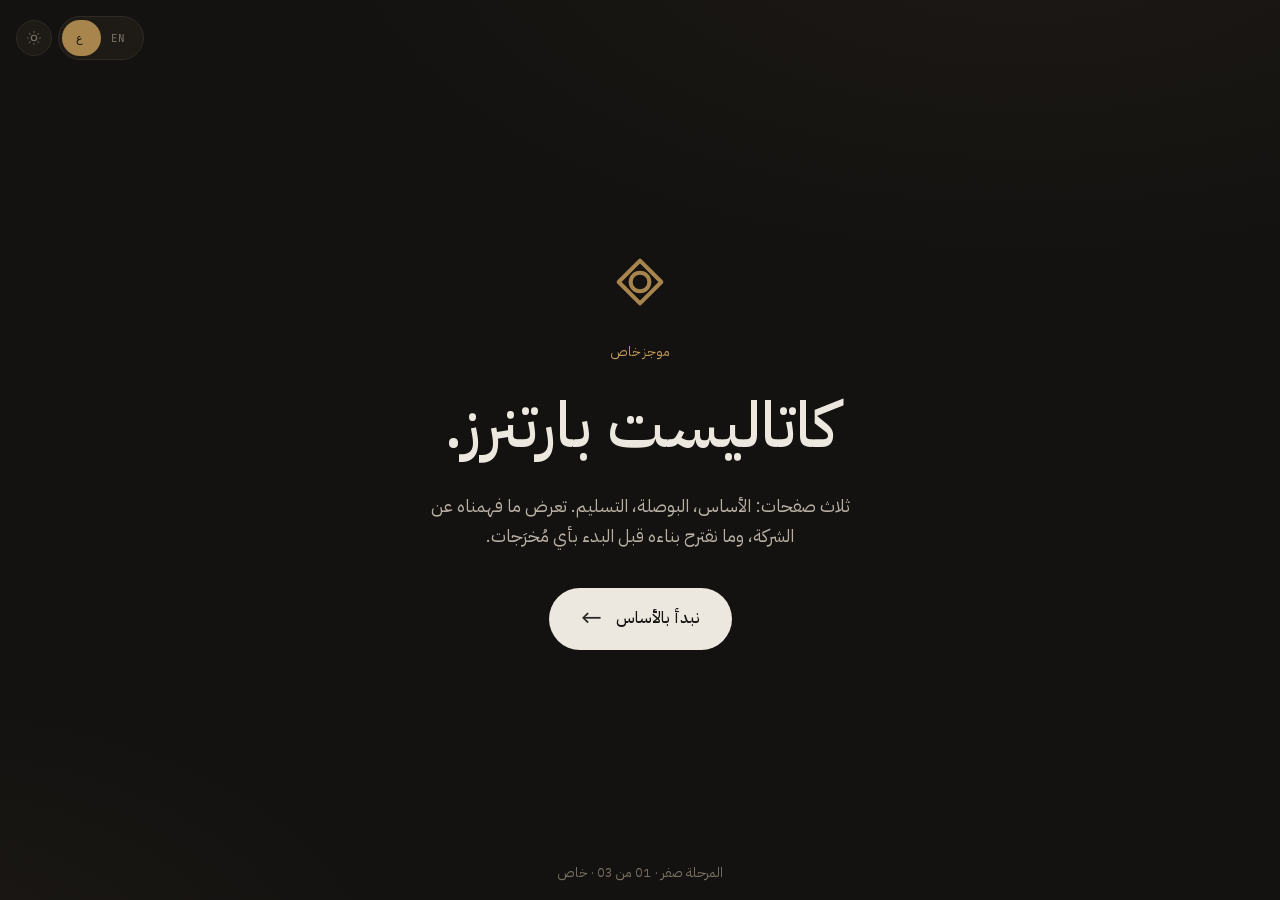
<file: index.html>
<!doctype html>
<html lang="ar" dir="rtl">
  <head>
    <meta charset="utf-8" />
    <meta
      name="viewport"
      content="width=device-width, initial-scale=1, viewport-fit=cover"
    />
    <meta name="robots" content="noindex, nofollow" />
    <title>كاتاليست بارتنرز — موجز خاص</title>

    <script>
      // Pre-paint: apply stored lang + theme so first frame is never wrong.
      (function () {
        try {
          var l = localStorage.getItem("cp_lang") || "ar";
          var t = localStorage.getItem("cp_theme") || "dark"; // default-dark, private night-read
          var h = document.documentElement;
          h.lang = l === "en" ? "en" : "ar";
          h.dir = l === "en" ? "ltr" : "rtl";
          h.setAttribute("data-theme", t === "light" ? "light" : "dark");
          h.setAttribute("data-lang", l);
        } catch (e) {}
      })();
    </script>

    <!-- AR — preload critical weights so first-paint text is real, not fallback. -->
    <link
      rel="preload"
      href="fonts/400.woff2"
      as="font"
      type="font/woff2"
      crossorigin
    />
    <link
      rel="preload"
      href="fonts/700.woff2"
      as="font"
      type="font/woff2"
      crossorigin
    />

    <!-- Design system: tokens, type scale, AR @font-face. -->
    <link rel="stylesheet" href="site/system.css" />

    <!-- EN fonts — async load, never blocks first paint. -->
    <link rel="preconnect" href="https://fonts.googleapis.com" />
    <link rel="preconnect" href="https://fonts.gstatic.com" crossorigin />
    <link
      rel="stylesheet"
      href="https://fonts.googleapis.com/css2?family=Instrument+Serif:ital@0;1&family=Inter+Tight:wght@400;500&family=JetBrains+Mono:wght@400&display=swap"
      media="print"
      onload="this.media = 'all'"
    />
    <noscript
      ><link
        rel="stylesheet"
        href="https://fonts.googleapis.com/css2?family=Instrument+Serif:ital@0;1&family=Inter+Tight:wght@400;500&family=JetBrains+Mono:wght@400&display=swap"
    /></noscript>

    <style>
      /* Page-only — system.css carries every shared token. */

      html[data-lang="en"] [data-show="ar"] {
        display: none;
      }
      html[data-lang="ar"] [data-show="en"] {
        display: none;
      }

      body {
        min-height: 100vh;
        background:
          radial-gradient(
            1200px 600px at 80% -10%,
            var(--paper-2) 0%,
            transparent 60%
          ),
          radial-gradient(
            900px 500px at -10% 110%,
            var(--paper-2) 0%,
            transparent 60%
          ),
          var(--paper);
        display: grid;
        place-items: center;
        padding: 48px var(--sx);
      }

      .wrap {
        max-width: 560px;
        width: 100%;
        text-align: center;
        display: flex;
        flex-direction: column;
        gap: 28px;
        align-items: center;
        opacity: 0;
        transform: translateY(12px);
        animation: rise 0.8s var(--ease) forwards;
      }
      @keyframes rise {
        to {
          opacity: 1;
          transform: none;
        }
      }

      .glyph {
        width: 64px;
        height: 64px;
        color: var(--bronze);
        animation: rotin 1.2s var(--ease);
      }
      @media (max-width: 480px) {
        .glyph { width: 52px; height: 52px; }
      }
      @keyframes rotin {
        from {
          opacity: 0;
          transform: rotate(-45deg) scale(0.7);
        }
        to {
          opacity: 1;
          transform: none;
        }
      }

      /* Eyebrow — EN is mono-uppercase tracked; AR is sentence-cased AR sans. */
      .eyebrow {
        font-family: var(--mono);
        font-size: var(--t-7);
        color: var(--mute);
        letter-spacing: var(--track-micro);
        text-transform: uppercase;
      }
      html[data-lang="ar"] .eyebrow {
        font-family: var(--ar);
        letter-spacing: 0;
        text-transform: none;
        font-size: var(--t-6);
        color: var(--bronze-2);
      }

      /* Display — EN serif italic, AR sans light. */
      h1 {
        font-family: var(--serif);
        font-style: italic;
        font-weight: 400;
        font-size: var(--t-display);
        line-height: var(--lh-tight);
        letter-spacing: var(--track-display);
        color: var(--ink);
      }
      html[data-lang="ar"] h1 {
        font-family: var(--ar);
        font-style: normal;
        font-weight: 500;
        font-size: var(--t-display);
        line-height: var(--lh-tight);
        letter-spacing: 0;
      }

      .for {
        font-family: var(--mono);
        font-size: var(--t-7);
        color: var(--mute);
        letter-spacing: var(--track-micro);
        text-transform: uppercase;
      }
      html[data-lang="ar"] .for {
        font-family: var(--ar);
        letter-spacing: 0;
        text-transform: none;
        font-size: var(--t-6);
      }

      .lede {
        font-size: var(--t-4);
        color: var(--ink-2);
        max-width: 42ch;
        line-height: var(--lh-prose);
      }
      html[data-lang="ar"] .lede {
        line-height: var(--lh-loose);
      }

      .enter {
        margin-top: 8px;
        appearance: none;
        border: 0;
        cursor: pointer;
        text-decoration: none;
        background: var(--ink);
        color: var(--paper);
        padding: 18px 32px;
        border-radius: 999px;
        font: inherit;
        font-size: var(--t-5);
        font-weight: 500;
        display: inline-flex;
        align-items: center;
        gap: 14px;
        transition:
          background 0.25s,
          transform 0.15s var(--ease);
      }
      .enter:hover {
        background: var(--bronze-2);
        transform: translateY(-1px);
      }
      .enter-arr {
        font-family: var(--serif);
        font-size: var(--t-3);
        line-height: 1;
        opacity: 0.9;
      }
      html[data-lang="ar"] .enter-arr {
        transform: scaleX(-1);
        font-family: var(--ar);
        font-weight: 400;
      }

      .controls {
        position: fixed;
        top: 16px;
        inset-inline-end: 16px;
        display: flex;
        align-items: center;
        gap: 6px;
        z-index: 10;
      }
      .lang-tog {
        position: relative;
        display: flex;
        align-items: stretch;
        direction: ltr;
        border: 1px solid var(--hair);
        border-radius: 999px;
        background: var(--card);
        padding: 3px;
        font-family: var(--mono);
        font-size: 11px;
      }
      .lang-tog::before {
        content: '';
        position: absolute;
        top: 3px;
        bottom: 3px;
        left: 3px;
        width: calc(50% - 3px);
        border-radius: 999px;
        background: var(--bronze);
        transition: transform 0.24s cubic-bezier(0.34,1.4,0.64,1);
        pointer-events: none;
        will-change: transform;
      }
      html[data-lang="ar"] .lang-tog::before { transform: translateX(0); }
      html[data-lang="en"] .lang-tog::before { transform: translateX(100%); }
      .lang-tog button {
        position: relative;
        z-index: 1;
        flex: 1;
        appearance: none;
        border: 0;
        background: transparent;
        color: var(--mute);
        padding: 8px 14px;
        min-height: 36px;
        cursor: pointer;
        font-family: inherit;
        font-size: inherit;
        letter-spacing: 0.06em;
        border-radius: 999px;
        transition: color 0.22s ease;
        -webkit-tap-highlight-color: transparent;
      }
      #lng-ar { letter-spacing: 0; }
      .lang-tog button.on,
      .lang-tog button[aria-pressed="true"] { color: var(--paper); }
      .lang-tog button:not(.on):hover { color: var(--ink); }
      .lang-tog button:active { opacity: 0.8; }
      .lang-tog button:focus-visible {
        outline: 2px solid var(--bronze);
        outline-offset: 2px;
      }
      .theme-btn {
        appearance: none;
        border: 1px solid var(--hair);
        background: var(--card);
        color: var(--mute);
        cursor: pointer;
        border-radius: 50%;
        width: 36px;
        height: 36px;
        display: grid;
        place-items: center;
        transition:
          color 0.2s,
          border-color 0.2s;
      }
      .theme-btn:hover {
        color: var(--bronze);
        border-color: var(--bronze);
      }
      .theme-btn svg {
        width: 16px;
        height: 16px;
      }

      .seal {
        position: fixed;
        bottom: 16px;
        inset-inline-start: 0;
        inset-inline-end: 0;
        text-align: center;
        font-family: var(--mono);
        font-size: var(--t-7);
        color: var(--mute);
        letter-spacing: var(--track-micro);
        text-transform: uppercase;
      }
      html[data-lang="ar"] .seal {
        font-family: var(--ar);
        letter-spacing: 0;
        text-transform: none;
        font-size: var(--t-6);
      }
    </style>
  </head>
  <body>
    <div class="controls">
      <div class="lang-tog" role="group" aria-label="Language">
        <button id="lng-ar" type="button" aria-label="Arabic">ع</button>
        <button id="lng-en" type="button" aria-label="English">EN</button>
      </div>
      <button
        class="theme-btn"
        id="theme-btn"
        type="button"
        aria-label="Toggle theme"
      >
        <svg
          id="theme-icon-moon"
          viewBox="0 0 24 24"
          fill="none"
          stroke="currentColor"
          stroke-width="1.6"
        >
          <path d="M21 12.8A9 9 0 1 1 11.2 3a7 7 0 0 0 9.8 9.8Z" />
        </svg>
        <svg
          id="theme-icon-sun"
          viewBox="0 0 24 24"
          fill="none"
          stroke="currentColor"
          stroke-width="1.6"
          style="display: none"
        >
          <circle cx="12" cy="12" r="4" />
          <path
            d="M12 2v2M12 20v2M2 12h2M20 12h2M5 5l1.5 1.5M17.5 17.5 19 19M5 19l1.5-1.5M17.5 6.5 19 5"
          />
        </svg>
      </button>
    </div>

    <div class="wrap">
      <svg
        class="glyph"
        viewBox="0 0 24 24"
        fill="none"
        stroke="currentColor"
        stroke-width="1.5"
        stroke-linecap="round"
        stroke-linejoin="round"
        shape-rendering="geometricPrecision"
        aria-hidden="true"
      >
        <path d="M4 12 L12 4 L20 12 L12 20 Z" />
        <circle cx="12" cy="12" r="3.5" />
      </svg>

      <div class="eyebrow">
        <span data-show="en">A private brief</span>
        <span data-show="ar">موجز خاص</span>
      </div>

      <h1 data-show="en">Catalyst Partners.</h1>
      <h1 data-show="ar">كاتاليست بارتنرز.</h1>

      <p class="lede" data-show="en">
        Three pages. Foundation, Compass, Handoff. They set out what we
        understand about the firm, and what we propose to build before any
        deliverable is touched.
      </p>
      <p class="lede" data-show="ar">
        ثلاث صفحات: الأساس، البوصلة، التسليم. تعرض ما فهمناه عن الشركة، وما
        نقترح بناءه قبل البدء بأي مُخرَجات.
      </p>

      <a class="enter" href="client/foundation.html">
        <span data-show="en">Begin with Foundation</span>
        <span data-show="ar">نبدأ بالأساس</span>
        <span class="enter-arr">→</span>
      </a>
    </div>

    <div class="seal">
      <span data-show="en">Phase 0 · 01 of 03 · Private</span>
      <span data-show="ar">المرحلة صفر · 01 من 03 · خاص</span>
    </div>

    <script>
      (function () {
        var root = document.documentElement;
        var btnAr = document.getElementById("lng-ar");
        var btnEn = document.getElementById("lng-en");
        var themeBtn = document.getElementById("theme-btn");
        var moon = document.getElementById("theme-icon-moon");
        var sun = document.getElementById("theme-icon-sun");

        function applyLang(l) {
          l = l === "en" ? "en" : "ar";
          root.lang = l === "en" ? "en" : "ar";
          root.dir = l === "en" ? "ltr" : "rtl";
          root.setAttribute("data-lang", l);
          btnAr.classList.toggle("on", l === "ar");
      btnAr.setAttribute("aria-pressed", l === "ar" ? "true" : "false");
          btnEn.classList.toggle("on", l === "en");
      btnEn.setAttribute("aria-pressed", l === "en" ? "true" : "false");
          try {
            localStorage.setItem("cp_lang", l);
          } catch (e) {}
        }
        btnAr.addEventListener("click", function () {
          applyLang("ar");
        });
        btnEn.addEventListener("click", function () {
          applyLang("en");
        });
        applyLang(root.getAttribute("data-lang") || "ar");

        function applyTheme(t) {
          t = t === "light" ? "light" : "dark";
          root.setAttribute("data-theme", t);
          moon.style.display = t === "dark" ? "none" : "block";
          sun.style.display = t === "dark" ? "block" : "none";
          try {
            localStorage.setItem("cp_theme", t);
          } catch (e) {}
        }
        themeBtn.addEventListener("click", function () {
          applyTheme(
            root.getAttribute("data-theme") === "dark" ? "light" : "dark",
          );
        });
        applyTheme(root.getAttribute("data-theme") || "dark");
      })();
    </script>
  </body>
</html>
</file>
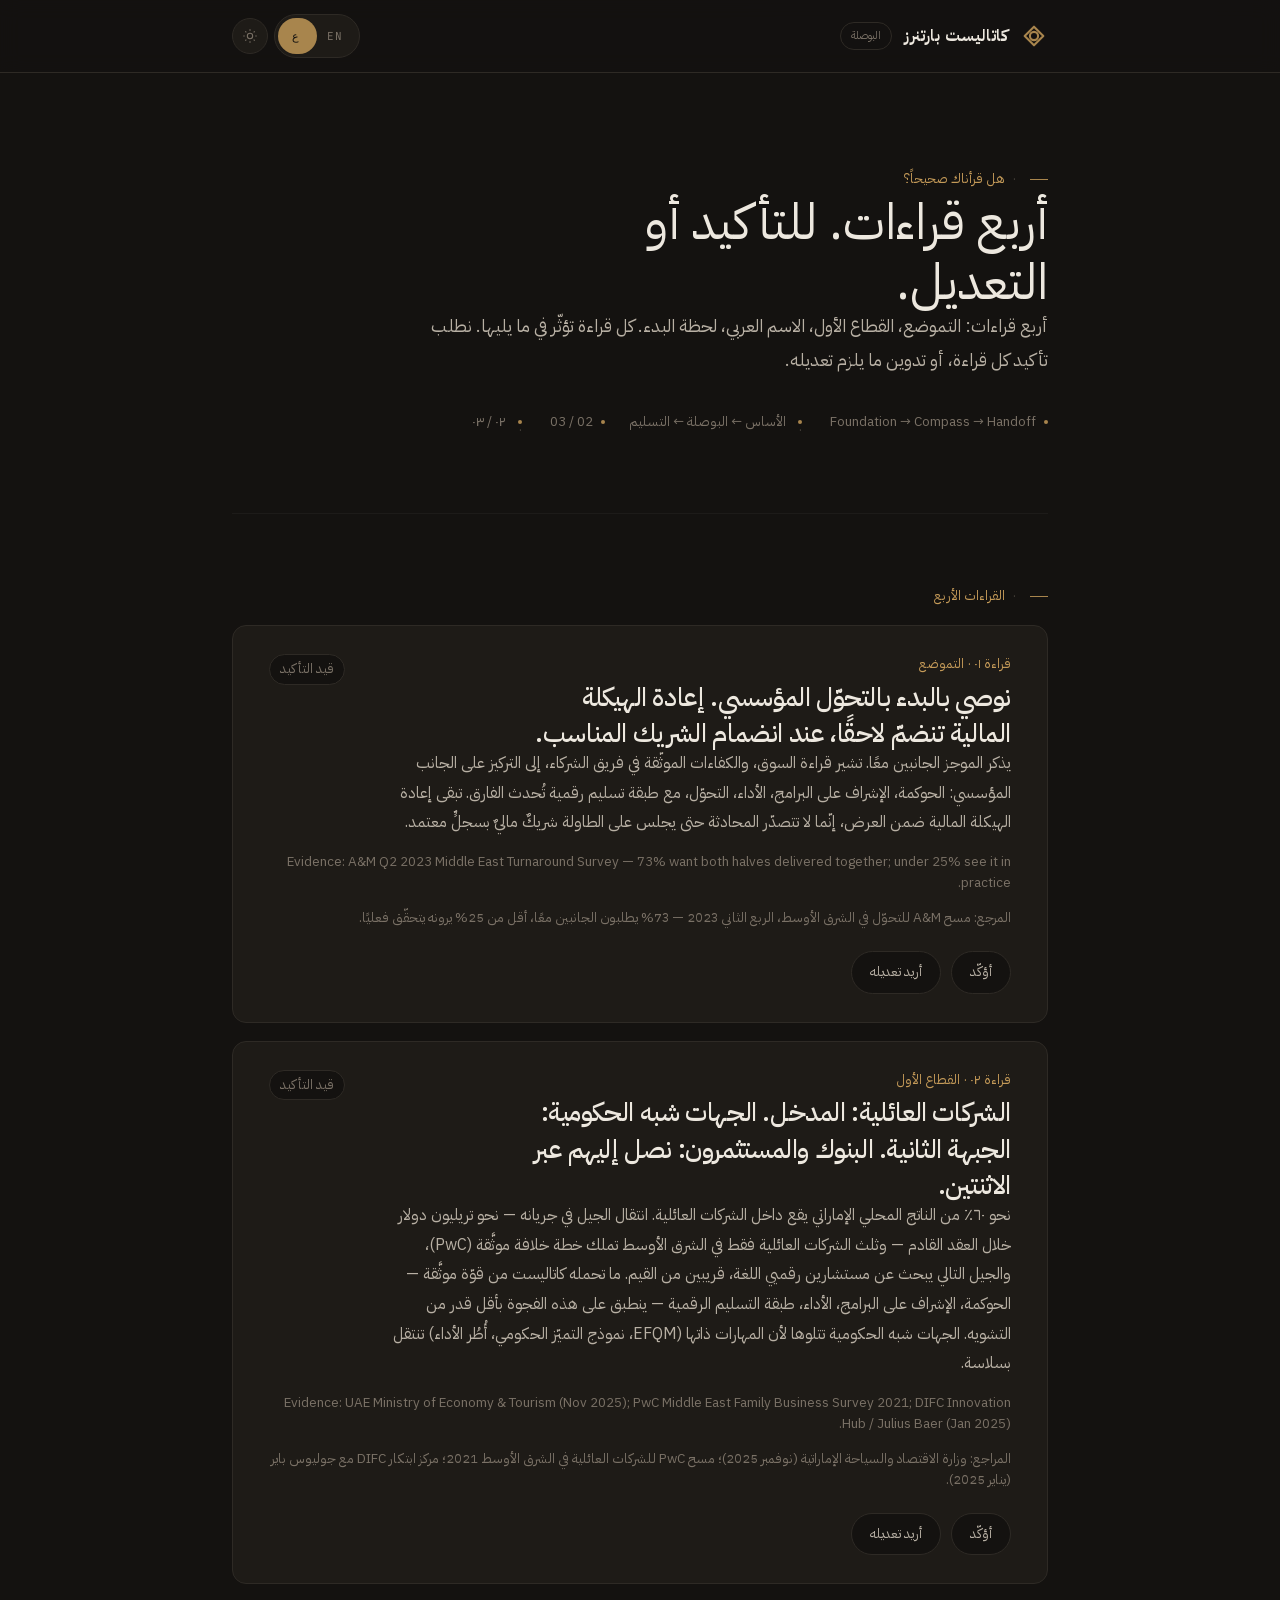
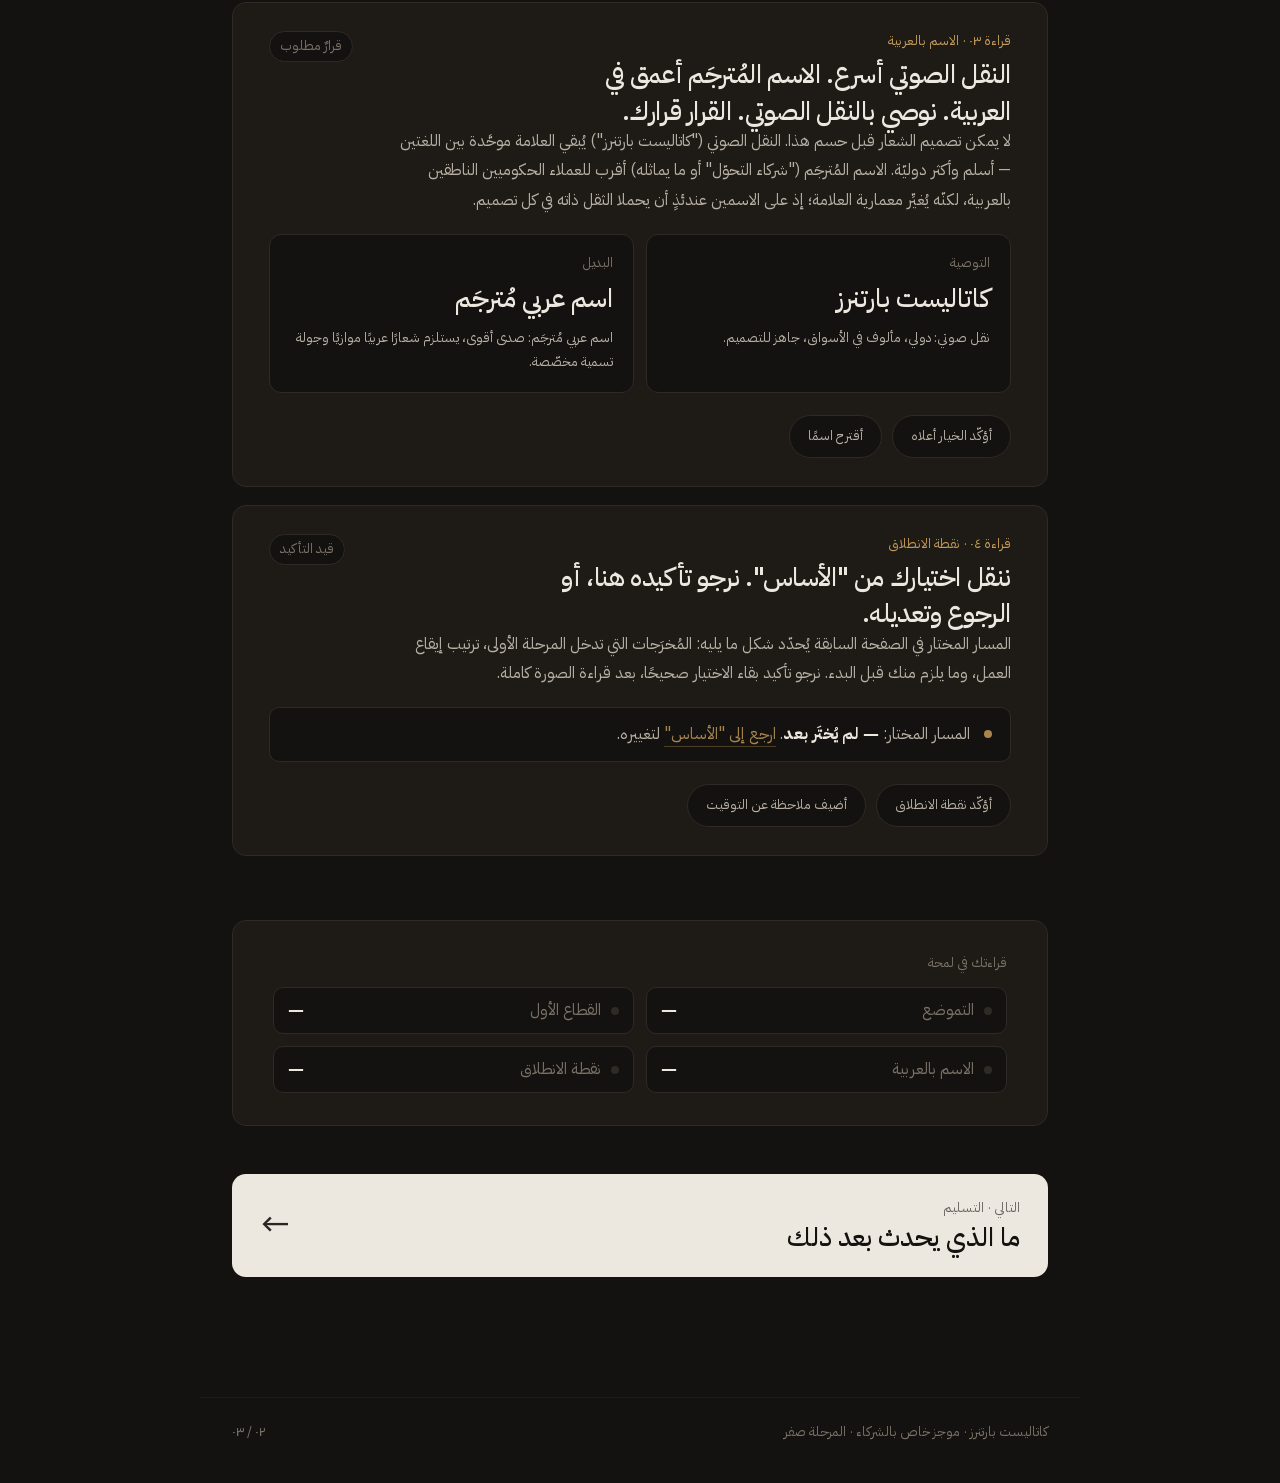
<file: client/compass.html>
<!doctype html>
<html lang="ar" dir="rtl">
  <head>
    <meta charset="utf-8" />
    <meta
      name="viewport"
      content="width=device-width, initial-scale=1, viewport-fit=cover"
    />
    <meta name="robots" content="noindex, nofollow" />
    <title>كاتاليست بارتنرز — البوصلة</title>

    <script>
      // Pre-paint: apply stored lang + theme so first frame is never wrong.
      (function () {
        try {
          var l = localStorage.getItem("cp_lang") || "ar";
          var t = localStorage.getItem("cp_theme") || "dark"; // default-dark, private night-read
          var h = document.documentElement;
          h.lang = l === "en" ? "en" : "ar";
          h.dir = "rtl"; // bilingual: always RTL
          h.setAttribute("data-theme", t === "light" ? "light" : "dark");
          h.setAttribute("data-lang", l);
        } catch (e) {}
      })();
    </script>

    <link
      rel="preload"
      href="../fonts/400.woff2"
      as="font"
      type="font/woff2"
      crossorigin
    />
    <link
      rel="preload"
      href="../fonts/700.woff2"
      as="font"
      type="font/woff2"
      crossorigin
    />

    <link rel="stylesheet" href="../site/system.css" />

    <link rel="preconnect" href="https://fonts.googleapis.com" />
    <link rel="preconnect" href="https://fonts.gstatic.com" crossorigin />
    <link
      rel="stylesheet"
      href="https://fonts.googleapis.com/css2?family=Instrument+Serif:ital@0;1&family=Inter+Tight:wght@400;500&family=JetBrains+Mono:wght@400&display=swap"
      media="print"
      onload="this.media = 'all'"
    />
    <noscript
      ><link
        rel="stylesheet"
        href="https://fonts.googleapis.com/css2?family=Instrument+Serif:ital@0;1&family=Inter+Tight:wght@400;500&family=JetBrains+Mono:wght@400&display=swap"
    /></noscript>

    <style>
      /* Page-only CSS — design tokens, type scale, AR @font-face all live in site/system.css. */
      html {
        scroll-behavior: smooth;
      }

      body {
        background:
          radial-gradient(
            1200px 600px at 80% -10%,
            var(--paper-2) 0%,
            transparent 60%
          ),
          radial-gradient(
            900px 500px at -10% 110%,
            var(--paper-2) 0%,
            transparent 60%
          ),
          var(--paper);
        min-height: 100vh;
      }

      .en,
      .ar,
      [data-show] {
        display: revert;
      }
      [data-show="en"],
      [data-show="ar"] {
        display: revert;
      }
      html[data-lang="ar"] [data-show="en"] {
        display: none;
      }
      html[data-lang="en"] [data-show="ar"] {
        display: none;
      }
      .en {
        direction: ltr;
        unicode-bidi: isolate;
      }
      .ar {
        direction: rtl;
        unicode-bidi: isolate;
      }

      /* ── Bilingual pair layout ── */
      /* Inline pairs: centered dot between EN and AR */
      .eyebrow [data-show="en"] + [data-show="ar"]::before,
      .meta [data-show="en"] + [data-show="ar"]::before {
        content: " · ";
        color: var(--mute-3);
        margin-inline: 0.3em;
      }

      /* Block pairs: tighten margin so they read as a unit */
      h1[data-show="en"] + h1[data-show="ar"] {
        margin-top: -0.3em;
      }
      p[data-show="en"] + p[data-show="ar"],
      h2[data-show="en"] + h2[data-show="ar"] {
        margin-top: -0.2em;
      }

      /* h1 bilingual pair: EN secondary, AR primary — only in AR mode */
      html[data-lang="ar"] h1[data-show="en"] {
        font-size: var(--t-1);
        opacity: 0.85;
        margin-bottom: 0;
      }
      html[data-lang="ar"] h1[data-show="ar"] {
        font-size: var(--t-display);
      }

      /* ── Bilingual: both languages always visible, each in its correct font ── */
      /* When AR mode active, EN spans inherit AR font from parent — override */
      html[data-lang="ar"] .en {
        font-family: var(--sans);
      }
      html[data-lang="ar"] h1 .en,
      html[data-lang="ar"] h2 .en,
      html[data-lang="ar"] h3 .en {
        font-family: var(--serif);
      }
      html[data-lang="ar"] h3 .en {
        font-style: italic;
      }
      /* When EN mode active, AR spans inherit sans/serif — override to AR */
      html[data-lang="en"] .ar {
        font-family: var(--ar);
      }

      /* EN spans inside RTL parent — keep correct EN fonts */
      [dir="rtl"] .en {
        font-family: var(--sans);
      }
      [dir="rtl"] h1 .en,
      [dir="rtl"] h2 .en {
        font-family: var(--serif);
      }
      [dir="rtl"] .pillar h3 .en {
        font-family: var(--serif);
        font-style: italic;
      }

      .masthead {
        position: sticky;
        top: 0;
        z-index: 60;
        background: color-mix(in oklab, var(--paper) 88%, transparent);
        backdrop-filter: saturate(1.2) blur(10px);
        border-bottom: 1px solid var(--hair);
      }
      .masthead-row {
        max-width: var(--col-wide);
        margin: 0 auto;
        padding: 14px var(--sx);
        display: flex;
        align-items: center;
        justify-content: space-between;
        gap: 16px;
        min-height: var(--nav-h);
      }
      .markline {
        display: flex;
        align-items: center;
        gap: 12px;
        min-width: 0;
      }
      .glyph {
        width: 28px;
        height: 28px;
        color: var(--bronze);
        flex-shrink: 0;
        transition: transform 0.6s var(--ease);
      }
      @media (max-width: 480px) {
        .glyph { width: 24px; height: 24px; }
      }
      .markline:hover .glyph {
        transform: rotate(45deg);
      }
      .wordmark {
        font-weight: 500;
        font-size: var(--t-5);
        letter-spacing: 0.01em;
        white-space: nowrap;
      }
      html[data-lang="ar"] .wordmark {
        font-weight: 600;
        font-size: var(--t-5);
      }
      .pagetag {
        font-family: var(--mono);
        font-size: var(--t-7);
        text-transform: uppercase;
        letter-spacing: 0.18em;
        color: var(--mute);
        padding: 4px 10px;
        border: 1px solid var(--hair);
        border-radius: 999px;
      }
      html[data-lang="ar"] .pagetag {
        font-family: var(--ar);
        letter-spacing: 0;
        font-size: var(--t-7);
        text-transform: none;
      }

      .controls {
        display: flex;
        align-items: center;
        gap: 6px;
      }
      .lang-tog {
        position: relative;
        display: flex;
        align-items: stretch;
        direction: ltr;
        border: 1px solid var(--hair);
        border-radius: 999px;
        background: var(--card);
        padding: 3px;
        font-family: var(--mono);
        font-size: 11px;
      }
      .lang-tog::before {
        content: '';
        position: absolute;
        top: 3px;
        bottom: 3px;
        left: 3px;
        width: calc(50% - 3px);
        border-radius: 999px;
        background: var(--bronze);
        transition: transform 0.24s cubic-bezier(0.34,1.4,0.64,1);
        pointer-events: none;
        will-change: transform;
      }
      html[data-lang="ar"] .lang-tog::before { transform: translateX(0); }
      html[data-lang="en"] .lang-tog::before { transform: translateX(100%); }
      .lang-tog button {
        position: relative;
        z-index: 1;
        flex: 1;
        appearance: none;
        border: 0;
        background: transparent;
        color: var(--mute);
        padding: 8px 14px;
        min-height: 36px;
        cursor: pointer;
        font-family: inherit;
        font-size: inherit;
        letter-spacing: 0.06em;
        border-radius: 999px;
        transition: color 0.22s ease;
        -webkit-tap-highlight-color: transparent;
      }
      #lng-ar { letter-spacing: 0; }
      .lang-tog button.on,
      .lang-tog button[aria-pressed="true"] { color: var(--paper); }
      .lang-tog button:not(.on):hover { color: var(--ink); }
      .lang-tog button:active { opacity: 0.8; }
      .lang-tog button:focus-visible {
        outline: 2px solid var(--bronze);
        outline-offset: 2px;
      }
      .theme-btn {
        appearance: none;
        border: 1px solid var(--hair);
        background: var(--card);
        color: var(--mute);
        cursor: pointer;
        border-radius: 50%;
        width: 36px;
        height: 36px;
        display: grid;
        place-items: center;
        transition:
          color 0.2s,
          border-color 0.2s;
      }
      .theme-btn:hover {
        color: var(--bronze);
        border-color: var(--bronze);
      }
      .theme-btn svg {
        width: 16px;
        height: 16px;
      }

      main {
        max-width: var(--col-wide);
        margin: 0 auto;
        padding: 0 var(--sx);
      }
      section {
        padding: 72px 0;
        border-bottom: 1px solid var(--rule);
      }
      section:last-of-type {
        border-bottom: 0;
      }
      @media (max-width: 680px) {
        section {
          padding: 56px 0;
        }
      }

      .eyebrow {
        font-family: var(--mono);
        font-size: var(--t-7);
        text-transform: uppercase;
        letter-spacing: 0.22em;
        color: var(--mute);
        display: flex;
        align-items: center;
        gap: 10px;
        margin-bottom: 18px;
      }
      html[data-lang="ar"] .eyebrow {
        font-family: var(--ar);
        letter-spacing: 0;
        font-size: var(--t-6);
        text-transform: none;
        color: var(--bronze-2);
      }
      .eyebrow::before {
        content: "";
        width: 18px;
        height: 1px;
        background: var(--bronze);
      }

      .hero {
        padding: 96px 0 80px;
        border-bottom: 1px solid var(--rule);
      }
      .hero h1 {
        font-family: var(--serif);
        font-weight: 400;
        font-style: italic;
        font-size: var(--t-display);
        line-height: 1.05;
        letter-spacing: -0.01em;
        color: var(--ink);
        max-width: 14ch;
      }
      html[data-lang="ar"] .hero h1 {
        font-family: var(--ar);
        font-style: normal;
        font-weight: 300;
        line-height: 1.2;
        letter-spacing: 0;
        font-size: var(--t-1);
        max-width: 16ch;
      }
      .hero .lede {
        margin-top: 28px;
        max-width: var(--col);
        font-size: var(--t-4);
        color: var(--ink-2);
        line-height: 1.55;
      }
      html[data-lang="ar"] .hero .lede {
        line-height: 1.85;
      }
      .hero .meta {
        margin-top: 36px;
        display: flex;
        flex-wrap: wrap;
        gap: 24px;
        font-family: var(--mono);
        font-size: var(--t-7);
        color: var(--mute);
        letter-spacing: 0.1em;
        text-transform: uppercase;
      }
      html[data-lang="ar"] .hero .meta {
        font-family: var(--ar);
        font-size: var(--t-6);
        letter-spacing: 0;
        text-transform: none;
      }
      .hero .meta span {
        display: inline-flex;
        align-items: center;
        gap: 8px;
      }
      .hero .meta span::before {
        content: "";
        width: 4px;
        height: 4px;
        border-radius: 50%;
        background: var(--bronze);
      }

      /* Claim cards */
      .claims {
        display: flex;
        flex-direction: column;
        gap: 18px;
        margin-top: 4px;
      }
      .claim {
        background: var(--card);
        border: 1px solid var(--hair);
        border-radius: 14px;
        padding: 28px clamp(22px, 3.5vw, 36px);
        transition: border-color 0.25s var(--ease);
        position: relative;
      }
      .claim[data-state="agreed"] {
        border-color: var(--sage);
        background: linear-gradient(180deg, var(--sage-bg), var(--card) 60%);
      }
      .claim[data-state="refined"] {
        border-color: var(--bronze);
        background: linear-gradient(
          180deg,
          color-mix(in oklab, var(--bronze) 5%, var(--card)),
          var(--card) 60%
        );
      }

      .claim-head {
        display: flex;
        align-items: flex-start;
        justify-content: space-between;
        gap: 18px;
        flex-wrap: wrap;
      }
      .claim-id {
        font-family: var(--mono);
        font-size: var(--t-7);
        letter-spacing: 0.18em;
        text-transform: uppercase;
        color: var(--bronze-2);
      }
      html[data-lang="ar"] .claim-id {
        font-family: var(--ar);
        letter-spacing: 0;
        text-transform: none;
        font-size: var(--t-6);
      }
      .claim-state {
        font-family: var(--mono);
        font-size: var(--t-7);
        letter-spacing: 0.18em;
        text-transform: uppercase;
        color: var(--mute);
        padding: 4px 10px;
        border: 1px solid var(--hair);
        border-radius: 999px;
        background: var(--paper);
      }
      html[data-lang="ar"] .claim-state {
        font-family: var(--ar);
        letter-spacing: 0;
        text-transform: none;
        font-size: var(--t-6);
      }
      .claim[data-state="agreed"] .claim-state {
        color: var(--sage);
        border-color: var(--sage);
      }
      .claim[data-state="refined"] .claim-state {
        color: var(--bronze);
        border-color: var(--bronze);
      }

      .claim h2 {
        margin-top: 14px;
        font-family: var(--serif);
        font-style: italic;
        font-weight: 400;
        font-size: var(--t-2);
        line-height: 1.2;
        color: var(--ink);
        max-width: 30ch;
      }
      html[data-lang="ar"] .claim h2 {
        font-family: var(--ar);
        font-style: normal;
        font-weight: 500;
        font-size: var(--t-3);
        line-height: 1.4;
      }
      .claim p.body {
        margin-top: 14px;
        color: var(--ink-2);
        max-width: 62ch;
        font-size: var(--t-5);
        line-height: 1.65;
      }
      html[data-lang="ar"] .claim p.body {
        font-size: var(--t-5);
        line-height: 1.85;
      }
      .claim small.cite {
        display: block;
        margin-top: 14px;
        font-family: var(--mono);
        font-size: var(--t-7);
        letter-spacing: 0.12em;
        text-transform: uppercase;
        color: var(--mute);
      }
      html[data-lang="ar"] .claim small.cite {
        font-family: var(--ar);
        letter-spacing: 0;
        text-transform: none;
        font-size: var(--t-6);
      }

      .claim-actions {
        margin-top: 22px;
        display: flex;
        align-items: center;
        gap: 10px;
        flex-wrap: wrap;
      }
      .act {
        appearance: none;
        border: 1px solid var(--hair);
        background: var(--paper);
        color: var(--ink-2);
        font: inherit;
        letter-spacing: 0.12em;
        text-transform: uppercase;
        padding: 10px 18px;
        border-radius: 999px;
        cursor: pointer;
        transition:
          background 0.2s,
          border-color 0.2s,
          color 0.2s;
      }
      html[data-lang="ar"] .act {
        font-family: var(--ar);
        letter-spacing: 0;
        text-transform: none;
        font-size: var(--t-6);
      }
      .act:hover {
        border-color: var(--ink);
        color: var(--ink);
      }
      .act[data-on="true"][data-type="agree"] {
        background: var(--sage);
        color: #fff;
        border-color: var(--sage);
      }
      .act[data-on="true"][data-type="refine"] {
        background: var(--bronze);
        color: #fff;
        border-color: var(--bronze);
      }

      .refine-panel {
        margin-top: 14px;
        display: none;
      }
      .refine-panel[data-open="true"] {
        display: block;
      }
      .refine-panel textarea {
        width: 100%;
        min-height: 88px;
        resize: vertical;
        background: var(--paper);
        border: 1px solid var(--hair);
        border-radius: 10px;
        padding: 14px 16px;
        color: var(--ink);
        font: inherit;
        line-height: 1.7;
      }
      html[data-lang="ar"] .refine-panel textarea {
        font-family: var(--ar);
        font-size: var(--t-5);
        line-height: 1.85;
      }
      .refine-panel textarea:focus {
        outline: 0;
        border-color: var(--bronze);
      }
      .refine-help {
        margin-top: 8px;
        font-family: var(--mono);
        font-size: var(--t-7);
        letter-spacing: 0.12em;
        text-transform: uppercase;
        color: var(--mute);
      }
      html[data-lang="ar"] .refine-help {
        font-family: var(--ar);
        letter-spacing: 0;
        text-transform: none;
        font-size: var(--t-6);
      }

      /* Inline Arabic-name choice (claim 03) */
      .name-options {
        margin-top: 18px;
        display: grid;
        grid-template-columns: 1fr 1fr;
        gap: 12px;
      }
      @media (max-width: 600px) {
        .name-options {
          grid-template-columns: 1fr;
        }
      }
      .name-opt {
        appearance: none;
        text-align: start;
        cursor: pointer;
        font: inherit;
        color: inherit;
        border: 1px solid var(--hair);
        background: var(--paper);
        border-radius: 12px;
        padding: 18px 20px;
        transition:
          border-color 0.2s,
          transform 0.2s var(--ease);
        display: flex;
        flex-direction: column;
        gap: 6px;
      }
      .name-opt:hover {
        border-color: var(--bronze);
        transform: translateY(-1px);
      }
      .name-opt[data-on="true"] {
        border-color: var(--bronze);
        background: linear-gradient(
          180deg,
          color-mix(in oklab, var(--bronze) 6%, var(--paper)),
          var(--paper) 60%
        );
      }
      .name-opt-label {
        font-family: var(--mono);
        font-size: var(--t-7);
        letter-spacing: 0.18em;
        text-transform: uppercase;
        color: var(--mute);
      }
      html[data-lang="ar"] .name-opt-label {
        font-family: var(--ar);
        letter-spacing: 0;
        text-transform: none;
        font-size: var(--t-6);
      }
      .name-opt-ar {
        font-family: var(--ar);
        font-size: var(--t-3);
        font-weight: 500;
        color: var(--ink);
        direction: rtl;
        text-align: start;
      }
      .name-opt-note {
        font-size: var(--t-6);
        color: var(--ink-2);
        line-height: 1.6;
      }
      html[data-lang="ar"] .name-opt-note {
        font-size: var(--t-6);
        line-height: 1.8;
      }

      /* Scope mirror — read-only display of foundation choice */
      .scope-mirror {
        display: flex;
        align-items: center;
        gap: 14px;
        padding: 14px 18px;
        background: var(--paper);
        border: 1px solid var(--hair);
        border-radius: 10px;
        margin-top: 18px;
      }
      .scope-mirror-dot {
        width: 8px;
        height: 8px;
        border-radius: 50%;
        background: var(--bronze);
        flex-shrink: 0;
      }
      .scope-mirror-text {
        font-size: var(--t-6);
        color: var(--ink-2);
      }
      html[data-lang="ar"] .scope-mirror-text {
        font-size: var(--t-5);
      }
      .scope-mirror-text strong {
        color: var(--ink);
        font-weight: 500;
      }
      html[data-lang="ar"] .scope-mirror-text strong {
        font-weight: 600;
      }
      .scope-mirror a {
        color: var(--bronze);
        text-decoration: none;
        border-bottom: 1px solid
          color-mix(in oklab, var(--bronze) 40%, transparent);
      }
      .scope-mirror a:hover {
        color: var(--bronze-2);
        border-bottom-color: var(--bronze-2);
      }

      /* Summary */
      .summary {
        margin-top: 64px;
        padding: 32px clamp(24px, 4vw, 40px);
        background: var(--card);
        border: 1px solid var(--hair);
        border-radius: 14px;
      }
      .summary-title {
        font-family: var(--mono);
        font-size: var(--t-7);
        letter-spacing: 0.2em;
        text-transform: uppercase;
        color: var(--mute);
        margin-bottom: 14px;
      }
      html[data-lang="ar"] .summary-title {
        font-family: var(--ar);
        letter-spacing: 0;
        text-transform: none;
        font-size: var(--t-6);
      }
      .summary-grid {
        display: grid;
        grid-template-columns: repeat(2, 1fr);
        gap: 12px;
      }
      @media (max-width: 680px) {
        .summary-grid {
          grid-template-columns: 1fr;
        }
      }
      .summary-row {
        display: flex;
        align-items: center;
        gap: 10px;
        padding: 10px 14px;
        background: var(--paper);
        border: 1px solid var(--hair);
        border-radius: 10px;
        font-size: var(--t-6);
      }
      html[data-lang="ar"] .summary-row {
        font-size: var(--t-5);
      }
      .summary-dot {
        width: 8px;
        height: 8px;
        border-radius: 50%;
        background: var(--hair);
        flex-shrink: 0;
      }
      .summary-row[data-state="agreed"] .summary-dot {
        background: var(--sage);
      }
      .summary-row[data-state="refined"] .summary-dot {
        background: var(--bronze);
      }
      .summary-row span.k {
        color: var(--mute);
        min-width: 0;
        flex: 1;
      }
      .summary-row span.v {
        color: var(--ink);
        font-weight: 500;
      }
      html[data-lang="ar"] .summary-row span.v {
        font-weight: 600;
      }

      /* Next */
      .nextcta {
        margin-top: 48px;
        display: flex;
        align-items: center;
        justify-content: space-between;
        gap: 18px;
        padding: 24px 28px;
        background: var(--ink);
        color: var(--paper);
        border-radius: 14px;
        text-decoration: none;
        transition: background 0.2s;
      }
      .nextcta:hover {
        background: var(--bronze-2);
      }
      .nextcta-l {
        display: flex;
        flex-direction: column;
        gap: 4px;
        min-width: 0;
      }
      .nextcta-eyebrow {
        font-family: var(--mono);
        font-size: var(--t-7);
        letter-spacing: 0.2em;
        text-transform: uppercase;
        opacity: 0.6;
      }
      html[data-lang="ar"] .nextcta-eyebrow {
        font-family: var(--ar);
        letter-spacing: 0;
        text-transform: none;
        font-size: var(--t-6);
      }
      .nextcta-h {
        font-family: var(--serif);
        font-style: italic;
        font-size: var(--t-3);
        line-height: 1.15;
      }
      html[data-lang="ar"] .nextcta-h {
        font-family: var(--ar);
        font-style: normal;
        font-weight: 500;
        font-size: var(--t-3);
      }
      .nextcta-arr {
        font-family: var(--serif);
        font-size: var(--t-2);
        line-height: 1;
        opacity: 0.9;
      }
      html[data-lang="ar"] .nextcta-arr {
        transform: scaleX(-1);
        font-family: var(--ar);
        font-weight: 300;
      }

      footer {
        max-width: var(--col-wide);
        margin: 48px auto 0;
        padding: 24px var(--sx) 40px;
        display: flex;
        align-items: center;
        justify-content: space-between;
        gap: 14px;
        border-top: 1px solid var(--rule);
        font-family: var(--mono);
        font-size: var(--t-7);
        color: var(--mute);
        letter-spacing: 0.12em;
        text-transform: uppercase;
      }
      html[data-lang="ar"] footer {
        font-family: var(--ar);
        letter-spacing: 0;
        text-transform: none;
        font-size: var(--t-6);
      }

      .reveal {
        opacity: 0;
        transform: translateY(14px);
        transition:
          opacity 0.7s var(--ease),
          transform 0.7s var(--ease);
      }
      .reveal.in {
        opacity: 1;
        transform: none;
      }
    </style>
  </head>
  <body>
    <header class="masthead">
      <div class="masthead-row">
        <div class="markline">
          <svg
            class="glyph"
            viewBox="0 0 24 24"
            fill="none"
            stroke="currentColor"
            stroke-width="1.8"
            stroke-linecap="round"
            stroke-linejoin="round"
            shape-rendering="geometricPrecision"
            aria-hidden="true"
          >
            <path d="M4 12 L12 4 L20 12 L12 20 Z" />
            <circle cx="12" cy="12" r="3.5" />
          </svg>
          <span class="wordmark" data-show="en">Catalyst Partners</span>
          <span class="wordmark" data-show="ar">كاتاليست بارتنرز</span>
          <span class="pagetag" data-show="en">Compass</span>
          <span class="pagetag" data-show="ar">البوصلة</span>
        </div>
        <div class="controls">
          <div class="lang-tog" role="group" aria-label="Language">
            <button id="lng-ar" type="button" aria-label="Arabic">ع</button>
            <button id="lng-en" type="button" aria-label="English">EN</button>
          </div>
          <button
            class="theme-btn"
            id="theme-btn"
            type="button"
            aria-label="Toggle theme"
          >
            <svg
              id="theme-icon-moon"
              viewBox="0 0 24 24"
              fill="none"
              stroke="currentColor"
              stroke-width="1.6"
            >
              <path d="M21 12.8A9 9 0 1 1 11.2 3a7 7 0 0 0 9.8 9.8Z" />
            </svg>
            <svg
              id="theme-icon-sun"
              viewBox="0 0 24 24"
              fill="none"
              stroke="currentColor"
              stroke-width="1.6"
              style="display: none"
            >
              <circle cx="12" cy="12" r="4" />
              <path
                d="M12 2v2M12 20v2M2 12h2M20 12h2M5 5l1.5 1.5M17.5 17.5 19 19M5 19l1.5-1.5M17.5 6.5 19 5"
              />
            </svg>
          </button>
        </div>
      </div>
    </header>

    <main>
      <section class="hero">
        <div class="eyebrow">
          <span data-show="en">Did we read you right?</span>
          <span data-show="ar">هل قرأناك صحيحاً؟</span>
        </div>
        <h1 data-show="en">Four readings. Confirm or refine.</h1>
        <h1 data-show="ar">أربع قراءات. للتأكيد أو التعديل.</h1>
        <p class="lede" data-show="en">
          We made four readings about Catalyst — about the position, the entry
          segment, the name in Arabic, and the moment to begin. Each one carries
          a real consequence for the work that follows. We ask you to agree with
          each, or write back where we should sharpen it.
        </p>
        <p class="lede" data-show="ar">
          أربع قراءات: التموضع، القطاع الأول، الاسم العربي، لحظة البدء. كل قراءة
          تؤثّر في ما يليها. نطلب تأكيد كل قراءة، أو تدوين ما يلزم تعديله.
        </p>
        <div class="meta">
          <span data-show="en">Foundation → Compass → Handoff</span>
          <span data-show="ar">الأساس ← البوصلة ← التسليم</span>
          <span data-show="en">02 / 03</span>
          <span data-show="ar">٠٢ / ٠٣</span>
        </div>
      </section>

      <section class="reveal">
        <div class="eyebrow">
          <span data-show="en">The four readings</span>
          <span data-show="ar">القراءات الأربع</span>
        </div>

        <div class="claims">
          <!-- Claim 01 — Positioning -->
          <article class="claim" data-claim="positioning">
            <div class="claim-head">
              <div class="claim-id">
                <span data-show="en">Reading 01 · Positioning</span>
                <span data-show="ar">قراءة ٠١ · التموضع</span>
              </div>
              <div class="claim-state">
                <span data-show="en">Open</span>
                <span data-show="ar">قيد التأكيد</span>
              </div>
            </div>
            <h2 data-show="en">
              Lead with institutional transformation. Let financial
              restructuring grow around the right partner.
            </h2>
            <h2 data-show="ar">
              نوصي بالبدء بالتحوّل المؤسسي. إعادة الهيكلة المالية تنضمّ لاحقًا،
              عند انضمام الشريك المناسب.
            </h2>
            <p class="body" data-show="en">
              Your brief lists both halves of the work. The market evidence —
              and the verifiable strength on the roster today — points to
              leading with the institutional half: governance, PMO, performance,
              transformation, with a digital delivery layer that differentiates.
              Financial restructuring stays in the offering, but it does not
              lead the conversation until a credentialed finance partner with a
              referenceable track record sits at the table.
            </p>
            <p class="body" data-show="ar">
              يذكر الموجز الجانبين معًا. تشير قراءة السوق، والكفاءات الموثّقة في
              فريق الشركاء، إلى التركيز على الجانب المؤسسي: الحوكمة، الإشراف على
              البرامج، الأداء، التحوّل، مع طبقة تسليم رقمية تُحدث الفارق. تبقى
              إعادة الهيكلة المالية ضمن العرض، إنّما لا تتصدّر المحادثة حتى يجلس
              على الطاولة شريكٌ ماليٌ بسجلٍّ معتمد.
            </p>
            <small class="cite" data-show="en"
              >Evidence: A&amp;M Q2 2023 Middle East Turnaround Survey — 73%
              want both halves delivered together; under 25% see it in
              practice.</small
            >
            <small class="cite" data-show="ar"
              >المرجع: مسح A&amp;M للتحوّل في الشرق الأوسط، الربع الثاني 2023 —
              73% يطلبون الجانبين معًا، أقل من 25% يرونه يتحقّق فعليًا.</small
            >
            <div class="claim-actions">
              <button class="act" data-type="agree" type="button">
                <span data-show="en">I agree</span
                ><span data-show="ar">أؤكّد</span>
              </button>
              <button class="act" data-type="refine" type="button">
                <span data-show="en">I would refine this</span
                ><span data-show="ar">أريد تعديله</span>
              </button>
            </div>
            <div class="refine-panel">
              <textarea data-bind="positioning_note" placeholder=""></textarea>
              <div class="refine-help">
                <span data-show="en"
                  >What should we sharpen — or what are we missing?</span
                >
                <span data-show="ar">ما الذي تودّ تعديله؟</span>
              </div>
            </div>
          </article>

          <!-- Claim 02 — Wedge -->
          <article class="claim" data-claim="wedge">
            <div class="claim-head">
              <div class="claim-id">
                <span data-show="en">Reading 02 · The entry segment</span>
                <span data-show="ar">قراءة ٠٢ · القطاع الأول</span>
              </div>
              <div class="claim-state">
                <span data-show="en">Open</span>
                <span data-show="ar">قيد التأكيد</span>
              </div>
            </div>
            <h2 data-show="en">
              Family enterprises are the wedge. Semi-government is the second
              front. Banks and investors are reached through both.
            </h2>
            <h2 data-show="ar">
              الشركات العائلية: المدخل. الجهات شبه الحكومية: الجبهة الثانية.
              البنوك والمستثمرون: نصل إليهم عبر الاثنتين.
            </h2>
            <p class="body" data-show="en">
              Roughly 60% of UAE GDP sits inside family enterprises.
              Generational handover is in motion (~US$1 trillion across the next
              decade), only 33% of Middle East family businesses hold a
              documented succession plan (PwC), and the next generation wants
              advisors who are digitally fluent and values-aligned. Catalyst's
              verifiable strength — governance, PMO, performance, the digital
              delivery layer — maps onto this gap with very little distortion.
              Semi-government follows because the same capabilities (EFQM, GEM,
              performance frameworks) carry over.
            </p>
            <p class="body" data-show="ar">
              نحو ٦٠٪ من الناتج المحلي الإماراتي يقع داخل الشركات العائلية.
              انتقال الجيل في جريانه — نحو تريليون دولار خلال العقد القادم —
              وثلث الشركات العائلية فقط في الشرق الأوسط تملك خطة خلافة موثَّقة
              (PwC)، والجيل التالي يبحث عن مستشارين رقميي اللغة، قريبين من
              القيم. ما تحمله كاتاليست من قوّة موثَّقة — الحوكمة، الإشراف على
              البرامج، الأداء، طبقة التسليم الرقمية — ينطبق على هذه الفجوة بأقل
              قدر من التشويه. الجهات شبه الحكومية تتلوها لأن المهارات ذاتها
              (EFQM، نموذج التميّز الحكومي، أُطُر الأداء) تنتقل بسلاسة.
            </p>
            <small class="cite" data-show="en"
              >Evidence: UAE Ministry of Economy &amp; Tourism (Nov 2025); PwC
              Middle East Family Business Survey 2021; DIFC Innovation Hub /
              Julius Baer (Jan 2025).</small
            >
            <small class="cite" data-show="ar"
              >المراجع: وزارة الاقتصاد والسياحة الإماراتية (نوفمبر 2025)؛ مسح
              PwC للشركات العائلية في الشرق الأوسط 2021؛ مركز ابتكار DIFC مع
              جوليوس باير (يناير 2025).</small
            >
            <div class="claim-actions">
              <button class="act" data-type="agree" type="button">
                <span data-show="en">I agree</span
                ><span data-show="ar">أؤكّد</span>
              </button>
              <button class="act" data-type="refine" type="button">
                <span data-show="en">I would refine this</span
                ><span data-show="ar">أريد تعديله</span>
              </button>
            </div>
            <div class="refine-panel">
              <textarea data-bind="wedge_note" placeholder=""></textarea>
              <div class="refine-help">
                <span data-show="en"
                  >Tell us which segment you want first, or which to sequence
                  differently.</span
                >
                <span data-show="ar"
                  >نرجو تحديد القطاع الأول، أو إعادة ترتيب القطاعات إن
                  لزم.</span
                >
              </div>
            </div>
          </article>

          <!-- Claim 03 — The Arabic name -->
          <article class="claim" data-claim="name">
            <div class="claim-head">
              <div class="claim-id">
                <span data-show="en">Reading 03 · The name in Arabic</span>
                <span data-show="ar">قراءة ٠٣ · الاسم بالعربية</span>
              </div>
              <div class="claim-state">
                <span data-show="en">Decision needed</span>
                <span data-show="ar">قرارٌ مطلوب</span>
              </div>
            </div>
            <h2 data-show="en">
              A transliteration is faster. A translated name carries more in
              Arabic. We recommend the transliteration; the choice is yours.
            </h2>
            <h2 data-show="ar">
              النقل الصوتي أسرع. الاسم المُترجَم أعمق في العربية. نوصي بالنقل
              الصوتي. القرار قرارك.
            </h2>
            <p class="body" data-show="en">
              The logo cannot be designed in earnest until this is decided. A
              transliteration ("كاتاليست بارتنرز") keeps the English brand
              recognisable across both locales — a safer, more international
              choice. A translated Arabic name ("شركاء التحوّل" or similar)
              carries deeper resonance with Arabic-first government clients but
              changes the brand architecture; the two names must then carry
              equal weight in every layout.
            </p>
            <p class="body" data-show="ar">
              لا يمكن تصميم الشعار قبل حسم هذا. النقل الصوتي ("كاتاليست
              بارتنرز") يُبقي العلامة موحَّدة بين اللغتين — أسلم وأكثر دوليّة.
              الاسم المُترجَم ("شركاء التحوّل" أو ما يماثله) أقرب للعملاء
              الحكوميين الناطقين بالعربية، لكنّه يُغيِّر معمارية العلامة؛ إذ على
              الاسمين عندئذٍ أن يحملا الثقل ذاته في كل تصميم.
            </p>

            <div class="name-options" id="name-options">
              <button class="name-opt" data-name="translit" type="button">
                <span class="name-opt-label" data-show="en"
                  >Recommendation</span
                >
                <span class="name-opt-label" data-show="ar">التوصية</span>
                <span class="name-opt-ar">كاتاليست بارتنرز</span>
                <span class="name-opt-note" data-show="en"
                  >Transliteration. International, recognisable across markets,
                  ready to design.</span
                >
                <span class="name-opt-note" data-show="ar"
                  >نقل صوتي: دولي، مألوف في الأسواق، جاهز للتصميم.</span
                >
              </button>
              <button class="name-opt" data-name="translated" type="button">
                <span class="name-opt-label" data-show="en">Alternative</span>
                <span class="name-opt-label" data-show="ar">البديل</span>
                <span class="name-opt-ar">اسم عربي مُترجَم</span>
                <span class="name-opt-note" data-show="en"
                  >Translated Arabic name. Stronger resonance; requires a
                  parallel wordmark and a dedicated naming round.</span
                >
                <span class="name-opt-note" data-show="ar"
                  >اسم عربي مُترجَم: صدى أقوى، يستلزم شعارًا عربيًا موازيًا
                  وجولة تسمية مخصّصة.</span
                >
              </button>
            </div>

            <div class="claim-actions">
              <button class="act" data-type="agree" type="button">
                <span data-show="en">Confirm choice above</span
                ><span data-show="ar">أؤكّد الخيار أعلاه</span>
              </button>
              <button class="act" data-type="refine" type="button">
                <span data-show="en">Propose a name</span
                ><span data-show="ar">أقترح اسمًا</span>
              </button>
            </div>
            <div class="refine-panel">
              <textarea data-bind="name_note" placeholder=""></textarea>
              <div class="refine-help">
                <span data-show="en"
                  >Write the Arabic name you want — or candidates to
                  consider.</span
                >
                <span data-show="ar"
                  >الاسم العربي المُقترَح — أو أسماء للنظر فيها.</span
                >
              </div>
            </div>
          </article>

          <!-- Claim 04 — Starting line -->
          <article class="claim" data-claim="scope">
            <div class="claim-head">
              <div class="claim-id">
                <span data-show="en">Reading 04 · The starting line</span>
                <span data-show="ar">قراءة ٠٤ · نقطة الانطلاق</span>
              </div>
              <div class="claim-state">
                <span data-show="en">Open</span>
                <span data-show="ar">قيد التأكيد</span>
              </div>
            </div>
            <h2 data-show="en">
              We carry your choice from Foundation forward — confirm it here, or
              step back and change it.
            </h2>
            <h2 data-show="ar">
              ننقل اختيارك من "الأساس". نرجو تأكيده هنا، أو الرجوع وتعديله.
            </h2>
            <p class="body" data-show="en">
              The track you marked on the previous page sets the shape of
              everything that follows: which deliverables enter Phase A, how the
              rhythm of the work is sequenced, and what we need from you before
              we begin. Confirm that the choice still feels right, now that you
              have seen the full reading.
            </p>
            <p class="body" data-show="ar">
              المسار المختار في الصفحة السابقة يُحدّد شكل ما يليه: المُخرَجات
              التي تدخل المرحلة الأولى، ترتيب إيقاع العمل، وما يلزم منك قبل
              البدء. نرجو تأكيد بقاء الاختيار صحيحًا، بعد قراءة الصورة كاملة.
            </p>
            <div class="scope-mirror">
              <span class="scope-mirror-dot"></span>
              <div class="scope-mirror-text">
                <span data-show="en"
                  >Your selected track:
                  <strong id="scope-name-en">— not yet chosen</strong>.
                  <a href="foundation.html">Step back to Foundation</a> to
                  change.</span
                >
                <span data-show="ar"
                  >المسار المختار:
                  <strong id="scope-name-ar">— لم يُختَر بعد</strong>.
                  <a href="foundation.html">ارجع إلى "الأساس"</a>
                  لتغييره.</span
                >
              </div>
            </div>
            <div class="claim-actions">
              <button class="act" data-type="agree" type="button">
                <span data-show="en">Confirm starting line</span
                ><span data-show="ar">أؤكّد نقطة الانطلاق</span>
              </button>
              <button class="act" data-type="refine" type="button">
                <span data-show="en">Add a note about timing</span
                ><span data-show="ar">أضيف ملاحظة عن التوقيت</span>
              </button>
            </div>
            <div class="refine-panel">
              <textarea data-bind="scope_note" placeholder=""></textarea>
              <div class="refine-help">
                <span data-show="en"
                  >Any constraint on timing, sequencing, or order of
                  phases.</span
                >
                <span data-show="ar"
                  >أي قيد على التوقيت، أو تتابع المراحل، أو ترتيبها.</span
                >
              </div>
            </div>
          </article>
        </div>

        <div class="summary">
          <div class="summary-title">
            <span data-show="en">Your reading at a glance</span>
            <span data-show="ar">قراءتك في لمحة</span>
          </div>
          <div class="summary-grid" id="summary-grid">
            <div class="summary-row" data-key="positioning">
              <span class="summary-dot"></span>
              <span class="k" data-show="en">Positioning</span>
              <span class="k" data-show="ar">التموضع</span>
              <span class="v">—</span>
            </div>
            <div class="summary-row" data-key="wedge">
              <span class="summary-dot"></span>
              <span class="k" data-show="en">Entry segment</span>
              <span class="k" data-show="ar">القطاع الأول</span>
              <span class="v">—</span>
            </div>
            <div class="summary-row" data-key="name">
              <span class="summary-dot"></span>
              <span class="k" data-show="en">Arabic name</span>
              <span class="k" data-show="ar">الاسم بالعربية</span>
              <span class="v">—</span>
            </div>
            <div class="summary-row" data-key="scope">
              <span class="summary-dot"></span>
              <span class="k" data-show="en">Starting line</span>
              <span class="k" data-show="ar">نقطة الانطلاق</span>
              <span class="v">—</span>
            </div>
          </div>
        </div>

        <a class="nextcta" href="handoff.html">
          <div class="nextcta-l">
            <span class="nextcta-eyebrow" data-show="en">Next · Handoff</span>
            <span class="nextcta-eyebrow" data-show="ar">التالي · التسليم</span>
            <span class="nextcta-h" data-show="en">What happens next</span>
            <span class="nextcta-h" data-show="ar">ما الذي يحدث بعد ذلك</span>
          </div>
          <span class="nextcta-arr">→</span>
        </a>
      </section>
    </main>

    <footer>
      <span data-show="en"
        >Catalyst Partners · Private partner brief · Phase 0</span
      >
      <span data-show="ar"
        >كاتاليست بارتنرز · موجز خاص بالشركاء · المرحلة صفر</span
      >
      <span data-show="en">02 / 03</span>
      <span data-show="ar">٠٢ / ٠٣</span>
    </footer>

    <script>
      (function () {
        var root = document.documentElement;
        var btnAr = document.getElementById("lng-ar");
        var btnEn = document.getElementById("lng-en");
        var themeBtn = document.getElementById("theme-btn");
        var moon = document.getElementById("theme-icon-moon");
        var sun = document.getElementById("theme-icon-sun");

        function applyLang(l) {
          l = l === "en" ? "en" : "ar";
          root.lang = l === "en" ? "en" : "ar";
          root.dir = "rtl"; // bilingual: always RTL
          root.setAttribute("data-lang", l);
          btnAr.classList.toggle("on", l === "ar");
          btnAr.setAttribute("aria-pressed", l === "ar" ? "true" : "false");
          btnEn.classList.toggle("on", l === "en");
          btnEn.setAttribute("aria-pressed", l === "en" ? "true" : "false");
          try {
            localStorage.setItem("cp_lang", l);
          } catch (e) {}
        }
        btnAr.addEventListener("click", function () {
          applyLang("ar");
        });
        btnEn.addEventListener("click", function () {
          applyLang("en");
        });
        applyLang(root.getAttribute("data-lang") || "ar");

        function applyTheme(t) {
          t = t === "light" ? "light" : "dark";
          root.setAttribute("data-theme", t);
          moon.style.display = t === "dark" ? "none" : "block";
          sun.style.display = t === "dark" ? "block" : "none";
          try {
            localStorage.setItem("cp_theme", t);
          } catch (e) {}
        }
        themeBtn.addEventListener("click", function () {
          applyTheme(
            root.getAttribute("data-theme") === "dark" ? "light" : "dark",
          );
        });
        applyTheme(root.getAttribute("data-theme") || "light");

        // Scope mirror
        var scopeLabels = {
          identity: { en: "The Identity", ar: "الهوية" },
          "identity-voice": { en: "Identity & Voice", ar: "الهوية والصوت" },
          full: { en: "The Institution", ar: "المؤسسة" },
        };
        var savedScope = (function () {
          try {
            return localStorage.getItem("cp_scope");
          } catch (e) {
            return null;
          }
        })();
        if (savedScope && scopeLabels[savedScope]) {
          document.getElementById("scope-name-en").textContent =
            scopeLabels[savedScope].en;
          document.getElementById("scope-name-ar").textContent =
            scopeLabels[savedScope].ar;
        }

        // Persisted state for the four claims
        var state = {};
        try {
          state = JSON.parse(localStorage.getItem("cp_compass") || "{}");
        } catch (e) {
          state = {};
        }

        var nameLabels = {
          translit: {
            en: "كاتاليست بارتنرز (transliteration)",
            ar: "كاتاليست بارتنرز (نقل صوتي)",
          },
          translated: {
            en: "Translated Arabic name (TBD)",
            ar: "اسم عربي مُترجَم (لاحقًا)",
          },
        };

        function summaryLabel(key) {
          var s = state[key] || {};
          if (key === "name") {
            if (s.choice && nameLabels[s.choice])
              return {
                en: nameLabels[s.choice].en,
                ar: nameLabels[s.choice].ar,
                state: s.state || "agreed",
              };
            if (s.state === "refined" && s.note)
              return { en: "(proposed)", ar: "(مقترَح)", state: "refined" };
          }
          if (key === "scope") {
            if (savedScope && scopeLabels[savedScope] && s.state === "agreed")
              return {
                en: scopeLabels[savedScope].en,
                ar: scopeLabels[savedScope].ar,
                state: "agreed",
              };
            if (s.state === "refined")
              return { en: "Refined", ar: "تهذيب", state: "refined" };
          }
          if (s.state === "agreed")
            return { en: "Agreed", ar: "مؤكَّد", state: "agreed" };
          if (s.state === "refined")
            return { en: "Refined", ar: "مُهذَّب", state: "refined" };
          return { en: "—", ar: "—", state: "" };
        }

        function renderSummary() {
          document.querySelectorAll(".summary-row").forEach(function (row) {
            var key = row.getAttribute("data-key");
            var lbl = summaryLabel(key);
            row.setAttribute("data-state", lbl.state);
            var v = row.querySelector(".v");
            v.innerHTML =
              '<span data-show="en">' +
              lbl.en +
              '</span><span data-show="ar">' +
              lbl.ar +
              "</span>";
          });
        }

        function persist() {
          try {
            localStorage.setItem("cp_compass", JSON.stringify(state));
          } catch (e) {}
          renderSummary();
        }

        document.querySelectorAll(".claim").forEach(function (card) {
          var key = card.getAttribute("data-claim");
          var actions = card.querySelectorAll(".act");
          var panel = card.querySelector(".refine-panel");
          var textarea = panel ? panel.querySelector("textarea") : null;

          // Restore
          var s = state[key] || {};
          if (s.state) {
            card.setAttribute("data-state", s.state);
            actions.forEach(function (b) {
              b.setAttribute(
                "data-on",
                b.getAttribute("data-type") ===
                  s.state
                    .replace("agreed", "agree")
                    .replace("refined", "refine")
                  ? "true"
                  : "false",
              );
            });
            if (s.state === "refined" && panel)
              panel.setAttribute("data-open", "true");
          }
          if (textarea && s.note) textarea.value = s.note;
          if (key === "name" && s.choice) {
            card.querySelectorAll(".name-opt").forEach(function (o) {
              o.setAttribute(
                "data-on",
                o.getAttribute("data-name") === s.choice ? "true" : "false",
              );
            });
          }

          actions.forEach(function (btn) {
            btn.addEventListener("click", function () {
              var type = btn.getAttribute("data-type");
              var newState = type === "agree" ? "agreed" : "refined";
              state[key] = state[key] || {};
              state[key].state = newState;
              card.setAttribute("data-state", newState);
              actions.forEach(function (b) {
                b.setAttribute(
                  "data-on",
                  b.getAttribute("data-type") === type ? "true" : "false",
                );
              });
              if (panel)
                panel.setAttribute(
                  "data-open",
                  type === "refine" ? "true" : "false",
                );
              persist();
            });
          });

          if (textarea) {
            textarea.addEventListener("input", function () {
              state[key] = state[key] || {};
              state[key].note = textarea.value;
              persist();
            });
          }

          // Name options
          var nameOpts = card.querySelectorAll(".name-opt");
          nameOpts.forEach(function (opt) {
            opt.addEventListener("click", function () {
              nameOpts.forEach(function (o) {
                o.setAttribute("data-on", o === opt ? "true" : "false");
              });
              state[key] = state[key] || {};
              state[key].choice = opt.getAttribute("data-name");
              persist();
            });
          });
        });

        renderSummary();

        // Reveal
        var io = new IntersectionObserver(
          function (entries) {
            entries.forEach(function (en) {
              if (en.isIntersecting) en.target.classList.add("in");
            });
          },
          { threshold: 0.12, rootMargin: "0px 0px -8% 0px" },
        );
        document.querySelectorAll(".reveal").forEach(function (el) {
          io.observe(el);
        });
      })();
    </script>
  </body>
</html>
</file>
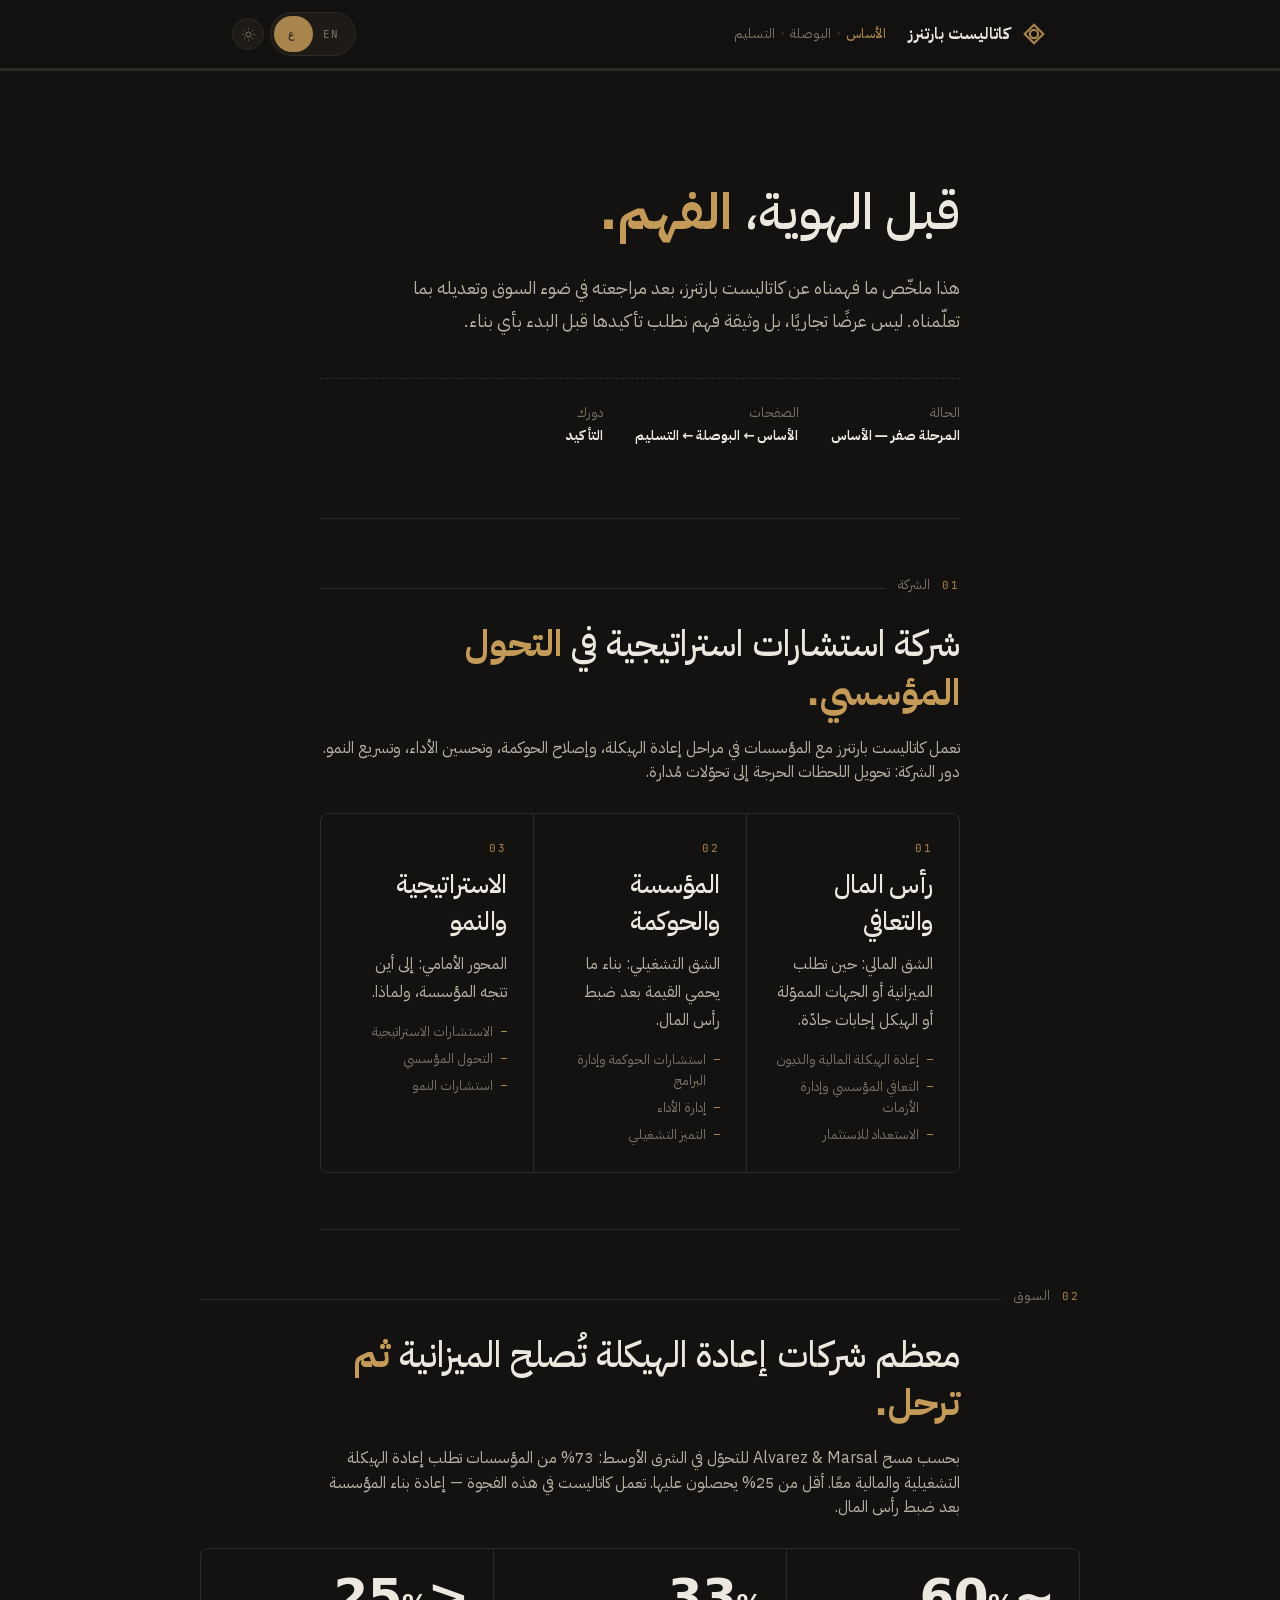
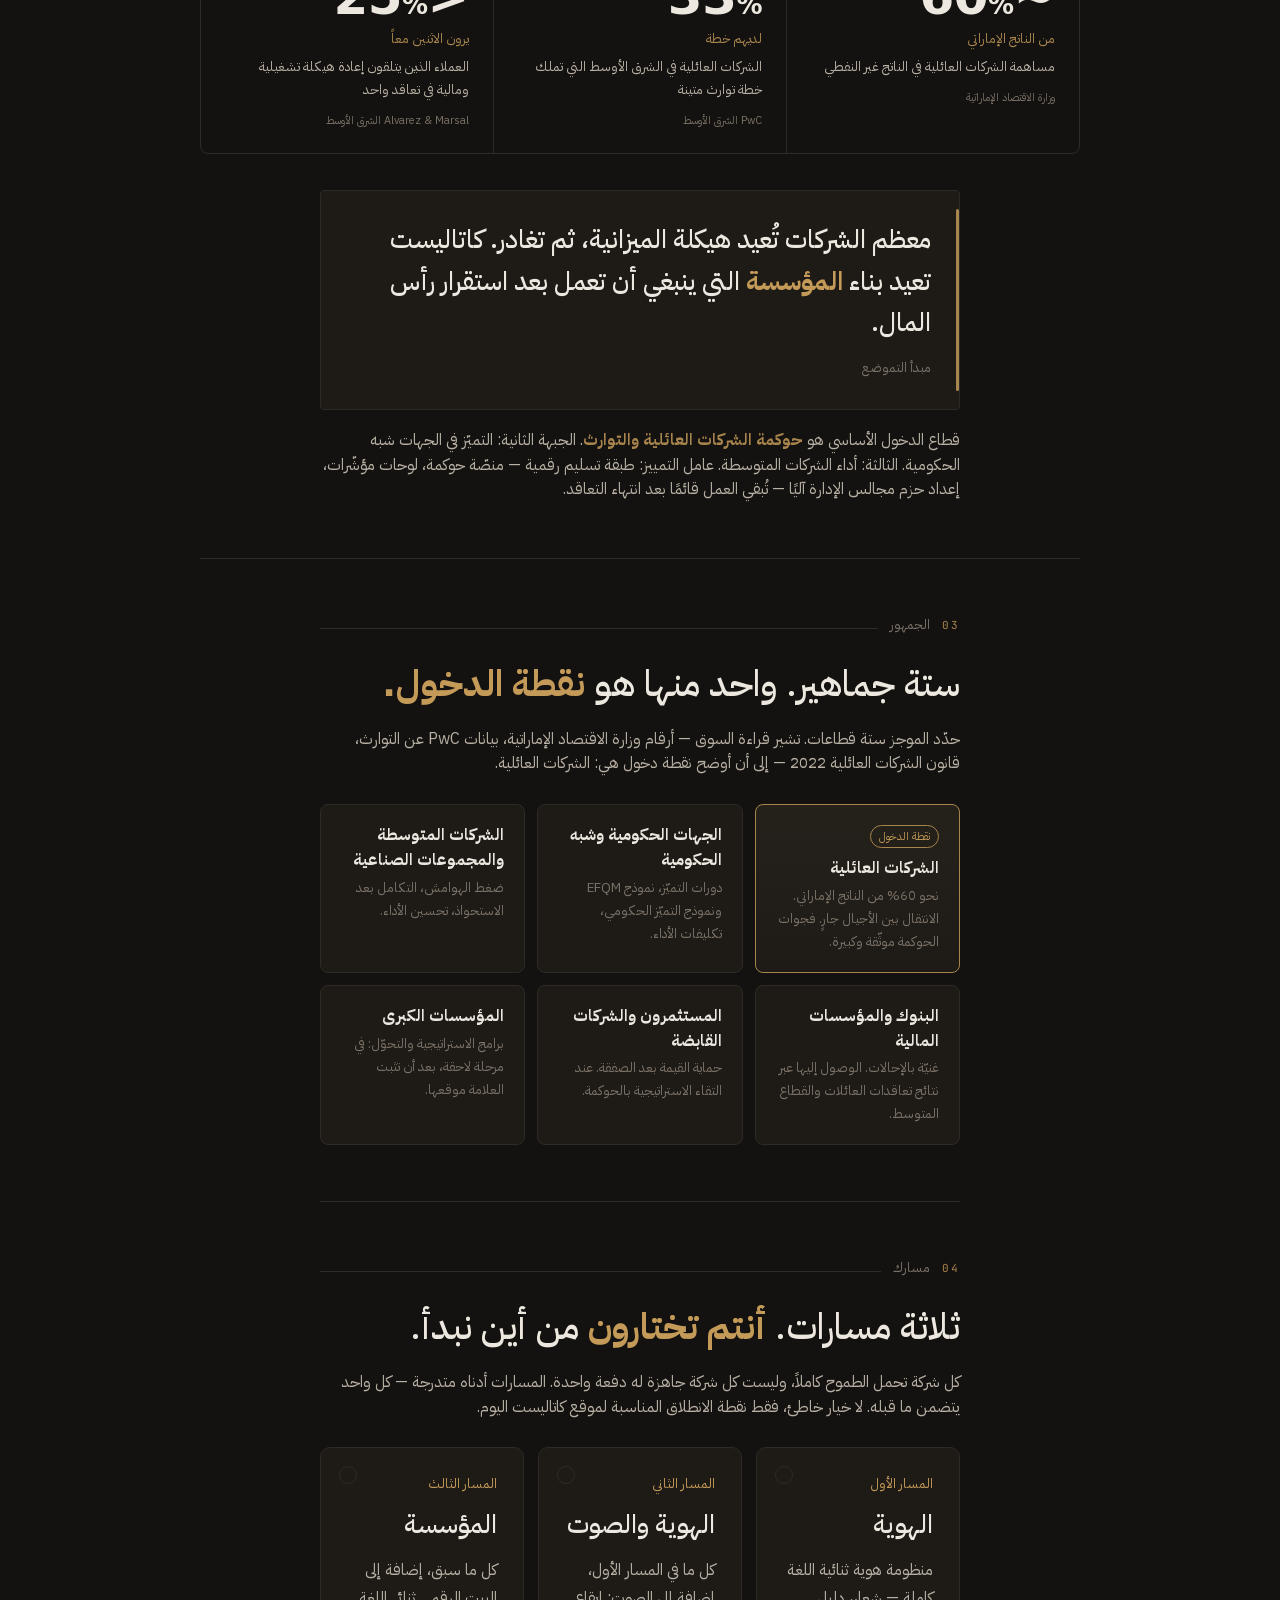
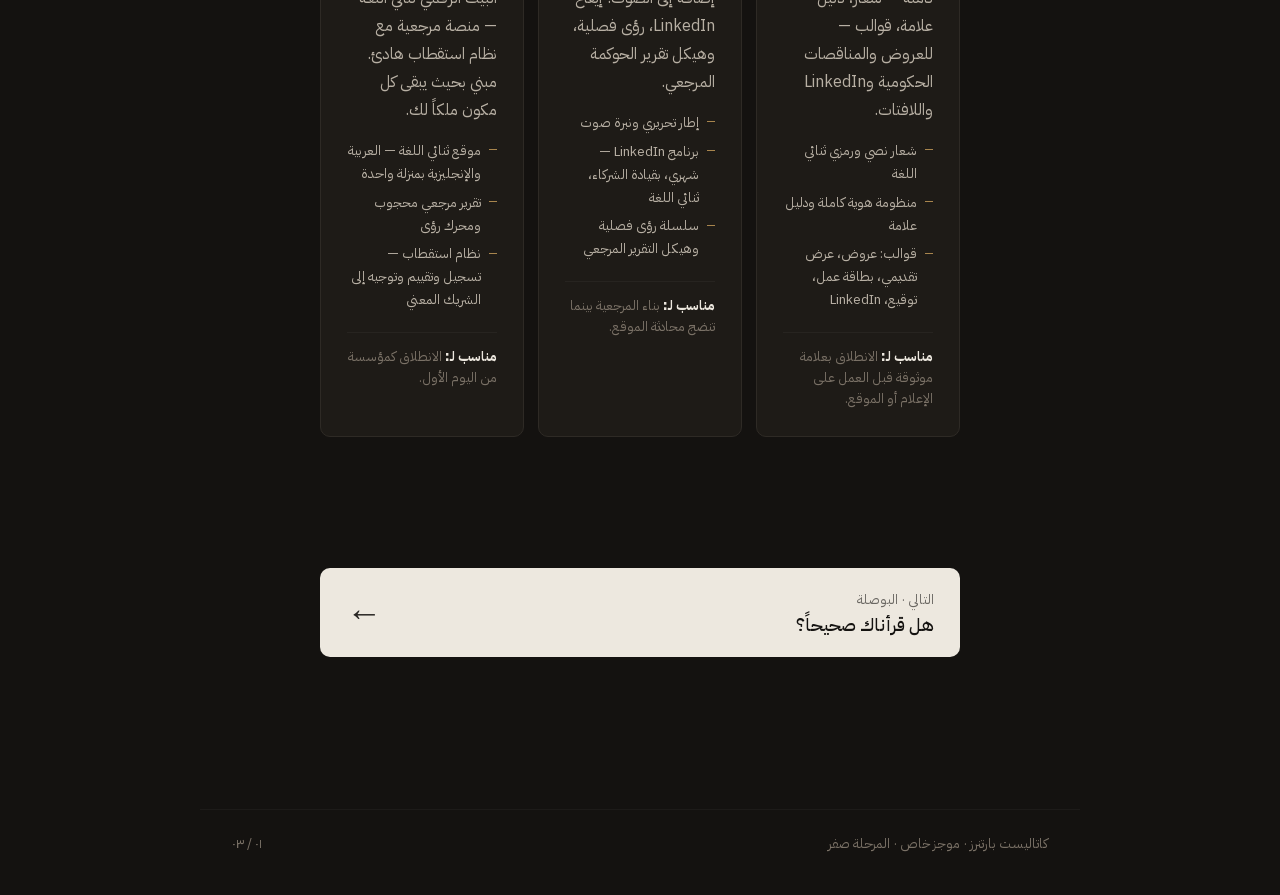
<file: client/foundation.html>
<!doctype html>
<html lang="ar" dir="rtl">
  <head>
    <meta charset="utf-8" />
    <meta
      name="viewport"
      content="width=device-width, initial-scale=1, viewport-fit=cover"
    />
    <meta name="robots" content="noindex, nofollow" />
    <title>كاتاليست بارتنرز — الأساس</title>

    <script>
      // Pre-paint: apply stored lang + theme so first frame is never wrong.
      (function () {
        try {
          var l = localStorage.getItem("cp_lang") || "ar";
          var t = localStorage.getItem("cp_theme") || "dark"; // default-dark, private night-read
          document.documentElement.lang = l === "en" ? "en" : "ar";
          document.documentElement.dir = l === "en" ? "ltr" : "rtl";
          document.documentElement.setAttribute("data-lang", l === "en" ? "en" : "ar");
          document.documentElement.setAttribute(
            "data-theme",
            t === "light" ? "light" : "dark",
          );
        } catch (e) {}
      })();
    </script>

    <link
      rel="preload"
      href="../fonts/400.woff2"
      as="font"
      type="font/woff2"
      crossorigin
    />
    <link
      rel="preload"
      href="../fonts/700.woff2"
      as="font"
      type="font/woff2"
      crossorigin
    />

    <link rel="stylesheet" href="../site/system.css" />

    <link rel="preconnect" href="https://fonts.googleapis.com" />
    <link rel="preconnect" href="https://fonts.gstatic.com" crossorigin />
    <link
      rel="stylesheet"
      href="https://fonts.googleapis.com/css2?family=Instrument+Serif:ital@0;1&family=Inter+Tight:wght@400;500&family=JetBrains+Mono:wght@400&display=swap"
      media="print"
      onload="this.media = 'all'"
    />
    <noscript
      ><link
        rel="stylesheet"
        href="https://fonts.googleapis.com/css2?family=Instrument+Serif:ital@0;1&family=Inter+Tight:wght@400;500&family=JetBrains+Mono:wght@400&display=swap"
    /></noscript>

    <style>
      /* Page-only CSS — design tokens, type scale, AR @font-face all live in site/system.css. */
      html {
        scroll-behavior: smooth;
      }

      body {
        background:
          radial-gradient(
            1200px 600px at 80% -10%,
            var(--paper-2) 0%,
            transparent 60%
          ),
          radial-gradient(
            900px 500px at -10% 110%,
            var(--paper-2) 0%,
            transparent 60%
          ),
          var(--paper);
        min-height: 100vh;
      }

      .en {
        display: inline;
      }
      .ar {
        display: none;
      }
      [dir="rtl"] .en {
        display: none;
      }
      [dir="rtl"] .ar {
        display: inline;
      }

      /* ─────────────────────────────────────────────────────────────
   MASTHEAD
───────────────────────────────────────────────────────────── */
      .masthead {
        position: sticky;
        top: 0;
        z-index: 60;
        background: color-mix(in oklab, var(--paper) 88%, transparent);
        backdrop-filter: saturate(1.2) blur(10px);
        border-bottom: 1px solid var(--hair);
      }

      .masthead-inner {
        max-width: var(--col-wide);
        margin: 0 auto;
        padding: 12px var(--sx);
        display: flex;
        align-items: center;
        justify-content: space-between;
        gap: 14px;
        min-height: 52px;
      }

      .brand {
        display: flex;
        align-items: center;
        gap: 10px;
      }

      .glyph {
        width: 28px;
        height: 28px;
        color: var(--bronze);
        flex-shrink: 0;
        transition: transform 0.6s var(--ease);
      }
      @media (max-width: 480px) {
        .glyph { width: 24px; height: 24px; }
      }

      .brand:hover .glyph {
        transform: rotate(45deg);
      }

      .wordmark {
        font-weight: 500;
        font-size: var(--t-5);
        letter-spacing: 0.01em;
        white-space: nowrap;
      }

      [dir="rtl"] .wordmark {
        font-weight: 600;
        font-size: var(--t-5);
        letter-spacing: 0;
      }

      .steps {
        display: flex;
        align-items: center;
        gap: 6px;
        margin-inline-start: 12px;
      }

      .step {
        text-decoration: none;
        color: var(--mute);
        font-family: var(--mono);
        font-size: var(--t-7);
        letter-spacing: 0.08em;
        transition: color 0.18s;
      }

      [dir="rtl"] .step {
        font-family: var(--ar);
        font-size: var(--t-6);
        letter-spacing: 0;
      }

      .step.on {
        color: var(--bronze);
        font-weight: 500;
      }
      .step:hover:not(.on) {
        color: var(--ink);
      }

      .step-dot {
        width: 3px;
        height: 3px;
        border-radius: 50%;
        background: var(--hair);
      }

      @media (max-width: 560px) {
        .steps {
          display: none;
        }
      }

      .controls {
        display: flex;
        align-items: center;
        gap: 6px;
      }
      .lang-tog {
        position: relative;
        display: flex;
        align-items: stretch;
        direction: ltr;
        border: 1px solid var(--hair);
        border-radius: 999px;
        background: var(--card);
        padding: 3px;
        font-family: var(--mono);
        font-size: 11px;
      }
      .lang-tog::before {
        content: '';
        position: absolute;
        top: 3px;
        bottom: 3px;
        left: 3px;
        width: calc(50% - 3px);
        border-radius: 999px;
        background: var(--bronze);
        transition: transform 0.24s cubic-bezier(0.34,1.4,0.64,1);
        pointer-events: none;
        will-change: transform;
      }
      html[data-lang="ar"] .lang-tog::before { transform: translateX(0); }
      html[data-lang="en"] .lang-tog::before { transform: translateX(100%); }
      .lang-tog button {
        position: relative;
        z-index: 1;
        flex: 1;
        appearance: none;
        border: 0;
        background: transparent;
        color: var(--mute);
        padding: 8px 14px;
        min-height: 36px;
        cursor: pointer;
        font-family: inherit;
        font-size: inherit;
        letter-spacing: 0.06em;
        border-radius: 999px;
        transition: color 0.22s ease;
        -webkit-tap-highlight-color: transparent;
      }
      #lng-ar { letter-spacing: 0; }
      .lang-tog button.on,
      .lang-tog button[aria-pressed="true"] { color: var(--paper); }
      .lang-tog button:not(.on):hover { color: var(--ink); }
      .lang-tog button:active { opacity: 0.8; }
      .lang-tog button:focus-visible {
        outline: 2px solid var(--bronze);
        outline-offset: 2px;
      }

      .theme-btn {
        appearance: none;
        border: 1px solid var(--hair);
        background: var(--card);
        color: var(--mute);
        cursor: pointer;
        border-radius: 50%;
        width: 32px;
        height: 32px;
        display: grid;
        place-items: center;
        transition:
          color 0.18s,
          border-color 0.18s;
      }

      .theme-btn:hover {
        color: var(--bronze);
        border-color: var(--bronze);
      }

      .theme-btn svg {
        width: 15px;
        height: 15px;
      }

      /* Progress strand */
      .strand {
        height: 2px;
        background: var(--hair);
        position: relative;
        overflow: hidden;
      }

      .strand i {
        position: absolute;
        left: 0;
        top: 0;
        bottom: 0;
        width: 0%;
        background: linear-gradient(
          90deg,
          var(--bronze) 0%,
          var(--bronze-2) 100%
        );
        transition: width 0.6s var(--ease);
      }

      /* ─────────────────────────────────────────────────────────────
   LAYOUT
───────────────────────────────────────────────────────────── */
      main {
        padding: 48px var(--sx) 96px;
      }
      .col {
        max-width: var(--col);
        margin-inline: auto;
      }
      .col-wide {
        max-width: var(--col-wide);
        margin-inline: auto;
      }

      .chapter {
        padding: 56px 0;
        border-bottom: 1px solid var(--hair);
      }

      .chapter:last-of-type {
        border-bottom: 0;
      }

      /* Section marker */
      .marker {
        display: flex;
        align-items: baseline;
        gap: 12px;
        margin-bottom: 24px;
      }

      .marker .num {
        font-family: var(--mono);
        font-size: var(--t-7);
        letter-spacing: 0.16em;
        color: var(--bronze);
      }

      [dir="rtl"] .marker .num {
        font-family: var(--mono);
      }

      .marker .label {
        font-family: var(--mono);
        font-size: var(--t-7);
        letter-spacing: 0.12em;
        text-transform: uppercase;
        color: var(--mute);
      }

      [dir="rtl"] .marker .label {
        font-family: var(--ar);
        letter-spacing: 0;
        text-transform: none;
        font-size: var(--t-6);
      }

      .marker .rule {
        flex: 1;
        height: 1px;
        background: var(--hair);
      }

      /* ─────────────────────────────────────────────────────────────
   HERO
───────────────────────────────────────────────────────────── */
      .hero {
        padding: 64px 0 72px;
        border-bottom: 1px solid var(--hair);
      }


      .hero h1 {
        font-family: var(--serif);
        font-weight: 400;
        font-size: var(--t-display);
        line-height: 1.04;
        letter-spacing: -0.02em;
        color: var(--ink);
        margin-bottom: 28px;
      }

      [dir="rtl"] .hero h1 {
        font-family: var(--ar);
        font-weight: 500;
        line-height: 1.2;
        letter-spacing: 0;
        font-size: var(--t-1);
      }

      .hero h1 em {
        font-style: italic;
        color: var(--bronze-2);
      }

      [dir="rtl"] .hero h1 em {
        font-style: normal;
        font-weight: 600;
      }

      .hero .deck {
        font-size: var(--t-4);
        color: var(--ink-2);
        max-width: 560px;
        line-height: 1.6;
      }

      [dir="rtl"] .hero .deck {
        font-size: var(--t-4);
        line-height: 1.85;
      }

      .hero-meta {
        display: flex;
        flex-wrap: wrap;
        gap: 20px 32px;
        margin-top: 40px;
        padding-top: 24px;
        border-top: 1px dashed var(--hair);
      }

      .meta {
        display: flex;
        flex-direction: column;
        gap: 2px;
      }

      .meta dt {
        font-family: var(--mono);
        font-size: var(--t-7);
        letter-spacing: 0.14em;
        text-transform: uppercase;
        color: var(--mute);
      }

      [dir="rtl"] .meta dt {
        font-family: var(--ar);
        letter-spacing: 0;
        text-transform: none;
        font-size: var(--t-6);
      }

      .meta dd {
        font-size: var(--t-6);
        color: var(--ink);
        font-weight: 500;
      }

      [dir="rtl"] .meta dd {
        font-weight: 600;
      }

      /* ─────────────────────────────────────────────────────────────
   TYPOGRAPHY
───────────────────────────────────────────────────────────── */
      h2 {
        font-family: var(--serif);
        font-weight: 400;
        font-size: var(--t-2);
        line-height: 1.15;
        letter-spacing: -0.01em;
        color: var(--ink);
        margin-bottom: 18px;
      }

      [dir="rtl"] h2 {
        font-family: var(--ar);
        font-weight: 500;
        line-height: 1.35;
        letter-spacing: 0;
        font-size: var(--t-2);
      }

      h2 em {
        font-style: italic;
        color: var(--bronze-2);
      }

      [dir="rtl"] h2 em {
        font-style: normal;
        font-weight: 600;
      }

      .prose {
        max-width: var(--col);
      }

      .prose p {
        margin-bottom: 16px;
        color: var(--ink-2);
      }

      .prose p:last-child {
        margin-bottom: 0;
      }

      .bronze {
        color: var(--bronze);
        font-weight: 500;
      }
      [dir="rtl"] .bronze {
        font-weight: 600;
      }

      /* ─────────────────────────────────────────────────────────────
   PULL QUOTE
───────────────────────────────────────────────────────────── */
      .pull {
        margin: 36px 0 8px;
        padding: 28px 28px 30px;
        background: var(--card);
        border: 1px solid var(--hair);
        border-radius: 4px;
        position: relative;
      }

      .pull::before {
        content: "";
        position: absolute;
        inset-inline-start: 0;
        top: 18px;
        bottom: 18px;
        width: 3px;
        background: var(--bronze);
        border-radius: 2px;
      }

      .pull p {
        font-family: var(--serif);
        font-size: var(--t-3);
        line-height: 1.35;
        color: var(--ink);
        font-weight: 400;
        letter-spacing: -0.005em;
      }

      [dir="rtl"] .pull p {
        font-family: var(--ar);
        font-size: var(--t-3);
        line-height: 1.6;
        font-weight: 500;
        letter-spacing: 0;
      }

      .pull p em {
        font-style: italic;
        color: var(--bronze-2);
      }

      [dir="rtl"] .pull p em {
        font-style: normal;
        font-weight: 600;
      }

      .pull cite {
        display: block;
        margin-top: 14px;
        font-family: var(--mono);
        font-size: var(--t-7);
        font-style: normal;
        letter-spacing: 0.12em;
        text-transform: uppercase;
        color: var(--mute);
      }

      [dir="rtl"] .pull cite {
        font-family: var(--ar);
        letter-spacing: 0;
        text-transform: none;
        font-size: var(--t-6);
      }

      /* ─────────────────────────────────────────────────────────────
   FIGURES / STATS
───────────────────────────────────────────────────────────── */
      .figs {
        display: grid;
        grid-template-columns: repeat(3, 1fr);
        gap: 1px;
        background: var(--hair);
        border: 1px solid var(--hair);
        border-radius: 8px;
        overflow: hidden;
        margin-top: 28px;
      }

      @media (max-width: 680px) {
        .figs {
          grid-template-columns: 1fr;
        }
      }

      .fig {
        background: var(--paper);
        padding: 24px;
        display: flex;
        flex-direction: column;
        gap: 6px;
      }

      .fig .n {
        font-family: var(--serif);
        font-size: var(--t-1);
        line-height: 1;
        color: var(--ink);
        letter-spacing: -0.01em;
      }

      [dir="rtl"] .fig .n {
        font-family: var(--ar);
        font-weight: 600;
      }

      .fig .n small {
        font-size: var(--t-3);
      }

      .fig .u {
        font-family: var(--mono);
        font-size: var(--t-7);
        letter-spacing: 0.12em;
        text-transform: uppercase;
        color: var(--bronze);
      }

      [dir="rtl"] .fig .u {
        font-family: var(--ar);
        letter-spacing: 0;
        text-transform: none;
        font-size: var(--t-6);
      }

      .fig .t {
        font-size: var(--t-6);
        color: var(--ink-2);
        line-height: 1.5;
      }

      [dir="rtl"] .fig .t {
        font-size: var(--t-6);
        line-height: 1.7;
      }

      .fig .s {
        font-family: var(--mono);
        font-size: var(--t-7);
        letter-spacing: 0.1em;
        color: var(--mute);
        text-transform: uppercase;
        margin-top: 4px;
      }

      [dir="rtl"] .fig .s {
        font-family: var(--ar);
        letter-spacing: 0;
        text-transform: none;
        font-size: var(--t-7);
      }

      /* ─────────────────────────────────────────────────────────────
   PILLARS (Services)
───────────────────────────────────────────────────────────── */
      .pillars {
        display: grid;
        grid-template-columns: repeat(3, 1fr);
        gap: 1px;
        background: var(--hair);
        border: 1px solid var(--hair);
        border-radius: 8px;
        overflow: hidden;
        margin-top: 28px;
      }

      @media (max-width: 780px) {
        .pillars {
          grid-template-columns: 1fr;
        }
      }

      .pillar {
        background: var(--paper);
        padding: 26px;
        display: flex;
        flex-direction: column;
        gap: 10px;
      }

      .pillar-num {
        font-family: var(--mono);
        font-size: var(--t-7);
        color: var(--bronze);
        letter-spacing: 0.16em;
      }

      .pillar h3 {
        font-family: var(--serif);
        font-weight: 400;
        font-style: italic;
        font-size: var(--t-3);
        line-height: 1.2;
        color: var(--ink);
      }

      [dir="rtl"] .pillar h3 {
        font-family: var(--ar);
        font-style: normal;
        font-weight: 500;
        font-size: var(--t-3);
        line-height: 1.4;
      }

      .pillar p {
        font-size: var(--t-6);
        color: var(--ink-2);
        line-height: 1.55;
      }

      [dir="rtl"] .pillar p {
        font-size: var(--t-5);
        line-height: 1.75;
      }

      .pillar ul {
        list-style: none;
        margin-top: 6px;
        display: flex;
        flex-direction: column;
        gap: 6px;
      }

      .pillar li {
        font-size: var(--t-6);
        color: var(--mute);
        padding-inline-start: 14px;
        position: relative;
      }

      [dir="rtl"] .pillar li {
        font-size: var(--t-6);
      }

      .pillar li::before {
        content: "";
        position: absolute;
        inset-inline-start: 0;
        top: 0.65em;
        width: 6px;
        height: 1px;
        background: var(--bronze);
      }

      /* ─────────────────────────────────────────────────────────────
   AUDIENCE
───────────────────────────────────────────────────────────── */
      .audiences {
        display: grid;
        grid-template-columns: repeat(3, 1fr);
        gap: 12px;
        margin-top: 28px;
      }

      @media (max-width: 780px) {
        .audiences {
          grid-template-columns: repeat(2, 1fr);
        }
      }

      @media (max-width: 480px) {
        .audiences {
          grid-template-columns: 1fr;
        }
      }

      .aud {
        border: 1px solid var(--hair);
        border-radius: 8px;
        padding: 18px 20px;
        background: var(--card);
      }

      .aud[data-primary] {
        border-color: var(--bronze);
        background: linear-gradient(
          180deg,
          color-mix(in oklab, var(--bronze) 6%, var(--card)) 0%,
          var(--card) 100%
        );
      }

      .aud-tag {
        display: inline-block;
        font-family: var(--mono);
        font-size: var(--t-7);
        text-transform: uppercase;
        letter-spacing: 0.18em;
        color: var(--bronze-2);
        padding: 2px 8px;
        border: 1px solid var(--bronze);
        border-radius: 999px;
        margin-bottom: 8px;
      }

      [dir="rtl"] .aud-tag {
        font-family: var(--ar);
        letter-spacing: 0;
        text-transform: none;
        font-size: var(--t-7);
      }

      .aud-name {
        font-weight: 500;
        font-size: var(--t-5);
        color: var(--ink);
        margin-bottom: 4px;
      }

      [dir="rtl"] .aud-name {
        font-weight: 600;
        font-size: var(--t-5);
      }

      .aud-note {
        font-size: var(--t-6);
        color: var(--mute);
        line-height: 1.5;
      }

      [dir="rtl"] .aud-note {
        font-size: var(--t-6);
        line-height: 1.7;
      }

      /* ─────────────────────────────────────────────────────────────
   TRACKS (Scope chooser)
───────────────────────────────────────────────────────────── */
      .tracks {
        display: grid;
        grid-template-columns: repeat(3, 1fr);
        gap: 14px;
        margin-top: 28px;
      }

      @media (max-width: 880px) {
        .tracks {
          grid-template-columns: 1fr;
        }
      }

      .track {
        position: relative;
        background: var(--card);
        border: 1px solid var(--hair);
        border-radius: 10px;
        padding: 26px;
        display: flex;
        flex-direction: column;
        gap: 12px;
        cursor: pointer;
        text-align: start;
        transition:
          border-color 0.25s var(--ease),
          transform 0.25s var(--ease),
          box-shadow 0.25s var(--ease);
        color: inherit;
        font: inherit;
      }

      .track:hover {
        border-color: var(--bronze);
        transform: translateY(-2px);
      }

      .track[data-selected="true"] {
        border-color: var(--bronze);
        box-shadow:
          0 0 0 1px var(--bronze) inset,
          0 8px 24px -16px var(--bronze);
        background: linear-gradient(
          180deg,
          color-mix(in oklab, var(--bronze) 5%, var(--card)) 0%,
          var(--card) 100%
        );
      }

      .track-radio {
        position: absolute;
        top: 18px;
        inset-inline-end: 18px;
        width: 18px;
        height: 18px;
        border-radius: 50%;
        border: 1.5px solid var(--hair);
        display: grid;
        place-items: center;
        transition:
          border-color 0.2s,
          background-color 0.2s;
      }

      .track[data-selected="true"] .track-radio {
        border-color: var(--bronze);
        background: var(--bronze);
      }

      .track-radio::after {
        content: "";
        width: 6px;
        height: 6px;
        border-radius: 50%;
        background: var(--paper);
        opacity: 0;
        transition: opacity 0.2s;
      }

      .track[data-selected="true"] .track-radio::after {
        opacity: 1;
      }

      .track-tier {
        font-family: var(--mono);
        font-size: var(--t-7);
        letter-spacing: 0.16em;
        text-transform: uppercase;
        color: var(--bronze-2);
      }

      [dir="rtl"] .track-tier {
        font-family: var(--ar);
        letter-spacing: 0;
        text-transform: none;
        font-size: var(--t-6);
      }

      .track-name {
        font-family: var(--serif);
        font-style: italic;
        font-weight: 400;
        font-size: var(--t-3);
        line-height: 1.15;
        color: var(--ink);
      }

      [dir="rtl"] .track-name {
        font-family: var(--ar);
        font-style: normal;
        font-weight: 500;
        font-size: var(--t-3);
        line-height: 1.4;
      }

      .track-desc {
        font-size: var(--t-6);
        color: var(--ink-2);
        line-height: 1.55;
      }

      [dir="rtl"] .track-desc {
        font-size: var(--t-5);
        line-height: 1.75;
      }

      .track ul {
        list-style: none;
        display: flex;
        flex-direction: column;
        gap: 6px;
        margin-top: 4px;
      }

      .track li {
        font-size: var(--t-6);
        color: var(--ink-2);
        padding-inline-start: 16px;
        position: relative;
        line-height: 1.5;
      }

      [dir="rtl"] .track li {
        font-size: var(--t-6);
        line-height: 1.7;
      }

      .track li::before {
        content: "";
        position: absolute;
        inset-inline-start: 0;
        top: 0.7em;
        width: 8px;
        height: 1px;
        background: var(--bronze);
      }

      .track-foot {
        margin-top: 8px;
        padding-top: 14px;
        border-top: 1px solid var(--rule);
        font-family: var(--mono);
        font-size: var(--t-7);
        color: var(--mute);
        letter-spacing: 0.08em;
      }

      [dir="rtl"] .track-foot {
        font-family: var(--ar);
        letter-spacing: 0;
        font-size: var(--t-6);
      }

      .track-foot strong {
        color: var(--ink);
        font-weight: 500;
      }

      [dir="rtl"] .track-foot strong {
        font-weight: 600;
      }

      /* Confirmation */
      .confirm {
        margin-top: 24px;
        display: flex;
        align-items: center;
        gap: 12px;
        padding: 16px 20px;
        border: 1px dashed var(--hair);
        border-radius: 10px;
        background: var(--card);
        opacity: 0;
        transform: translateY(8px);
        transition:
          opacity 0.35s var(--ease),
          transform 0.35s var(--ease);
        pointer-events: none;
      }

      .confirm[data-on="true"] {
        opacity: 1;
        transform: none;
        pointer-events: auto;
      }

      .confirm-dot {
        width: 8px;
        height: 8px;
        border-radius: 50%;
        background: var(--sage);
        flex-shrink: 0;
      }

      .confirm-text {
        flex: 1;
        font-size: var(--t-6);
        color: var(--ink-2);
      }

      [dir="rtl"] .confirm-text {
        font-size: var(--t-5);
      }

      .confirm-text strong {
        color: var(--ink);
        font-weight: 500;
      }

      [dir="rtl"] .confirm-text strong {
        font-weight: 600;
      }

      /* ─────────────────────────────────────────────────────────────
   NEXT CTA
───────────────────────────────────────────────────────────── */
      .nextcta {
        margin-top: 48px;
        display: flex;
        align-items: center;
        justify-content: space-between;
        gap: 18px;
        padding: 22px 26px;
        background: var(--ink);
        color: var(--paper);
        border-radius: 10px;
        text-decoration: none;
        transition: background 0.2s;
      }

      .nextcta:hover {
        background: var(--bronze-2);
      }

      .nextcta-l {
        display: flex;
        flex-direction: column;
        gap: 4px;
      }

      .nextcta-eyebrow {
        font-family: var(--mono);
        font-size: var(--t-7);
        letter-spacing: 0.18em;
        text-transform: uppercase;
        opacity: 0.6;
      }

      [dir="rtl"] .nextcta-eyebrow {
        font-family: var(--ar);
        letter-spacing: 0;
        text-transform: none;
        font-size: var(--t-6);
      }

      .nextcta-h {
        font-family: var(--serif);
        font-style: italic;
        font-size: var(--t-3);
        line-height: 1.15;
      }

      [dir="rtl"] .nextcta-h {
        font-family: var(--ar);
        font-style: normal;
        font-weight: 500;
        font-size: var(--t-4);
      }

      .nextcta-arr {
        font-family: var(--serif);
        font-size: var(--t-2);
        line-height: 1;
        opacity: 0.9;
      }

      [dir="rtl"] .nextcta-arr {
        transform: scaleX(-1);
      }

      /* ─────────────────────────────────────────────────────────────
   FOOTER
───────────────────────────────────────────────────────────── */
      footer {
        max-width: var(--col-wide);
        margin: 0 auto;
        padding: 24px var(--sx) 40px;
        display: flex;
        align-items: center;
        justify-content: space-between;
        gap: 14px;
        border-top: 1px solid var(--rule);
        font-family: var(--mono);
        font-size: var(--t-7);
        color: var(--mute);
        letter-spacing: 0.12em;
        text-transform: uppercase;
      }

      [dir="rtl"] footer {
        font-family: var(--ar);
        letter-spacing: 0;
        text-transform: none;
        font-size: var(--t-6);
      }

      /* Reveal */
      .rev {
        opacity: 0;
        transform: translateY(14px);
        transition:
          opacity 0.7s var(--ease),
          transform 0.7s var(--ease);
      }

      .rev.in {
        opacity: 1;
        transform: none;
      }
    </style>
  </head>
  <body>
    <header class="masthead">
      <div class="masthead-inner">
        <div class="brand">
          <svg
            class="glyph"
            viewBox="0 0 24 24"
            fill="none"
            stroke="currentColor"
            stroke-width="1.8"
          >
            <path d="M4 12 L12 4 L20 12 L12 20 Z" />
            <circle cx="12" cy="12" r="3.5" />
          </svg>
          <span class="wordmark">
            <span class="en">Catalyst Partners</span>
            <span class="ar">كاتاليست بارتنرز</span>
          </span>
          <div class="steps">
            <a class="step on" href="foundation.html">
              <span class="en">Foundation</span>
              <span class="ar">الأساس</span>
            </a>
            <span class="step-dot"></span>
            <a class="step" href="compass.html">
              <span class="en">Compass</span>
              <span class="ar">البوصلة</span>
            </a>
            <span class="step-dot"></span>
            <a class="step" href="handoff.html">
              <span class="en">Handoff</span>
              <span class="ar">التسليم</span>
            </a>
          </div>
        </div>
        <div class="controls">
          <div class="lang-tog" role="group" aria-label="Language">
            <button id="lng-ar" type="button" aria-label="Arabic">ع</button>
            <button id="lng-en" type="button" aria-label="English">EN</button>
          </div>
          <button
            class="theme-btn"
            id="theme-btn"
            type="button"
            aria-label="Toggle theme"
          >
            <svg
              id="ico-moon"
              viewBox="0 0 24 24"
              fill="none"
              stroke="currentColor"
              stroke-width="1.6"
            >
              <path d="M21 12.8A9 9 0 1 1 11.2 3a7 7 0 0 0 9.8 9.8Z" />
            </svg>
            <svg
              id="ico-sun"
              viewBox="0 0 24 24"
              fill="none"
              stroke="currentColor"
              stroke-width="1.6"
              style="display: none"
            >
              <circle cx="12" cy="12" r="4" />
              <path
                d="M12 2v2M12 20v2M2 12h2M20 12h2M5 5l1.5 1.5M17.5 17.5 19 19M5 19l1.5-1.5M17.5 6.5 19 5"
              />
            </svg>
          </button>
        </div>
      </div>
      <div class="strand"><i id="progress"></i></div>
    </header>

    <main>
      <!-- HERO -->
      <section class="hero col rev">
        <h1>
          <span class="en">Before the brand, <em>the understanding.</em></span>
          <span class="ar">قبل الهوية، <em>الفهم.</em></span>
        </h1>
        <p class="deck">
          <span class="en"
            >This is a mirror. It shows what we understood about Catalyst
            Partners — refined through market evidence, sharpened by what we
            learned. Not a proposal. Proof that we read you correctly before we
            build anything.</span
          >
          <span class="ar"
            >هذا ملخّص ما فهمناه عن كاتاليست بارتنرز، بعد مراجعته في ضوء السوق
            وتعديله بما تعلّمناه. ليس عرضًا تجاريًا، بل وثيقة فهم نطلب تأكيدها
            قبل البدء بأي بناء.</span
          >
        </p>
        <dl class="hero-meta">
          <div class="meta">
            <dt>
              <span class="en">Status</span><span class="ar">الحالة</span>
            </dt>
            <dd>
              <span class="en">Phase 0 — Foundation</span
              ><span class="ar">المرحلة صفر — الأساس</span>
            </dd>
          </div>
          <div class="meta">
            <dt>
              <span class="en">Pages</span><span class="ar">الصفحات</span>
            </dt>
            <dd>
              <span class="en">Foundation → Compass → Handoff</span
              ><span class="ar">الأساس ← البوصلة ← التسليم</span>
            </dd>
          </div>
          <div class="meta">
            <dt>
              <span class="en">Your role</span><span class="ar">دورك</span>
            </dt>
            <dd>
              <span class="en">Confirm</span
              ><span class="ar">التأكيد</span>
            </dd>
          </div>
        </dl>
      </section>

      <!-- 01 THE FIRM -->
      <section class="chapter col">
        <div class="marker rev">
          <span class="num">01</span>
          <span class="label"
            ><span class="en">The firm</span
            ><span class="ar">الشركة</span></span
          >
          <span class="rule"></span>
        </div>

        <h2 class="rev">
          <span class="en"
            >A strategic advisory firm for
            <em>institutional transformation.</em></span
          >
          <span class="ar"
            >شركة استشارات استراتيجية في <em>التحول المؤسسي.</em></span
          >
        </h2>

        <div class="prose rev">
          <p>
            <span class="en"
              >Catalyst Partners works with organizations navigating
              restructuring, governance reform, performance turnaround, and
              growth acceleration. The firm acts as the catalyst that converts
              difficult moments into deliberate transformations.</span
            >
            <span class="ar"
              >تعمل كاتاليست بارتنرز مع المؤسسات في مراحل إعادة الهيكلة، وإصلاح
              الحوكمة، وتحسين الأداء، وتسريع النمو. دور الشركة: تحويل اللحظات
              الحرجة إلى تحوّلات مُدارة.</span
            >
          </p>
        </div>

        <div class="pillars rev">
          <div class="pillar">
            <span class="pillar-num">01</span>
            <h3>
              <span class="en">Capital & Recovery</span
              ><span class="ar">رأس المال والتعافي</span>
            </h3>
            <p>
              <span class="en"
                >The financial half — when the balance sheet, the lenders, or
                the structure need serious answers.</span
              ><span class="ar"
                >الشق المالي: حين تطلب الميزانية أو الجهات المموّلة أو الهيكل
                إجابات جادّة.</span
              >
            </p>
            <ul>
              <li>
                <span class="en">Financial restructuring & debt advisory</span
                ><span class="ar">إعادة الهيكلة المالية والديون</span>
              </li>
              <li>
                <span class="en">Corporate recovery & turnaround</span
                ><span class="ar">التعافي المؤسسي وإدارة الأزمات</span>
              </li>
              <li>
                <span class="en">Investment readiness</span
                ><span class="ar">الاستعداد للاستثمار</span>
              </li>
            </ul>
          </div>
          <div class="pillar">
            <span class="pillar-num">02</span>
            <h3>
              <span class="en">Institution & Governance</span
              ><span class="ar">المؤسسة والحوكمة</span>
            </h3>
            <p>
              <span class="en"
                >The operational half — building what holds the value once the
                capital is sorted.</span
              ><span class="ar"
                >الشق التشغيلي: بناء ما يحمي القيمة بعد ضبط رأس المال.</span
              >
            </p>
            <ul>
              <li>
                <span class="en">Governance & PMO advisory</span
                ><span class="ar">استشارات الحوكمة وإدارة البرامج</span>
              </li>
              <li>
                <span class="en">Performance management</span
                ><span class="ar">إدارة الأداء</span>
              </li>
              <li>
                <span class="en">Operational excellence</span
                ><span class="ar">التميز التشغيلي</span>
              </li>
            </ul>
          </div>
          <div class="pillar">
            <span class="pillar-num">03</span>
            <h3>
              <span class="en">Strategy & Growth</span
              ><span class="ar">الاستراتيجية والنمو</span>
            </h3>
            <p>
              <span class="en"
                >The forward axis — where the firm is going next, and why.</span
              ><span class="ar"
                >المحور الأمامي: إلى أين تتجه المؤسسة، ولماذا.</span
              >
            </p>
            <ul>
              <li>
                <span class="en">Strategic consulting</span
                ><span class="ar">الاستشارات الاستراتيجية</span>
              </li>
              <li>
                <span class="en">Business transformation</span
                ><span class="ar">التحول المؤسسي</span>
              </li>
              <li>
                <span class="en">Growth advisory</span
                ><span class="ar">استشارات النمو</span>
              </li>
            </ul>
          </div>
        </div>
      </section>

      <!-- 02 THE MARKET -->
      <section class="chapter col-wide">
        <div class="marker rev">
          <span class="num">02</span>
          <span class="label"
            ><span class="en">The market</span
            ><span class="ar">السوق</span></span
          >
          <span class="rule"></span>
        </div>

        <div class="col">
          <h2 class="rev">
            <span class="en"
              >Most restructurers fix the balance sheet and
              <em>leave.</em></span
            >
            <span class="ar"
              >معظم شركات إعادة الهيكلة تُصلح الميزانية <em>ثم ترحل.</em></span
            >
          </h2>

          <div class="prose rev">
            <p>
              <span class="en"
                >Alvarez & Marsal's Middle East Turnaround Survey found that 73%
                of respondents want operational and financial restructuring
                delivered together — but fewer than 25% actually see it happen.
                That gap is where Catalyst operates: rebuilding the institution
                after the capital is sorted.</span
              >
              <span class="ar"
                >بحسب مسح Alvarez & Marsal للتحوّل في الشرق الأوسط: 73% من
                المؤسسات تطلب إعادة الهيكلة التشغيلية والمالية معًا. أقل من 25%
                يحصلون عليها. تعمل كاتاليست في هذه الفجوة — إعادة بناء المؤسسة
                بعد ضبط رأس المال.</span
              >
            </p>
          </div>
        </div>

        <div class="figs rev">
          <div class="fig">
            <span class="n">~60<small>%</small></span>
            <span class="u"
              ><span class="en">Of UAE GDP</span
              ><span class="ar">من الناتج الإماراتي</span></span
            >
            <span class="t"
              ><span class="en"
                >Family enterprises' contribution to non-oil GDP</span
              ><span class="ar"
                >مساهمة الشركات العائلية في الناتج غير النفطي</span
              ></span
            >
            <span class="s"
              ><span class="en">UAE Ministry of Economy</span
              ><span class="ar">وزارة الاقتصاد الإماراتية</span></span
            >
          </div>
          <div class="fig">
            <span class="n">33<small>%</small></span>
            <span class="u"
              ><span class="en">Have a plan</span
              ><span class="ar">لديهم خطة</span></span
            >
            <span class="t"
              ><span class="en"
                >Middle East family businesses with a robust succession
                plan</span
              ><span class="ar"
                >الشركات العائلية في الشرق الأوسط التي تملك خطة توارث
                متينة</span
              ></span
            >
            <span class="s"
              ><span class="en">PwC Middle East</span
              ><span class="ar">PwC الشرق الأوسط</span></span
            >
          </div>
          <div class="fig">
            <span class="n">&lt;25<small>%</small></span>
            <span class="u"
              ><span class="en">See both delivered</span
              ><span class="ar">يرون الاثنين معاً</span></span
            >
            <span class="t"
              ><span class="en"
                >Clients receiving operational + financial restructuring as one
                engagement</span
              ><span class="ar"
                >العملاء الذين يتلقون إعادة هيكلة تشغيلية ومالية في تعاقد
                واحد</span
              ></span
            >
            <span class="s"
              ><span class="en">Alvarez & Marsal MENA</span
              ><span class="ar">Alvarez & Marsal الشرق الأوسط</span></span
            >
          </div>
        </div>

        <div class="col">
          <div class="pull rev">
            <p>
              <span class="en"
                >Most firms restructure the balance sheet and leave. Catalyst
                rebuilds the <em>institution</em> that has to perform after the
                capital has settled.</span
              >
              <span class="ar"
                >معظم الشركات تُعيد هيكلة الميزانية، ثم تغادر. كاتاليست تعيد
                بناء <em>المؤسسة</em> التي ينبغي أن تعمل بعد استقرار رأس
                المال.</span
              >
            </p>
            <cite>
              <span class="en">The positioning principle</span>
              <span class="ar">مبدأ التموضع</span>
            </cite>
          </div>

          <div class="prose rev" style="margin-top: 18px">
            <p>
              <span class="en"
                >The primary entry segment is
                <span class="bronze"
                  >family enterprise governance and succession</span
                >, with semi-government excellence as the second front and
                mid-market performance as the third. The differentiator is a
                digital delivery layer — a live governance portal, KPI
                dashboards, board-pack automation — so the work outlives the
                engagement.</span
              >
              <span class="ar"
                >قطاع الدخول الأساسي هو
                <span class="bronze">حوكمة الشركات العائلية والتوارث</span>.
                الجبهة الثانية: التميّز في الجهات شبه الحكومية. الثالثة: أداء
                الشركات المتوسطة. عامل التمييز: طبقة تسليم رقمية — منصّة حوكمة،
                لوحات مؤشّرات، إعداد حزم مجالس الإدارة آليًا — تُبقي العمل
                قائمًا بعد انتهاء التعاقد.</span
              >
            </p>
          </div>
        </div>
      </section>

      <!-- 03 THE AUDIENCE -->
      <section class="chapter col">
        <div class="marker rev">
          <span class="num">03</span>
          <span class="label"
            ><span class="en">The audience</span
            ><span class="ar">الجمهور</span></span
          >
          <span class="rule"></span>
        </div>

        <h2 class="rev">
          <span class="en">Six audiences. One is the <em>wedge.</em></span>
          <span class="ar">ستة جماهير. واحد منها هو <em>نقطة الدخول.</em></span>
        </h2>

        <div class="prose rev">
          <p>
            <span class="en"
              >Your brief named six client categories. The market evidence — UAE
              Ministry of Economy figures, PwC succession data, the Family
              Business Law of 2022 — points to one of them as the cleanest
              entry: family enterprises.</span
            >
            <span class="ar"
              >حدّد الموجز ستة قطاعات. تشير قراءة السوق — أرقام وزارة الاقتصاد
              الإماراتية، بيانات PwC عن التوارث، قانون الشركات العائلية 2022 —
              إلى أن أوضح نقطة دخول هي: الشركات العائلية.</span
            >
          </p>
        </div>

        <div class="audiences rev">
          <div class="aud" data-primary>
            <span class="aud-tag"
              ><span class="en">Primary wedge</span
              ><span class="ar">نقطة الدخول</span></span
            >
            <div class="aud-name">
              <span class="en">Family enterprises</span
              ><span class="ar">الشركات العائلية</span>
            </div>
            <p class="aud-note">
              <span class="en"
                >~60% of UAE GDP. Generational handover in motion. Governance
                gaps are documented and large.</span
              ><span class="ar"
                >نحو 60% من الناتج الإماراتي. الانتقال بين الأجيال جارٍ. فجوات
                الحوكمة موثّقة وكبيرة.</span
              >
            </p>
          </div>
          <div class="aud">
            <div class="aud-name">
              <span class="en">Semi-government & government</span
              ><span class="ar">الجهات الحكومية وشبه الحكومية</span>
            </div>
            <p class="aud-note">
              <span class="en"
                >Excellence cycles, EFQM/GEM, performance mandates.</span
              ><span class="ar"
                >دورات التميّز، نموذج EFQM ونموذج التميّز الحكومي، تكليفات
                الأداء.</span
              >
            </p>
          </div>
          <div class="aud">
            <div class="aud-name">
              <span class="en">Mid-market & industrial groups</span
              ><span class="ar">الشركات المتوسطة والمجموعات الصناعية</span>
            </div>
            <p class="aud-note">
              <span class="en"
                >Margin pressure, post-acquisition integration, performance
                turnaround.</span
              ><span class="ar"
                >ضغط الهوامش، التكامل بعد الاستحواذ، تحسين الأداء.</span
              >
            </p>
          </div>
          <div class="aud">
            <div class="aud-name">
              <span class="en">Banks & financial institutions</span
              ><span class="ar">البنوك والمؤسسات المالية</span>
            </div>
            <p class="aud-note">
              <span class="en"
                >Referral-rich. Reached through outcomes on family & mid-market
                mandates.</span
              ><span class="ar"
                >غنيّة بالإحالات. الوصول إليها عبر نتائج تعاقدات العائلات
                والقطاع المتوسط.</span
              >
            </p>
          </div>
          <div class="aud">
            <div class="aud-name">
              <span class="en">Investors & holding companies</span
              ><span class="ar">المستثمرون والشركات القابضة</span>
            </div>
            <p class="aud-note">
              <span class="en"
                >Post-deal value protection. Where strategy meets
                governance.</span
              ><span class="ar"
                >حماية القيمة بعد الصفقة. عند التقاء الاستراتيجية
                بالحوكمة.</span
              >
            </p>
          </div>
          <div class="aud">
            <div class="aud-name">
              <span class="en">Large enterprises</span
              ><span class="ar">المؤسسات الكبرى</span>
            </div>
            <p class="aud-note">
              <span class="en"
                >Strategic and transformation programmes — engaged later, once
                the brand earns the door.</span
              ><span class="ar"
                >برامج الاستراتيجية والتحوّل: في مرحلة لاحقة، بعد أن تثبت
                العلامة موقعها.</span
              >
            </p>
          </div>
        </div>
      </section>

      <!-- 04 YOUR TRACK -->
      <section class="chapter col">
        <div class="marker rev">
          <span class="num">04</span>
          <span class="label"
            ><span class="en">Your track</span
            ><span class="ar">مسارك</span></span
          >
          <span class="rule"></span>
        </div>

        <h2 class="rev">
          <span class="en"
            >Three tracks. <em>You choose</em> where we begin.</span
          >
          <span class="ar"
            >ثلاثة مسارات. <em>أنتم تختارون</em> من أين نبدأ.</span
          >
        </h2>

        <div class="prose rev">
          <p>
            <span class="en"
              >Every firm carries the full ambition; not every firm is ready for
              it at once. The tracks below are nested — each contains the one
              before it. There is no wrong choice, only the right starting line
              for where Catalyst is today.</span
            >
            <span class="ar"
              >كل شركة تحمل الطموح كاملاً، وليست كل شركة جاهزة له دفعة واحدة.
              المسارات أدناه متدرجة — كل واحد يتضمن ما قبله. لا خيار خاطئ، فقط
              نقطة الانطلاق المناسبة لموقع كاتاليست اليوم.</span
            >
          </p>
        </div>

        <div class="tracks rev" id="tracks">
          <button class="track" data-scope="identity" type="button">
            <span class="track-radio"></span>
            <span class="track-tier"
              ><span class="en">Track 01</span
              ><span class="ar">المسار الأول</span></span
            >
            <span class="track-name"
              ><span class="en">The Identity</span
              ><span class="ar">الهوية</span></span
            >
            <p class="track-desc">
              <span class="en"
                >A complete bilingual identity system — logo, guidelines,
                templates — for proposals, government tenders, LinkedIn, and
                signage.</span
              ><span class="ar"
                >منظومة هوية ثنائية اللغة كاملة — شعار، دليل علامة، قوالب —
                للعروض والمناقصات الحكومية وLinkedIn واللافتات.</span
              >
            </p>
            <ul>
              <li>
                <span class="en">Bilingual wordmark & logomark</span
                ><span class="ar">شعار نصي ورمزي ثنائي اللغة</span>
              </li>
              <li>
                <span class="en">Full identity system & brand guidelines</span
                ><span class="ar">منظومة هوية كاملة ودليل علامة</span>
              </li>
              <li>
                <span class="en"
                  >Templates: proposal, deck, business card, signature,
                  LinkedIn</span
                ><span class="ar"
                  >قوالب: عروض، عرض تقديمي، بطاقة عمل، توقيع، LinkedIn</span
                >
              </li>
            </ul>
            <div class="track-foot">
              <strong
                ><span class="en">For:</span
                ><span class="ar">مناسب لـ:</span></strong
              >
              <span class="en"
                >launching with a credible mark before media or site work
                begins.</span
              ><span class="ar"
                >الانطلاق بعلامة موثوقة قبل العمل على الإعلام أو الموقع.</span
              >
            </div>
          </button>

          <button class="track" data-scope="identity-voice" type="button">
            <span class="track-radio"></span>
            <span class="track-tier"
              ><span class="en">Track 02</span
              ><span class="ar">المسار الثاني</span></span
            >
            <span class="track-name"
              ><span class="en">Identity & Voice</span
              ><span class="ar">الهوية والصوت</span></span
            >
            <p class="track-desc">
              <span class="en"
                >Everything in Track 01, plus the voice: a LinkedIn cadence,
                quarterly insights, and the scaffold for a flagship governance
                report.</span
              ><span class="ar"
                >كل ما في المسار الأول، إضافة إلى الصوت: إيقاع LinkedIn، رؤى
                فصلية، وهيكل تقرير الحوكمة المرجعي.</span
              >
            </p>
            <ul>
              <li>
                <span class="en">Editorial framework & tone of voice</span
                ><span class="ar">إطار تحريري ونبرة صوت</span>
              </li>
              <li>
                <span class="en"
                  >LinkedIn programme — monthly, partner-led, bilingual</span
                ><span class="ar"
                  >برنامج LinkedIn — شهري، بقيادة الشركاء، ثنائي اللغة</span
                >
              </li>
              <li>
                <span class="en"
                  >Quarterly insight series & flagship report scaffold</span
                ><span class="ar">سلسلة رؤى فصلية وهيكل التقرير المرجعي</span>
              </li>
            </ul>
            <div class="track-foot">
              <strong
                ><span class="en">For:</span
                ><span class="ar">مناسب لـ:</span></strong
              >
              <span class="en"
                >building authority while the website conversation
                matures.</span
              ><span class="ar">بناء المرجعية بينما تنضج محادثة الموقع.</span>
            </div>
          </button>

          <button class="track" data-scope="full" type="button">
            <span class="track-radio"></span>
            <span class="track-tier"
              ><span class="en">Track 03</span
              ><span class="ar">المسار الثالث</span></span
            >
            <span class="track-name"
              ><span class="en">The Institution</span
              ><span class="ar">المؤسسة</span></span
            >
            <p class="track-desc">
              <span class="en"
                >Everything above, plus the bilingual digital home — an
                authority engine with a quiet lead system. Built so every
                component is yours to keep.</span
              ><span class="ar"
                >كل ما سبق، إضافة إلى البيت الرقمي ثنائي اللغة — منصة مرجعية مع
                نظام استقطاب هادئ. مبني بحيث يبقى كل مكون ملكاً لك.</span
              >
            </p>
            <ul>
              <li>
                <span class="en"
                  >Bilingual website — Arabic and English as equals</span
                ><span class="ar"
                  >موقع ثنائي اللغة — العربية والإنجليزية بمنزلة واحدة</span
                >
              </li>
              <li>
                <span class="en">Gated flagship report & insights engine</span
                ><span class="ar">تقرير مرجعي محجوب ومحرك رؤى</span>
              </li>
              <li>
                <span class="en"
                  >Lead system — captured, scored, routed to the right
                  partner</span
                ><span class="ar"
                  >نظام استقطاب — تسجيل وتقييم وتوجيه إلى الشريك المعني</span
                >
              </li>
            </ul>
            <div class="track-foot">
              <strong
                ><span class="en">For:</span
                ><span class="ar">مناسب لـ:</span></strong
              >
              <span class="en">launching as an institution from day one.</span
              ><span class="ar">الانطلاق كمؤسسة من اليوم الأول.</span>
            </div>
          </button>
        </div>

        <div class="confirm" id="confirm">
          <span class="confirm-dot"></span>
          <div class="confirm-text">
            <span class="en"
              >You selected <strong id="conf-en">—</strong>. The next two pages
              build on this choice.</span
            >
            <span class="ar"
              >اخترتم <strong id="conf-ar">—</strong>. الصفحتان التاليتان
              مبنيتان على هذا الاختيار.</span
            >
          </div>
        </div>

        <a class="nextcta rev" href="compass.html">
          <div class="nextcta-l">
            <span class="nextcta-eyebrow"
              ><span class="en">Next · Compass</span
              ><span class="ar">التالي · البوصلة</span></span
            >
            <span class="nextcta-h"
              ><span class="en">Did we read you right?</span
              ><span class="ar">هل قرأناك صحيحاً؟</span></span
            >
          </div>
          <span class="nextcta-arr">→</span>
        </a>
      </section>
    </main>

    <footer>
      <span
        ><span class="en">Catalyst Partners · Private brief · Phase 0</span
        ><span class="ar">كاتاليست بارتنرز · موجز خاص · المرحلة صفر</span></span
      >
      <span
        ><span class="en">01 / 03</span><span class="ar">٠١ / ٠٣</span></span
      >
    </footer>

    <script>
      (function () {
        var root = document.documentElement;
        var btnEn = document.getElementById("lng-en");
        var btnAr = document.getElementById("lng-ar");
        var themeBtn = document.getElementById("theme-btn");
        var moon = document.getElementById("ico-moon");
        var sun = document.getElementById("ico-sun");
        var progress = document.getElementById("progress");

        function applyLang(l) {
          l = l === "en" ? "en" : "ar";
          root.lang = l;
          root.dir = l === "en" ? "ltr" : "rtl";
          root.setAttribute("data-lang", l);
          btnEn.classList.toggle("on", l === "en");
          btnEn.setAttribute("aria-pressed", l === "en" ? "true" : "false");
          btnAr.classList.toggle("on", l === "ar");
          btnAr.setAttribute("aria-pressed", l === "ar" ? "true" : "false");
          try {
            localStorage.setItem("cp_lang", l);
          } catch (e) {}
        }
        btnEn.addEventListener("click", function () {
          applyLang("en");
        });
        btnAr.addEventListener("click", function () {
          applyLang("ar");
        });
        applyLang(root.lang || "ar");

        function applyTheme(t) {
          t = t === "light" ? "light" : "dark";
          root.setAttribute("data-theme", t);
          moon.style.display = t === "dark" ? "none" : "block";
          sun.style.display = t === "dark" ? "block" : "none";
          try {
            localStorage.setItem("cp_theme", t);
          } catch (e) {}
        }
        themeBtn.addEventListener("click", function () {
          applyTheme(
            root.getAttribute("data-theme") === "dark" ? "light" : "dark",
          );
        });
        applyTheme(root.getAttribute("data-theme") || "light");

        // Progress
        function updateProgress() {
          var h = document.documentElement.scrollHeight - window.innerHeight;
          var pct = h > 0 ? Math.min(100, (window.scrollY / h) * 100) : 0;
          progress.style.width = pct + "%";
        }
        window.addEventListener("scroll", updateProgress, { passive: true });
        updateProgress();

        // Track selector
        var tracks = document.querySelectorAll(".track");
        var confirm = document.getElementById("confirm");
        var confEn = document.getElementById("conf-en");
        var confAr = document.getElementById("conf-ar");
        var labels = {
          identity: { en: "The Identity", ar: "الهوية" },
          "identity-voice": { en: "Identity & Voice", ar: "الهوية والصوت" },
          full: { en: "The Institution", ar: "المؤسسة" },
        };

        function applyScope(s) {
          tracks.forEach(function (t) {
            t.setAttribute(
              "data-selected",
              t.getAttribute("data-scope") === s ? "true" : "false",
            );
          });
          if (labels[s]) {
            confEn.textContent = labels[s].en;
            confAr.textContent = labels[s].ar;
            confirm.setAttribute("data-on", "true");
          } else {
            confirm.setAttribute("data-on", "false");
          }
          try {
            localStorage.setItem("cp_scope", s);
          } catch (e) {}
        }

        tracks.forEach(function (t) {
          t.addEventListener("click", function () {
            applyScope(t.getAttribute("data-scope"));
          });
        });

        var saved = (function () {
          try {
            return localStorage.getItem("cp_scope");
          } catch (e) {
            return null;
          }
        })();
        if (saved && labels[saved]) applyScope(saved);

        // Reveal on scroll
        var io = new IntersectionObserver(
          function (entries) {
            entries.forEach(function (en) {
              if (en.isIntersecting) en.target.classList.add("in");
            });
          },
          { threshold: 0.12, rootMargin: "0px 0px -8% 0px" },
        );
        document.querySelectorAll(".rev").forEach(function (el) {
          io.observe(el);
        });
      })();
    </script>
  </body>
</html>
</file>
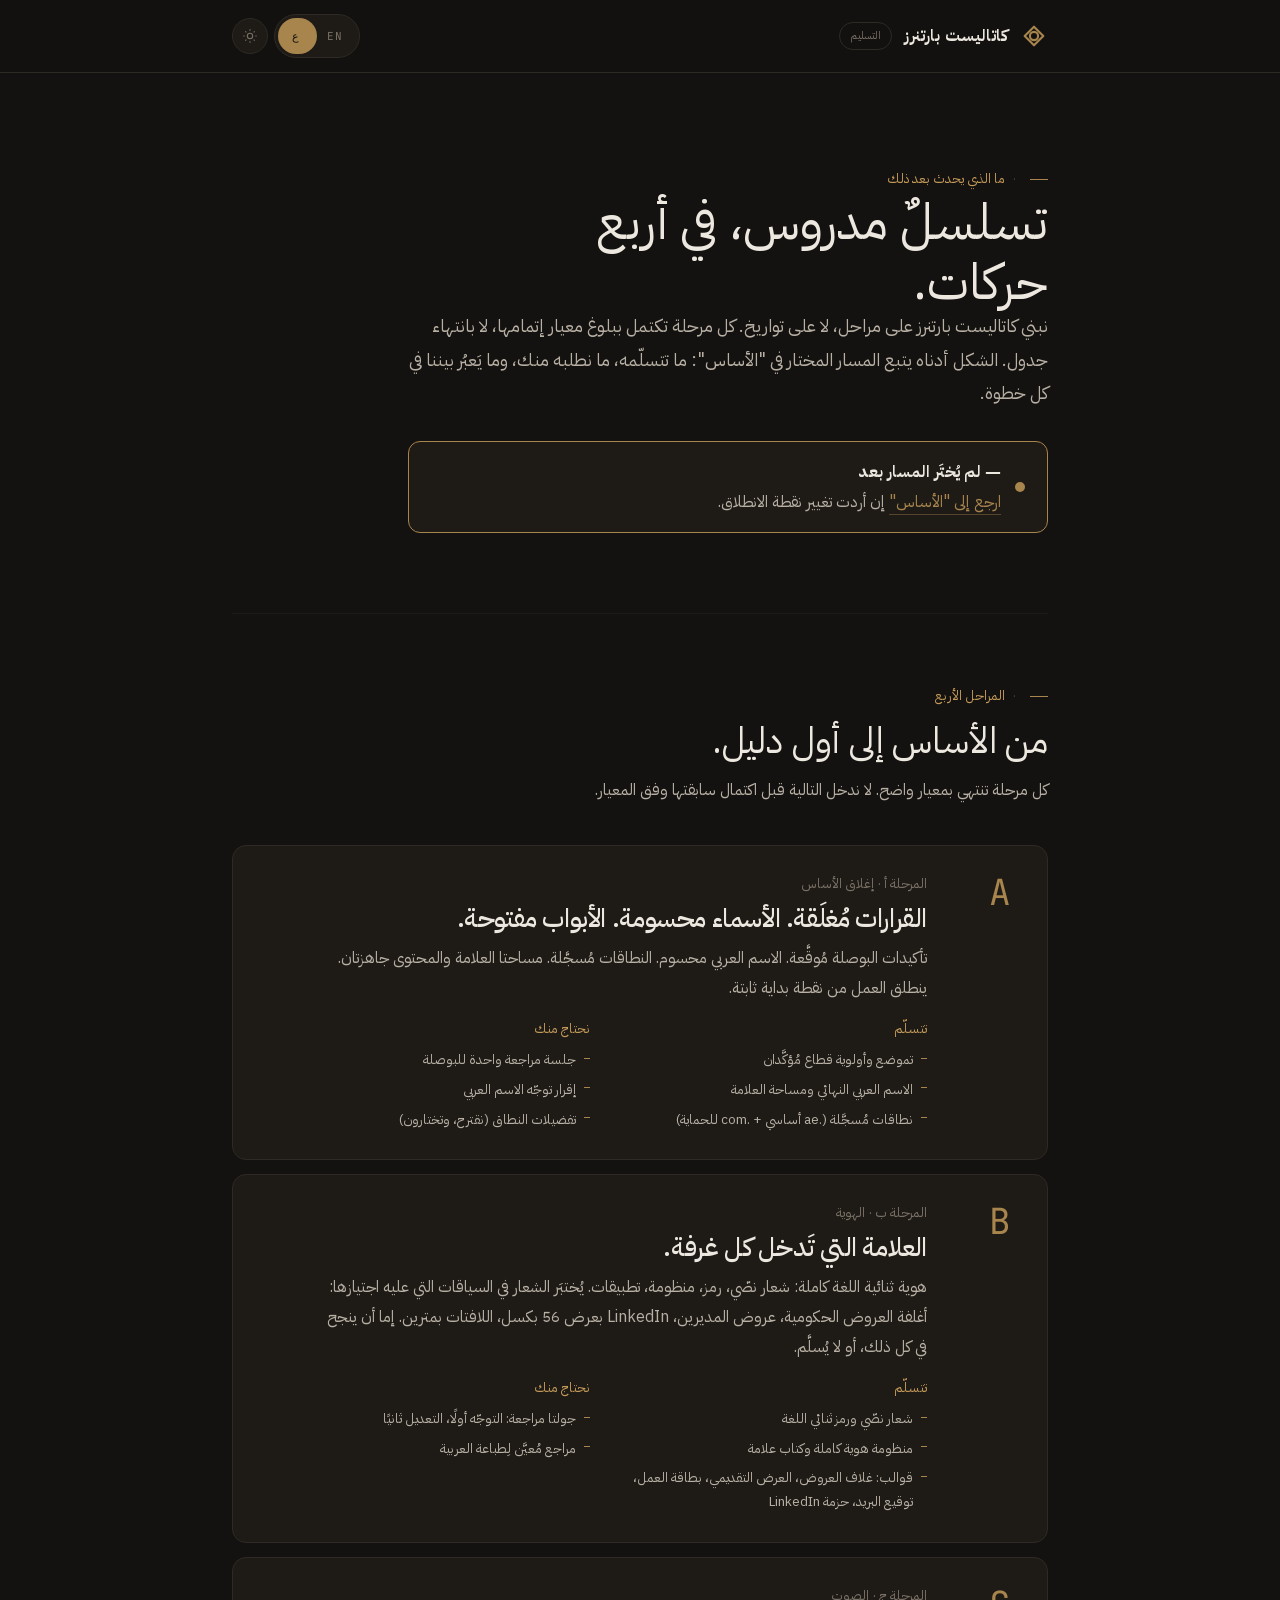
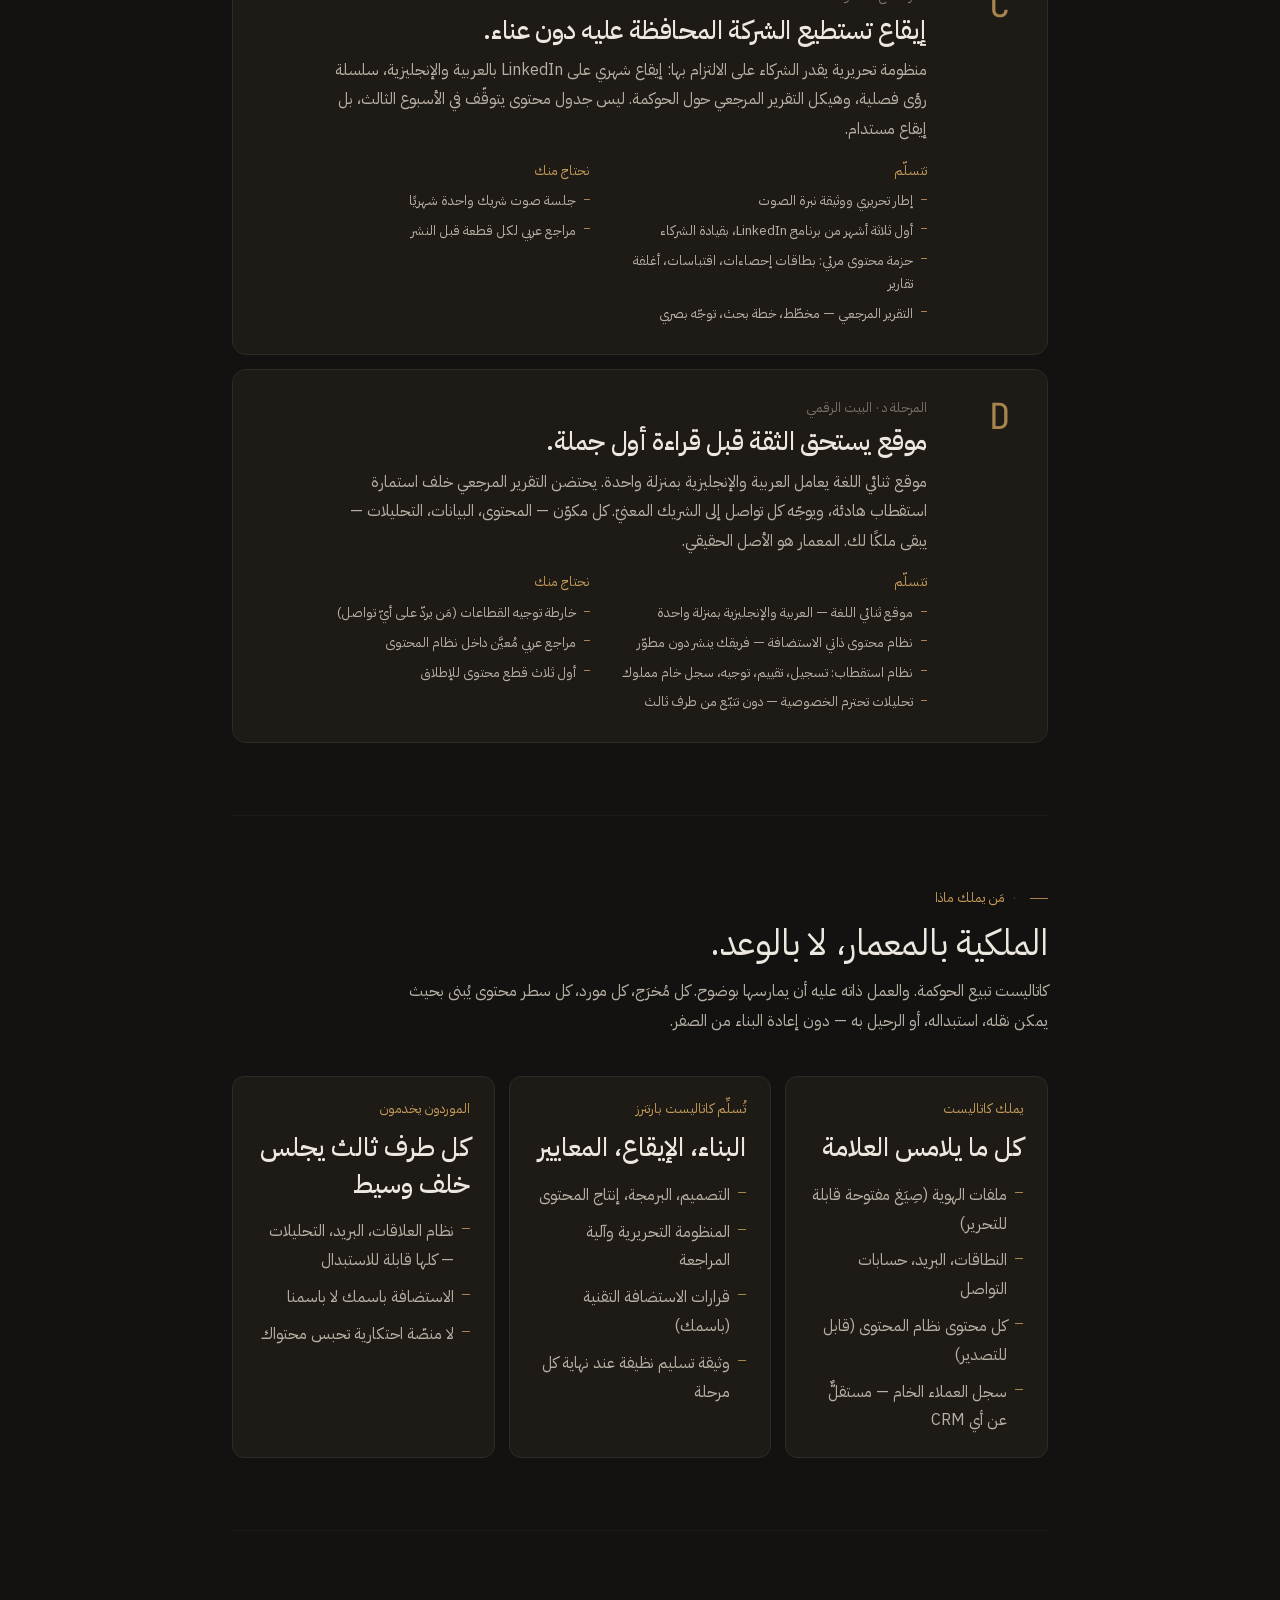
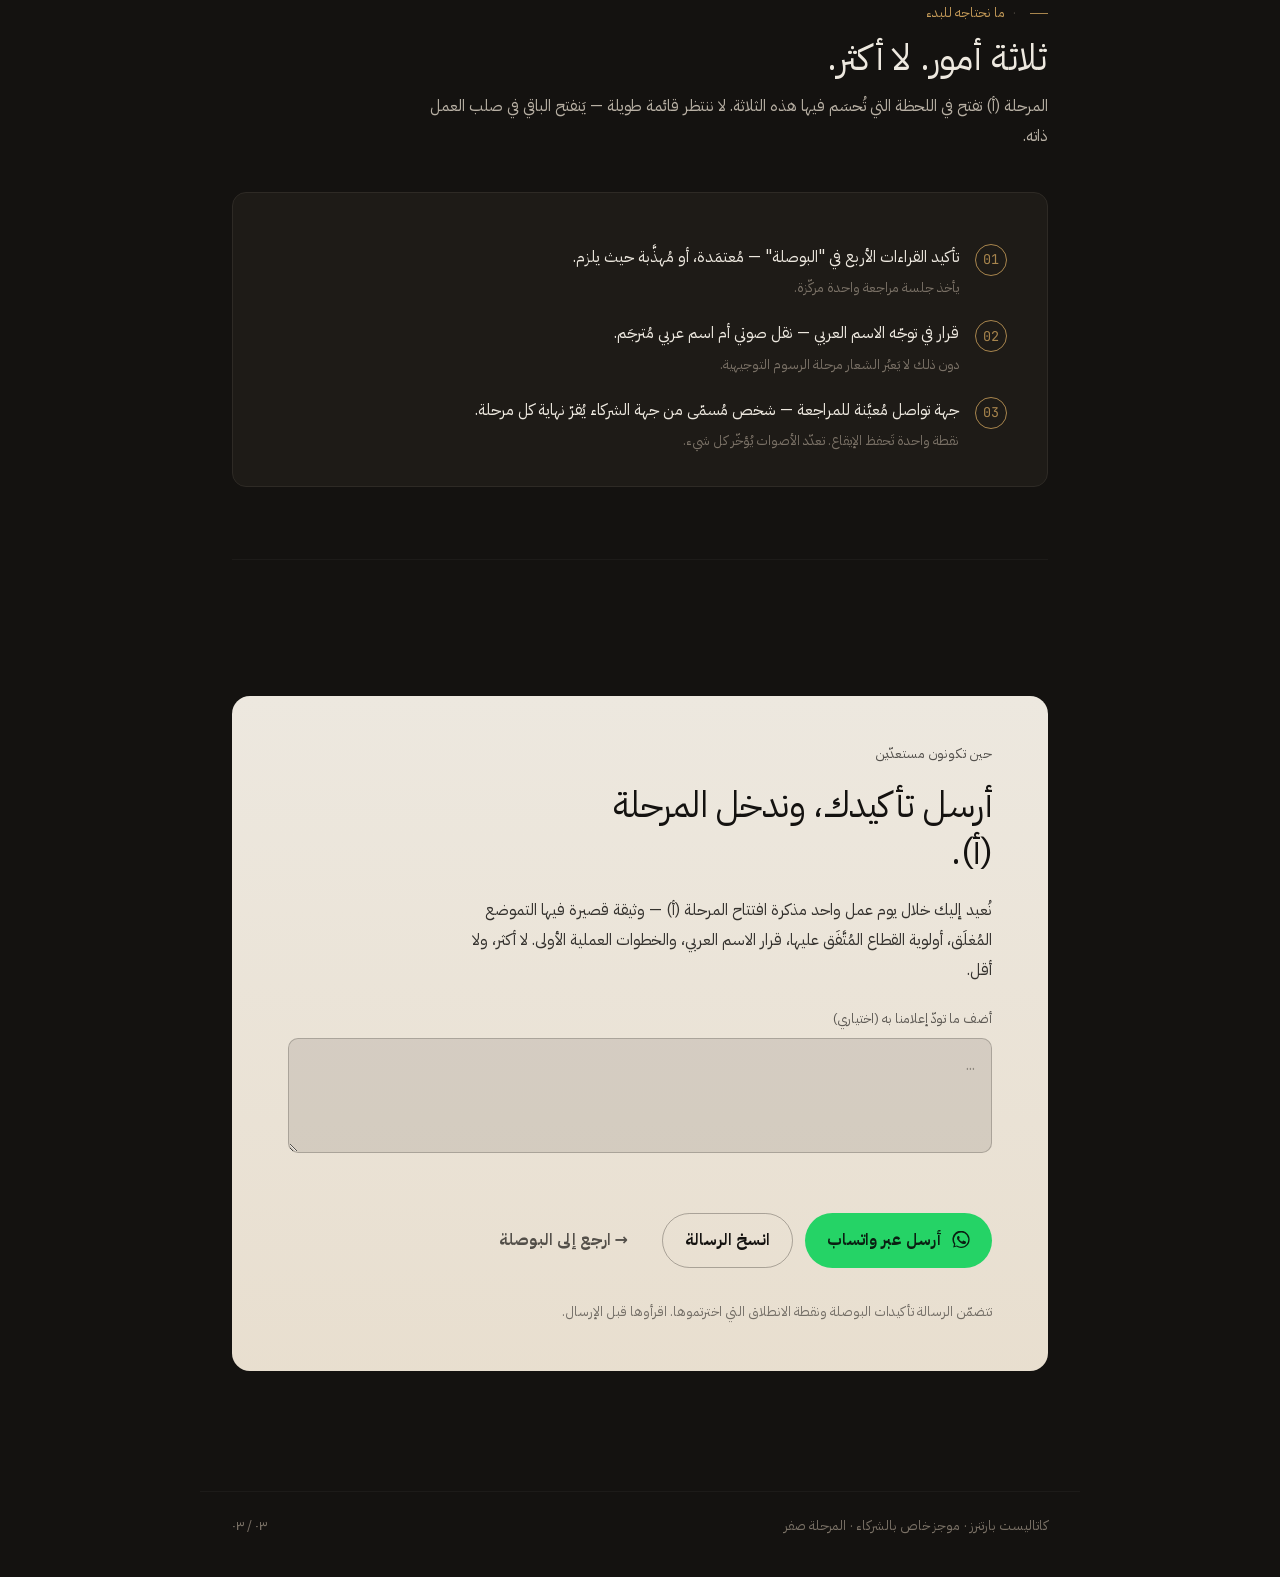
<file: client/handoff.html>
<!doctype html>
<html lang="ar" dir="rtl">
  <head>
    <meta charset="utf-8" />
    <meta
      name="viewport"
      content="width=device-width, initial-scale=1, viewport-fit=cover"
    />
    <meta name="robots" content="noindex, nofollow" />
    <title>كاتاليست بارتنرز — التسليم</title>

    <script>
      // Pre-paint: apply stored lang + theme so first frame is never wrong.
      (function () {
        try {
          var l = localStorage.getItem("cp_lang") || "ar";
          var t = localStorage.getItem("cp_theme") || "dark"; // default-dark, private night-read
          var h = document.documentElement;
          h.lang = l === "en" ? "en" : "ar";
          h.dir = "rtl"; // bilingual: always RTL
          h.setAttribute("data-theme", t === "light" ? "light" : "dark");
          h.setAttribute("data-lang", l);
        } catch (e) {}
      })();
    </script>

    <link
      rel="preload"
      href="../fonts/400.woff2"
      as="font"
      type="font/woff2"
      crossorigin
    />
    <link
      rel="preload"
      href="../fonts/700.woff2"
      as="font"
      type="font/woff2"
      crossorigin
    />

    <link rel="stylesheet" href="../site/system.css" />

    <link rel="preconnect" href="https://fonts.googleapis.com" />
    <link rel="preconnect" href="https://fonts.gstatic.com" crossorigin />
    <link
      rel="stylesheet"
      href="https://fonts.googleapis.com/css2?family=Instrument+Serif:ital@0;1&family=Inter+Tight:wght@400;500&family=JetBrains+Mono:wght@400&display=swap"
      media="print"
      onload="this.media = 'all'"
    />
    <noscript
      ><link
        rel="stylesheet"
        href="https://fonts.googleapis.com/css2?family=Instrument+Serif:ital@0;1&family=Inter+Tight:wght@400;500&family=JetBrains+Mono:wght@400&display=swap"
    /></noscript>

    <style>
      /* Page-only CSS — design tokens, type scale, AR @font-face all live in site/system.css. */
      html {
        scroll-behavior: smooth;
      }

      body {
        background:
          radial-gradient(
            1200px 600px at 80% -10%,
            var(--paper-2) 0%,
            transparent 60%
          ),
          radial-gradient(
            900px 500px at -10% 110%,
            var(--paper-2) 0%,
            transparent 60%
          ),
          var(--paper);
        min-height: 100vh;
      }

      .en,
      .ar,
      [data-show] {
        display: revert;
      }
      [data-show="en"],
      [data-show="ar"] {
        display: revert;
      }
      html[data-lang="ar"] [data-show="en"] {
        display: none;
      }
      html[data-lang="en"] [data-show="ar"] {
        display: none;
      }
      .en {
        direction: ltr;
        unicode-bidi: isolate;
      }
      .ar {
        direction: rtl;
        unicode-bidi: isolate;
      }

      /* ── Bilingual pair layout ── */
      /* Inline pairs: centered dot between EN and AR */
      .eyebrow [data-show="en"] + [data-show="ar"]::before,
      .meta [data-show="en"] + [data-show="ar"]::before {
        content: " · ";
        color: var(--mute-3);
        margin-inline: 0.3em;
      }

      /* Block pairs: tighten margin so they read as a unit */
      h1[data-show="en"] + h1[data-show="ar"] {
        margin-top: -0.3em;
      }
      p[data-show="en"] + p[data-show="ar"],
      h2[data-show="en"] + h2[data-show="ar"] {
        margin-top: -0.2em;
      }

      /* h1 bilingual pair: EN secondary, AR primary — only in AR mode */
      html[data-lang="ar"] h1[data-show="en"] {
        font-size: var(--t-1);
        opacity: 0.85;
        margin-bottom: 0;
      }
      html[data-lang="ar"] h1[data-show="ar"] {
        font-size: var(--t-display);
      }

      /* ── Bilingual: both languages always visible, each in its correct font ── */
      /* When AR mode active, EN spans inherit AR font from parent — override */
      html[data-lang="ar"] .en {
        font-family: var(--sans);
      }
      html[data-lang="ar"] h1 .en,
      html[data-lang="ar"] h2 .en,
      html[data-lang="ar"] h3 .en {
        font-family: var(--serif);
      }
      html[data-lang="ar"] h3 .en {
        font-style: italic;
      }
      /* When EN mode active, AR spans inherit sans/serif — override to AR */
      html[data-lang="en"] .ar {
        font-family: var(--ar);
      }

      /* EN spans inside RTL parent — keep correct EN fonts */
      [dir="rtl"] .en {
        font-family: var(--sans);
      }
      [dir="rtl"] h1 .en,
      [dir="rtl"] h2 .en {
        font-family: var(--serif);
      }
      .masthead {
        position: sticky;
        top: 0;
        z-index: 60;
        background: color-mix(in oklab, var(--paper) 88%, transparent);
        backdrop-filter: saturate(1.2) blur(10px);
        border-bottom: 1px solid var(--hair);
      }
      .masthead-row {
        max-width: var(--col-wide);
        margin: 0 auto;
        padding: 14px var(--sx);
        display: flex;
        align-items: center;
        justify-content: space-between;
        gap: 16px;
        min-height: var(--nav-h);
      }
      .markline {
        display: flex;
        align-items: center;
        gap: 12px;
        min-width: 0;
      }
      .glyph {
        width: 28px;
        height: 28px;
        color: var(--bronze);
        flex-shrink: 0;
        transition: transform 0.6s var(--ease);
      }
      @media (max-width: 480px) {
        .glyph { width: 24px; height: 24px; }
      }
      .markline:hover .glyph {
        transform: rotate(45deg);
      }
      .wordmark {
        font-weight: 500;
        font-size: var(--t-5);
        letter-spacing: 0.01em;
        white-space: nowrap;
      }
      html[data-lang="ar"] .wordmark {
        font-weight: 600;
        font-size: var(--t-5);
      }
      .pagetag {
        font-family: var(--mono);
        font-size: var(--t-7);
        text-transform: uppercase;
        letter-spacing: 0.18em;
        color: var(--mute);
        padding: 4px 10px;
        border: 1px solid var(--hair);
        border-radius: 999px;
      }
      html[data-lang="ar"] .pagetag {
        font-family: var(--ar);
        letter-spacing: 0;
        font-size: var(--t-7);
        text-transform: none;
      }

      .controls {
        display: flex;
        align-items: center;
        gap: 6px;
      }
      .lang-tog {
        position: relative;
        display: flex;
        align-items: stretch;
        direction: ltr;
        border: 1px solid var(--hair);
        border-radius: 999px;
        background: var(--card);
        padding: 3px;
        font-family: var(--mono);
        font-size: 11px;
      }
      .lang-tog::before {
        content: '';
        position: absolute;
        top: 3px;
        bottom: 3px;
        left: 3px;
        width: calc(50% - 3px);
        border-radius: 999px;
        background: var(--bronze);
        transition: transform 0.24s cubic-bezier(0.34,1.4,0.64,1);
        pointer-events: none;
        will-change: transform;
      }
      html[data-lang="ar"] .lang-tog::before { transform: translateX(0); }
      html[data-lang="en"] .lang-tog::before { transform: translateX(100%); }
      .lang-tog button {
        position: relative;
        z-index: 1;
        flex: 1;
        appearance: none;
        border: 0;
        background: transparent;
        color: var(--mute);
        padding: 8px 14px;
        min-height: 36px;
        cursor: pointer;
        font-family: inherit;
        font-size: inherit;
        letter-spacing: 0.06em;
        border-radius: 999px;
        transition: color 0.22s ease;
        -webkit-tap-highlight-color: transparent;
      }
      #lng-ar { letter-spacing: 0; }
      .lang-tog button.on,
      .lang-tog button[aria-pressed="true"] { color: var(--paper); }
      .lang-tog button:not(.on):hover { color: var(--ink); }
      .lang-tog button:active { opacity: 0.8; }
      .lang-tog button:focus-visible {
        outline: 2px solid var(--bronze);
        outline-offset: 2px;
      }
      .theme-btn {
        appearance: none;
        border: 1px solid var(--hair);
        background: var(--card);
        color: var(--mute);
        cursor: pointer;
        border-radius: 50%;
        width: 36px;
        height: 36px;
        display: grid;
        place-items: center;
        transition:
          color 0.2s,
          border-color 0.2s;
      }
      .theme-btn:hover {
        color: var(--bronze);
        border-color: var(--bronze);
      }
      .theme-btn svg {
        width: 16px;
        height: 16px;
      }

      main {
        max-width: var(--col-wide);
        margin: 0 auto;
        padding: 0 var(--sx);
      }
      section {
        padding: 72px 0;
        border-bottom: 1px solid var(--rule);
      }
      section:last-of-type {
        border-bottom: 0;
      }
      @media (max-width: 680px) {
        section {
          padding: 56px 0;
        }
      }

      .eyebrow {
        font-family: var(--mono);
        font-size: var(--t-7);
        text-transform: uppercase;
        letter-spacing: 0.22em;
        color: var(--mute);
        display: flex;
        align-items: center;
        gap: 10px;
        margin-bottom: 18px;
      }
      html[data-lang="ar"] .eyebrow {
        font-family: var(--ar);
        letter-spacing: 0;
        font-size: var(--t-6);
        text-transform: none;
        color: var(--bronze-2);
      }
      .eyebrow::before {
        content: "";
        width: 18px;
        height: 1px;
        background: var(--bronze);
      }

      .hero {
        padding: 96px 0 80px;
        border-bottom: 1px solid var(--rule);
      }
      .hero h1 {
        font-family: var(--serif);
        font-weight: 400;
        font-style: italic;
        font-size: var(--t-display);
        line-height: 1.05;
        letter-spacing: -0.01em;
        color: var(--ink);
        max-width: 14ch;
      }
      html[data-lang="ar"] .hero h1 {
        font-family: var(--ar);
        font-style: normal;
        font-weight: 300;
        line-height: 1.2;
        letter-spacing: 0;
        font-size: var(--t-1);
        max-width: 16ch;
      }
      .hero .lede {
        margin-top: 28px;
        max-width: var(--col);
        font-size: var(--t-4);
        color: var(--ink-2);
        line-height: 1.55;
      }
      html[data-lang="ar"] .hero .lede {
        line-height: 1.85;
      }

      .track-banner {
        margin-top: 32px;
        display: flex;
        align-items: center;
        gap: 14px;
        padding: 16px 22px;
        background: var(--card);
        border: 1px solid var(--bronze);
        border-radius: 12px;
        max-width: var(--col);
      }
      .track-banner-dot {
        width: 10px;
        height: 10px;
        border-radius: 50%;
        background: var(--bronze);
        flex-shrink: 0;
      }
      .track-banner-text {
        font-size: var(--t-6);
        color: var(--ink-2);
        line-height: 1.55;
      }
      html[data-lang="ar"] .track-banner-text {
        font-size: var(--t-5);
        line-height: 1.75;
      }
      .track-banner-text strong {
        color: var(--ink);
        font-weight: 500;
        display: block;
        margin-bottom: 2px;
        font-size: var(--t-5);
      }
      html[data-lang="ar"] .track-banner-text strong {
        font-weight: 600;
        font-size: var(--t-5);
      }
      .track-banner a {
        color: var(--bronze);
        text-decoration: none;
        border-bottom: 1px solid
          color-mix(in oklab, var(--bronze) 40%, transparent);
      }
      .track-banner a:hover {
        color: var(--bronze-2);
        border-bottom-color: var(--bronze-2);
      }

      h2.section-h {
        font-family: var(--serif);
        font-weight: 400;
        font-style: italic;
        font-size: var(--t-2);
        line-height: 1.15;
        letter-spacing: -0.005em;
        max-width: 22ch;
        margin-bottom: 14px;
      }
      html[data-lang="ar"] h2.section-h {
        font-family: var(--ar);
        font-style: normal;
        font-weight: 400;
        font-size: var(--t-2);
        line-height: 1.3;
      }
      .section-sub {
        max-width: var(--col);
        color: var(--ink-2);
        font-size: var(--t-5);
        line-height: 1.65;
        margin-bottom: 40px;
      }
      html[data-lang="ar"] .section-sub {
        line-height: 1.85;
      }

      /* Phases */
      .phases {
        display: flex;
        flex-direction: column;
        gap: 14px;
      }
      .phase {
        background: var(--card);
        border: 1px solid var(--hair);
        border-radius: 14px;
        padding: 28px clamp(22px, 3.5vw, 36px);
        display: grid;
        grid-template-columns: auto 1fr;
        gap: 24px;
        align-items: start;
      }
      @media (max-width: 680px) {
        .phase {
          grid-template-columns: 1fr;
          gap: 14px;
        }
      }
      .phase-mark {
        font-family: var(--serif);
        font-style: italic;
        font-size: var(--t-1);
        line-height: 1;
        color: var(--bronze);
        min-width: 60px;
      }
      html[data-lang="ar"] .phase-mark {
        font-family: var(--mono);
        font-style: normal;
        font-size: var(--t-2);
      }
      .phase-body {
        min-width: 0;
      }
      .phase-name {
        font-family: var(--mono);
        font-size: var(--t-7);
        letter-spacing: 0.2em;
        text-transform: uppercase;
        color: var(--mute);
        margin-bottom: 6px;
      }
      html[data-lang="ar"] .phase-name {
        font-family: var(--ar);
        letter-spacing: 0;
        text-transform: none;
        font-size: var(--t-6);
      }
      .phase h3 {
        font-family: var(--serif);
        font-style: italic;
        font-weight: 400;
        font-size: var(--t-3);
        line-height: 1.2;
        color: var(--ink);
        margin-bottom: 10px;
      }
      html[data-lang="ar"] .phase h3 {
        font-family: var(--ar);
        font-style: normal;
        font-weight: 500;
        font-size: var(--t-3);
        line-height: 1.4;
      }
      .phase p {
        color: var(--ink-2);
        font-size: var(--t-5);
        line-height: 1.65;
        max-width: 60ch;
      }
      html[data-lang="ar"] .phase p {
        font-size: var(--t-5);
        line-height: 1.85;
      }

      .deliver {
        margin-top: 16px;
        display: grid;
        grid-template-columns: 1fr 1fr;
        gap: 16px;
      }
      @media (max-width: 560px) {
        .deliver {
          grid-template-columns: 1fr;
        }
      }
      .deliver-label {
        font-family: var(--mono);
        font-size: var(--t-7);
        letter-spacing: 0.2em;
        text-transform: uppercase;
        color: var(--bronze-2);
        margin-bottom: 8px;
      }
      html[data-lang="ar"] .deliver-label {
        font-family: var(--ar);
        letter-spacing: 0;
        text-transform: none;
        font-size: var(--t-6);
      }
      .deliver ul {
        list-style: none;
        padding: 0;
        display: flex;
        flex-direction: column;
        gap: 6px;
      }
      .deliver li {
        font-size: var(--t-6);
        color: var(--ink-2);
        line-height: 1.55;
        padding-inline-start: 14px;
        position: relative;
      }
      html[data-lang="ar"] .deliver li {
        font-size: var(--t-6);
        line-height: 1.75;
      }
      .deliver li::before {
        content: "";
        position: absolute;
        inset-inline-start: 0;
        top: 0.7em;
        width: 6px;
        height: 1px;
        background: var(--bronze);
      }

      /* Ownership map */
      .own {
        display: grid;
        grid-template-columns: repeat(3, 1fr);
        gap: 14px;
        margin-top: 8px;
      }
      @media (max-width: 780px) {
        .own {
          grid-template-columns: 1fr;
        }
      }
      .own-col {
        background: var(--card);
        border: 1px solid var(--hair);
        border-radius: 12px;
        padding: 22px 24px;
        display: flex;
        flex-direction: column;
        gap: 10px;
      }
      .own-h {
        font-family: var(--serif);
        font-style: italic;
        font-size: var(--t-3);
        line-height: 1.2;
        color: var(--ink);
      }
      html[data-lang="ar"] .own-h {
        font-family: var(--ar);
        font-style: normal;
        font-weight: 500;
        font-size: var(--t-3);
        line-height: 1.4;
      }
      .own-sub {
        font-family: var(--mono);
        font-size: var(--t-7);
        letter-spacing: 0.18em;
        text-transform: uppercase;
        color: var(--bronze-2);
      }
      html[data-lang="ar"] .own-sub {
        font-family: var(--ar);
        letter-spacing: 0;
        text-transform: none;
        font-size: var(--t-6);
      }
      .own ul {
        list-style: none;
        padding: 0;
        display: flex;
        flex-direction: column;
        gap: 8px;
        margin-top: 4px;
      }
      .own li {
        font-size: var(--t-6);
        color: var(--ink-2);
        line-height: 1.6;
        padding-inline-start: 16px;
        position: relative;
      }
      html[data-lang="ar"] .own li {
        font-size: var(--t-5);
        line-height: 1.8;
      }
      .own li::before {
        content: "";
        position: absolute;
        inset-inline-start: 0;
        top: 0.7em;
        width: 8px;
        height: 1px;
        background: var(--bronze);
      }

      /* What we need from you */
      .need {
        background: var(--card);
        border: 1px solid var(--hair);
        border-radius: 14px;
        padding: 32px clamp(24px, 4vw, 40px);
      }
      .need ol {
        list-style: none;
        padding: 0;
        counter-reset: n;
        display: flex;
        flex-direction: column;
        gap: 18px;
        margin-top: 18px;
      }
      .need li {
        counter-increment: n;
        padding-inline-start: 48px;
        position: relative;
        color: var(--ink);
        font-size: var(--t-5);
        line-height: 1.65;
      }
      html[data-lang="ar"] .need li {
        font-size: var(--t-5);
        line-height: 1.85;
      }
      .need li::before {
        content: counter(n, decimal-leading-zero);
        position: absolute;
        inset-inline-start: 0;
        top: 1px;
        font-family: var(--mono);
        font-size: var(--t-6);
        color: var(--bronze);
        border: 1px solid var(--bronze);
        border-radius: 50%;
        width: 32px;
        height: 32px;
        display: grid;
        place-items: center;
      }
      html[data-lang="ar"] .need li::before {
        font-family: var(--mono);
      }
      .need li small {
        display: block;
        margin-top: 4px;
        color: var(--mute);
        font-size: var(--t-6);
      }
      html[data-lang="ar"] .need li small {
        font-size: var(--t-6);
      }

      /* Final CTA */
      .final {
        margin-top: 64px;
        padding: 48px clamp(28px, 5vw, 56px);
        background: linear-gradient(
          180deg,
          var(--ink) 0%,
          color-mix(in oklab, var(--ink) 88%, var(--bronze-2)) 100%
        );
        color: var(--paper);
        border-radius: 18px;
        display: flex;
        flex-direction: column;
        gap: 24px;
      }
      .final-eyebrow {
        font-family: var(--mono);
        font-size: var(--t-7);
        letter-spacing: 0.22em;
        text-transform: uppercase;
        opacity: 0.65;
      }
      html[data-lang="ar"] .final-eyebrow {
        font-family: var(--ar);
        letter-spacing: 0;
        text-transform: none;
        font-size: var(--t-6);
        opacity: 0.7;
      }
      .final h2 {
        font-family: var(--serif);
        font-style: italic;
        font-weight: 400;
        font-size: var(--t-2);
        line-height: 1.15;
        max-width: 18ch;
      }
      html[data-lang="ar"] .final h2 {
        font-family: var(--ar);
        font-style: normal;
        font-weight: 400;
        font-size: var(--t-2);
        line-height: 1.3;
      }
      .final p {
        font-size: var(--t-5);
        line-height: 1.65;
        max-width: 54ch;
        opacity: 0.85;
      }
      html[data-lang="ar"] .final p {
        font-size: var(--t-5);
        line-height: 1.85;
      }
      .final-actions {
        display: flex;
        flex-wrap: wrap;
        gap: 12px;
        margin-top: 8px;
      }
      .final-btn {
        appearance: none;
        border: 0;
        cursor: pointer;
        padding: 14px 22px;
        border-radius: 999px;
        font: inherit;
        font-size: var(--t-5);
        font-weight: 500;
        display: inline-flex;
        align-items: center;
        gap: 10px;
        text-decoration: none;
        transition:
          transform 0.15s var(--ease),
          background 0.2s;
      }
      html[data-lang="ar"] .final-btn {
        font-size: var(--t-5);
        font-weight: 600;
      }
      .final-btn:hover {
        transform: translateY(-1px);
      }
      .btn-wa {
        background: var(--wa);
        color: #0a1f12;
      }
      .btn-wa:hover {
        background: var(--wa-2);
      }
      .btn-wa svg {
        width: 18px;
        height: 18px;
      }
      .btn-copy {
        background: transparent;
        color: var(--paper);
        border: 1px solid color-mix(in oklab, var(--paper) 30%, transparent);
      }
      .btn-copy:hover {
        background: color-mix(in oklab, var(--paper) 10%, transparent);
      }
      .btn-back {
        background: transparent;
        color: var(--paper);
        opacity: 0.7;
      }
      .btn-back:hover {
        opacity: 1;
      }

      .final-note {
        margin-top: 10px;
        font-family: var(--mono);
        font-size: var(--t-7);
        letter-spacing: 0.12em;
        text-transform: uppercase;
        opacity: 0.55;
      }
      html[data-lang="ar"] .final-note {
        font-family: var(--ar);
        letter-spacing: 0;
        text-transform: none;
        font-size: var(--t-6);
      }

      /* Request note — free-form input before send */
      .req-note {
        display: flex;
        flex-direction: column;
        gap: 8px;
        margin-bottom: 28px;
      }
      .req-note-label {
        font-family: var(--mono);
        font-size: var(--t-7);
        letter-spacing: 0.12em;
        text-transform: uppercase;
        color: var(--paper);
        opacity: 0.65;
        cursor: default;
      }
      html[data-lang="ar"] .req-note-label {
        font-family: var(--ar);
        letter-spacing: 0;
        text-transform: none;
        font-size: var(--t-6);
      }
      .req-note-ta {
        width: 100%;
        min-height: 80px;
        resize: vertical;
        background: color-mix(in oklab, var(--paper) 10%, transparent);
        border: 1px solid color-mix(in oklab, var(--paper) 22%, transparent);
        border-radius: 10px;
        padding: 12px 16px;
        color: var(--paper);
        font: inherit;
        font-size: var(--t-5);
        line-height: 1.7;
        transition: border-color 0.2s var(--ease);
      }
      html[data-lang="ar"] .req-note-ta {
        font-family: var(--ar);
        font-size: var(--t-5);
        line-height: 1.85;
        direction: rtl;
      }
      html[data-lang="en"] .req-note-ta {
        direction: ltr;
      }
      .req-note-ta:focus {
        outline: 0;
        border-color: color-mix(in oklab, var(--paper) 45%, transparent);
      }
      .req-note-ta::placeholder {
        color: color-mix(in oklab, var(--paper) 38%, transparent);
      }

      /* Toast */
      .toast {
        position: fixed;
        bottom: 24px;
        inset-inline-start: 50%;
        transform: translateX(-50%) translateY(20px);
        background: var(--ink);
        color: var(--paper);
        padding: 12px 22px;
        border-radius: 999px;
        font-size: var(--t-6);
        opacity: 0;
        pointer-events: none;
        transition:
          opacity 0.25s var(--ease),
          transform 0.25s var(--ease);
        z-index: 80;
      }
      html[data-lang="ar"] .toast {
        font-size: var(--t-6);
      }
      .toast.on {
        opacity: 1;
        transform: translateX(-50%) translateY(0);
      }

      footer {
        max-width: var(--col-wide);
        margin: 48px auto 0;
        padding: 24px var(--sx) 40px;
        display: flex;
        align-items: center;
        justify-content: space-between;
        gap: 14px;
        border-top: 1px solid var(--rule);
        font-family: var(--mono);
        font-size: var(--t-7);
        color: var(--mute);
        letter-spacing: 0.12em;
        text-transform: uppercase;
      }
      html[data-lang="ar"] footer {
        font-family: var(--ar);
        letter-spacing: 0;
        text-transform: none;
        font-size: var(--t-6);
      }

      .reveal {
        opacity: 0;
        transform: translateY(14px);
        transition:
          opacity 0.7s var(--ease),
          transform 0.7s var(--ease);
      }
      .reveal.in {
        opacity: 1;
        transform: none;
      }

      .phase[data-hidden="true"] {
        display: none;
      }
    </style>
  </head>
  <body>
    <header class="masthead">
      <div class="masthead-row">
        <div class="markline">
          <svg
            class="glyph"
            viewBox="0 0 24 24"
            fill="none"
            stroke="currentColor"
            stroke-width="1.8"
            stroke-linecap="round"
            stroke-linejoin="round"
            shape-rendering="geometricPrecision"
            aria-hidden="true"
          >
            <path d="M4 12 L12 4 L20 12 L12 20 Z" />
            <circle cx="12" cy="12" r="3.5" />
          </svg>
          <span class="wordmark" data-show="en">Catalyst Partners</span>
          <span class="wordmark" data-show="ar">كاتاليست بارتنرز</span>
          <span class="pagetag" data-show="en">Handoff</span>
          <span class="pagetag" data-show="ar">التسليم</span>
        </div>
        <div class="controls">
          <div class="lang-tog" role="group" aria-label="Language">
            <button id="lng-ar" type="button" aria-label="Arabic">ع</button>
            <button id="lng-en" type="button" aria-label="English">EN</button>
          </div>
          <button
            class="theme-btn"
            id="theme-btn"
            type="button"
            aria-label="Toggle theme"
          >
            <svg
              id="theme-icon-moon"
              viewBox="0 0 24 24"
              fill="none"
              stroke="currentColor"
              stroke-width="1.6"
            >
              <path d="M21 12.8A9 9 0 1 1 11.2 3a7 7 0 0 0 9.8 9.8Z" />
            </svg>
            <svg
              id="theme-icon-sun"
              viewBox="0 0 24 24"
              fill="none"
              stroke="currentColor"
              stroke-width="1.6"
              style="display: none"
            >
              <circle cx="12" cy="12" r="4" />
              <path
                d="M12 2v2M12 20v2M2 12h2M20 12h2M5 5l1.5 1.5M17.5 17.5 19 19M5 19l1.5-1.5M17.5 6.5 19 5"
              />
            </svg>
          </button>
        </div>
      </div>
    </header>

    <main>
      <section class="hero">
        <div class="eyebrow">
          <span data-show="en">What happens next</span>
          <span data-show="ar">ما الذي يحدث بعد ذلك</span>
        </div>
        <h1 data-show="en">A deliberate sequence, in four movements.</h1>
        <h1 data-show="ar">تسلسلٌ مدروس، في أربع حركات.</h1>
        <p class="lede" data-show="en">
          Catalyst Partners is built in phases, not on a calendar. Each phase
          ends when its standard of finish is met, not when a day on a Gantt
          chart passes. The shape below is shaped by the track you marked on
          Foundation — what you receive, what we ask from you, and what crosses
          the line between us at each step.
        </p>
        <p class="lede" data-show="ar">
          نبني كاتاليست بارتنرز على مراحل، لا على تواريخ. كل مرحلة تكتمل ببلوغ
          معيار إتمامها، لا بانتهاء جدول. الشكل أدناه يتبع المسار المختار في
          "الأساس": ما تتسلّمه، ما نطلبه منك، وما يَعبُر بيننا في كل خطوة.
        </p>

        <div class="track-banner" id="track-banner">
          <span class="track-banner-dot"></span>
          <div class="track-banner-text">
            <strong>
              <span data-show="en" id="track-name-en"
                >— Track not yet chosen</span
              >
              <span data-show="ar" id="track-name-ar"
                >— لم يُختَر المسار بعد</span
              >
            </strong>
            <span data-show="en"
              ><a href="foundation.html">Return to Foundation</a> if you want to
              change the starting line.</span
            >
            <span data-show="ar"
              ><a href="foundation.html">ارجع إلى "الأساس"</a> إن أردت تغيير
              نقطة الانطلاق.</span
            >
          </div>
        </div>
      </section>

      <!-- The phases -->
      <section class="reveal">
        <div class="eyebrow">
          <span data-show="en">The four phases</span>
          <span data-show="ar">المراحل الأربع</span>
        </div>
        <h2 class="section-h" data-show="en">
          From foundation to first proof.
        </h2>
        <h2 class="section-h" data-show="ar">من الأساس إلى أول دليل.</h2>
        <p class="section-sub" data-show="en">
          Each phase carries a clear close. We do not begin the next until the
          one before is finished to the standard.
        </p>
        <p class="section-sub" data-show="ar">
          كل مرحلة تنتهي بمعيار واضح. لا ندخل التالية قبل اكتمال سابقتها وفق
          المعيار.
        </p>

        <div class="phases">
          <!-- Phase A — universal -->
          <article class="phase">
            <div class="phase-mark">A</div>
            <div class="phase-body">
              <div class="phase-name">
                <span data-show="en">Phase A · Foundation locked</span>
                <span data-show="ar">المرحلة أ · إغلاق الأساس</span>
              </div>
              <h3 data-show="en">Decisions closed. Names set. Doors opened.</h3>
              <h3 data-show="ar">
                القرارات مُغلَقة. الأسماء محسومة. الأبواب مفتوحة.
              </h3>
              <p data-show="en">
                The Compass confirmations are signed. The Arabic name is
                decided. Domains are registered. The brand workspace and content
                workspace exist. The work begins from a fixed starting line, not
                a moving one.
              </p>
              <p data-show="ar">
                تأكيدات البوصلة مُوقَّعة. الاسم العربي محسوم. النطاقات مُسجَّلة.
                مساحتا العلامة والمحتوى جاهزتان. ينطلق العمل من نقطة بداية
                ثابتة.
              </p>
              <div class="deliver">
                <div class="deliver-col">
                  <div class="deliver-label" data-show="en">You receive</div>
                  <div class="deliver-label" data-show="ar">تتسلّم</div>
                  <ul>
                    <li data-show="en">
                      Signed-off positioning &amp; segment priority
                    </li>
                    <li data-show="ar">تموضع وأولوية قطاع مُؤكَّدان</li>
                    <li data-show="en">
                      Final Arabic name &amp; brand workspace
                    </li>
                    <li data-show="ar">الاسم العربي النهائي ومساحة العلامة</li>
                    <li data-show="en">
                      Registered domains (.ae primary + .com defensive)
                    </li>
                    <li data-show="ar">
                      نطاقات مُسجَّلة (.ae أساسي + .com للحماية)
                    </li>
                  </ul>
                </div>
                <div class="deliver-col">
                  <div class="deliver-label" data-show="en">
                    We need from you
                  </div>
                  <div class="deliver-label" data-show="ar">نحتاج منك</div>
                  <ul>
                    <li data-show="en">
                      A single review window for the Compass
                    </li>
                    <li data-show="ar">جلسة مراجعة واحدة للبوصلة</li>
                    <li data-show="en">Confirmation on Arabic name approach</li>
                    <li data-show="ar">إقرار توجّه الاسم العربي</li>
                    <li data-show="en">
                      Domain preferences (we suggest, you choose)
                    </li>
                    <li data-show="ar">تفضيلات النطاق (نقترح، وتختارون)</li>
                  </ul>
                </div>
              </div>
            </div>
          </article>

          <!-- Phase B — Identity (all tracks) -->
          <article class="phase" data-phase="identity">
            <div class="phase-mark">B</div>
            <div class="phase-body">
              <div class="phase-name">
                <span data-show="en">Phase B · The Identity</span>
                <span data-show="ar">المرحلة ب · الهوية</span>
              </div>
              <h3 data-show="en">The mark that enters every room.</h3>
              <h3 data-show="ar">العلامة التي تَدخل كل غرفة.</h3>
              <p data-show="en">
                A complete bilingual identity — wordmark, logomark, system,
                applications. The mark is tested against the contexts it must
                survive: government proposal covers, executive decks, LinkedIn
                at 56 pixels, signage at two metres. It works in all of them or
                it does not ship.
              </p>
              <p data-show="ar">
                هوية ثنائية اللغة كاملة: شعار نصّي، رمز، منظومة، تطبيقات.
                يُختبَر الشعار في السياقات التي عليه اجتيازها: أغلفة العروض
                الحكومية، عروض المديرين، LinkedIn بعرض 56 بكسل، اللافتات بمترين.
                إما أن ينجح في كل ذلك، أو لا يُسلَّم.
              </p>
              <div class="deliver">
                <div class="deliver-col">
                  <div class="deliver-label" data-show="en">You receive</div>
                  <div class="deliver-label" data-show="ar">تتسلّم</div>
                  <ul>
                    <li data-show="en">Bilingual wordmark &amp; logomark</li>
                    <li data-show="ar">شعار نصّي ورمز ثنائي اللغة</li>
                    <li data-show="en">
                      Full identity system &amp; brand guidelines
                    </li>
                    <li data-show="ar">منظومة هوية كاملة وكتاب علامة</li>
                    <li data-show="en">
                      Templates: proposal cover, presentation deck, business
                      card, email signature, LinkedIn set
                    </li>
                    <li data-show="ar">
                      قوالب: غلاف العروض، العرض التقديمي، بطاقة العمل، توقيع
                      البريد، حزمة LinkedIn
                    </li>
                  </ul>
                </div>
                <div class="deliver-col">
                  <div class="deliver-label" data-show="en">
                    We need from you
                  </div>
                  <div class="deliver-label" data-show="ar">نحتاج منك</div>
                  <ul>
                    <li data-show="en">
                      Two review rounds, focused — direction first, refinement
                      second
                    </li>
                    <li data-show="ar">
                      جولتا مراجعة: التوجّه أولًا، التعديل ثانيًا
                    </li>
                    <li data-show="en">
                      A nominated reviewer for Arabic typography
                    </li>
                    <li data-show="ar">مراجع مُعيَّن لِطباعة العربية</li>
                  </ul>
                </div>
              </div>
            </div>
          </article>

          <!-- Phase C — Voice (identity-voice & full) -->
          <article class="phase" data-phase="voice">
            <div class="phase-mark">C</div>
            <div class="phase-body">
              <div class="phase-name">
                <span data-show="en">Phase C · The Voice</span>
                <span data-show="ar">المرحلة ج · الصوت</span>
              </div>
              <h3 data-show="en">A rhythm the firm can keep without strain.</h3>
              <h3 data-show="ar">
                إيقاع تستطيع الشركة المحافظة عليه دون عناء.
              </h3>
              <p data-show="en">
                An editorial system the partners can actually live with — a
                monthly LinkedIn cadence in Arabic and English, a quarterly
                insight series, and the scaffold for the flagship governance
                report. Not a content calendar that dies in week three. A
                rhythm.
              </p>
              <p data-show="ar">
                منظومة تحريرية يقدر الشركاء على الالتزام بها: إيقاع شهري على
                LinkedIn بالعربية والإنجليزية، سلسلة رؤى فصلية، وهيكل التقرير
                المرجعي حول الحوكمة. ليس جدول محتوى يتوقّف في الأسبوع الثالث، بل
                إيقاع مستدام.
              </p>
              <div class="deliver">
                <div class="deliver-col">
                  <div class="deliver-label" data-show="en">You receive</div>
                  <div class="deliver-label" data-show="ar">تتسلّم</div>
                  <ul>
                    <li data-show="en">
                      Editorial framework &amp; tone-of-voice document
                    </li>
                    <li data-show="ar">إطار تحريري ووثيقة نبرة الصوت</li>
                    <li data-show="en">
                      First three months of LinkedIn programme, partner-led
                    </li>
                    <li data-show="ar">
                      أول ثلاثة أشهر من برنامج LinkedIn، بقيادة الشركاء
                    </li>
                    <li data-show="en">
                      Visual content kit: stat cards, quote cards, report covers
                    </li>
                    <li data-show="ar">
                      حزمة محتوى مرئي: بطاقات إحصاءات، اقتباسات، أغلفة تقارير
                    </li>
                    <li data-show="en">
                      Flagship report — outline, research plan, design direction
                    </li>
                    <li data-show="ar">
                      التقرير المرجعي — مخطّط، خطة بحث، توجّه بصري
                    </li>
                  </ul>
                </div>
                <div class="deliver-col">
                  <div class="deliver-label" data-show="en">
                    We need from you
                  </div>
                  <div class="deliver-label" data-show="ar">نحتاج منك</div>
                  <ul>
                    <li data-show="en">One partner-voice session per month</li>
                    <li data-show="ar">جلسة صوت شريك واحدة شهريًا</li>
                    <li data-show="en">
                      An Arabic reviewer for every piece before publish
                    </li>
                    <li data-show="ar">مراجع عربي لكل قطعة قبل النشر</li>
                  </ul>
                </div>
              </div>
            </div>
          </article>

          <!-- Phase D — The Digital Home (full only) -->
          <article class="phase" data-phase="home">
            <div class="phase-mark">D</div>
            <div class="phase-body">
              <div class="phase-name">
                <span data-show="en">Phase D · The Digital Home</span>
                <span data-show="ar">المرحلة د · البيت الرقمي</span>
              </div>
              <h3 data-show="en">
                The site that earns trust before the first sentence is read.
              </h3>
              <h3 data-show="ar">موقع يستحق الثقة قبل قراءة أول جملة.</h3>
              <p data-show="en">
                A bilingual website that treats Arabic and English as equals,
                hosts the flagship report behind a quiet lead form, and routes
                every inquiry to the right partner. Built so every component —
                the content, the leads, the analytics — is yours to take with
                you, always. The architecture is the asset.
              </p>
              <p data-show="ar">
                موقع ثنائي اللغة يعامل العربية والإنجليزية بمنزلة واحدة. يحتضن
                التقرير المرجعي خلف استمارة استقطاب هادئة، ويوجّه كل تواصل إلى
                الشريك المعنيّ. كل مكوّن — المحتوى، البيانات، التحليلات — يبقى
                ملكًا لك. المعمار هو الأصل الحقيقي.
              </p>
              <div class="deliver">
                <div class="deliver-col">
                  <div class="deliver-label" data-show="en">You receive</div>
                  <div class="deliver-label" data-show="ar">تتسلّم</div>
                  <ul>
                    <li data-show="en">
                      Bilingual website — Arabic and English as first-class
                      peers
                    </li>
                    <li data-show="ar">
                      موقع ثنائي اللغة — العربية والإنجليزية بمنزلة واحدة
                    </li>
                    <li data-show="en">
                      Self-hosted CMS — your team publishes without a developer
                    </li>
                    <li data-show="ar">
                      نظام محتوى ذاتي الاستضافة — فريقك ينشر دون مطوّر
                    </li>
                    <li data-show="en">
                      Lead system: capture, score, route, owned raw log
                    </li>
                    <li data-show="ar">
                      نظام استقطاب: تسجيل، تقييم، توجيه، سجل خام مملوك
                    </li>
                    <li data-show="en">
                      Privacy-first analytics — no third-party surveillance
                    </li>
                    <li data-show="ar">
                      تحليلات تحترم الخصوصية — دون تتبّع من طرف ثالث
                    </li>
                  </ul>
                </div>
                <div class="deliver-col">
                  <div class="deliver-label" data-show="en">
                    We need from you
                  </div>
                  <div class="deliver-label" data-show="ar">نحتاج منك</div>
                  <ul>
                    <li data-show="en">
                      Segment-to-partner routing map (who answers which inquiry)
                    </li>
                    <li data-show="ar">
                      خارطة توجيه القطاعات (مَن يردّ على أيّ تواصل)
                    </li>
                    <li data-show="en">
                      A named Arabic editorial reviewer in the CMS
                    </li>
                    <li data-show="ar">مراجع عربي مُعيَّن داخل نظام المحتوى</li>
                    <li data-show="en">
                      First three pieces of insight content for launch
                    </li>
                    <li data-show="ar">أول ثلاث قطع محتوى للإطلاق</li>
                  </ul>
                </div>
              </div>
            </div>
          </article>
        </div>
      </section>

      <!-- Ownership map -->
      <section class="reveal">
        <div class="eyebrow">
          <span data-show="en">Who owns what</span>
          <span data-show="ar">مَن يملك ماذا</span>
        </div>
        <h2 class="section-h" data-show="en">
          Ownership is by architecture, not promise.
        </h2>
        <h2 class="section-h" data-show="ar">الملكية بالمعمار، لا بالوعد.</h2>
        <p class="section-sub" data-show="en">
          Catalyst sells governance. The work itself must visibly practise it.
          Every deliverable, every vendor, every line of content is built so it
          can be moved, replaced, or carried away — without rebuilding from
          zero.
        </p>
        <p class="section-sub" data-show="ar">
          كاتاليست تبيع الحوكمة. والعمل ذاته عليه أن يمارسها بوضوح. كل مُخرَج،
          كل مورد، كل سطر محتوى يُبنى بحيث يمكن نقله، استبداله، أو الرحيل به —
          دون إعادة البناء من الصفر.
        </p>
        <div class="own">
          <div class="own-col">
            <div class="own-sub" data-show="en">Catalyst owns</div>
            <div class="own-sub" data-show="ar">يملك كاتاليست</div>
            <div class="own-h" data-show="en">
              Everything that touches the brand
            </div>
            <div class="own-h" data-show="ar">كل ما يلامس العلامة</div>
            <ul>
              <li data-show="en">Identity files (open editable formats)</li>
              <li data-show="ar">ملفات الهوية (صِيَغ مفتوحة قابلة للتحرير)</li>
              <li data-show="en">Domains, email, social handles</li>
              <li data-show="ar">النطاقات، البريد، حسابات التواصل</li>
              <li data-show="en">All content in the CMS (exportable)</li>
              <li data-show="ar">كل محتوى نظام المحتوى (قابل للتصدير)</li>
              <li data-show="en">Raw lead log — independent of any CRM</li>
              <li data-show="ar">سجل العملاء الخام — مستقلٌّ عن أي CRM</li>
            </ul>
          </div>
          <div class="own-col">
            <div class="own-sub" data-show="en">Agency delivers</div>
            <div class="own-sub" data-show="ar">تُسلِّم كاتاليست بارتنرز</div>
            <div class="own-h" data-show="en">
              The build, the rhythm, the standards
            </div>
            <div class="own-h" data-show="ar">البناء، الإيقاع، المعايير</div>
            <ul>
              <li data-show="en">Design, code, and content production</li>
              <li data-show="ar">التصميم، البرمجة، إنتاج المحتوى</li>
              <li data-show="en">Editorial system &amp; review workflow</li>
              <li data-show="ar">المنظومة التحريرية وآلية المراجعة</li>
              <li data-show="en">Technical hosting decisions (in your name)</li>
              <li data-show="ar">قرارات الاستضافة التقنية (باسمك)</li>
              <li data-show="en">
                A clean handover document at each phase close
              </li>
              <li data-show="ar">وثيقة تسليم نظيفة عند نهاية كل مرحلة</li>
            </ul>
          </div>
          <div class="own-col">
            <div class="own-sub" data-show="en">Vendors serve</div>
            <div class="own-sub" data-show="ar">الموردون يخدمون</div>
            <div class="own-h" data-show="en">
              Every third party sits behind an adapter
            </div>
            <div class="own-h" data-show="ar">كل طرف ثالث يجلس خلف وسيط</div>
            <ul>
              <li data-show="en">CRM, ESP, analytics — all swappable</li>
              <li data-show="ar">
                نظام العلاقات، البريد، التحليلات — كلها قابلة للاستبدال
              </li>
              <li data-show="en">Hosting in your account, not ours</li>
              <li data-show="ar">الاستضافة باسمك لا باسمنا</li>
              <li data-show="en">
                No proprietary platform that traps your content
              </li>
              <li data-show="ar">لا منصّة احتكارية تحبس محتواك</li>
            </ul>
          </div>
        </div>
      </section>

      <!-- What we need to begin -->
      <section class="reveal">
        <div class="eyebrow">
          <span data-show="en">What we need to begin</span>
          <span data-show="ar">ما نحتاجه للبدء</span>
        </div>
        <h2 class="section-h" data-show="en">Three things. Nothing more.</h2>
        <h2 class="section-h" data-show="ar">ثلاثة أمور. لا أكثر.</h2>
        <p class="section-sub" data-show="en">
          Phase A opens the moment these three are settled. We do not wait on a
          long checklist — the rest unfolds in the work itself.
        </p>
        <p class="section-sub" data-show="ar">
          المرحلة (أ) تفتح في اللحظة التي تُحسَم فيها هذه الثلاثة. لا ننتظر
          قائمة طويلة — يَنفتح الباقي في صلب العمل ذاته.
        </p>
        <div class="need">
          <ol>
            <li>
              <span data-show="en"
                >Confirmation of the four readings on the Compass — agreed, or
                refined where needed.</span
              >
              <span data-show="ar"
                >تأكيد القراءات الأربع في "البوصلة" — مُعتمَدة، أو مُهذَّبة حيث
                يلزم.</span
              >
              <small data-show="en">Takes one focused review.</small>
              <small data-show="ar">يأخذ جلسة مراجعة واحدة مركّزة.</small>
            </li>
            <li>
              <span data-show="en"
                >A decision on the Arabic name approach — transliteration or a
                translated Arabic name.</span
              >
              <span data-show="ar"
                >قرار في توجّه الاسم العربي — نقل صوتي أم اسم عربي
                مُترجَم.</span
              >
              <small data-show="en"
                >Without this, the logo cannot move past direction
                sketches.</small
              >
              <small data-show="ar"
                >دون ذلك لا يَعبُر الشعار مرحلة الرسوم التوجيهية.</small
              >
            </li>
            <li>
              <span data-show="en"
                >A nominated point of contact for review — one named person on
                the partner side who can sign off on each phase close.</span
              >
              <span data-show="ar"
                >جهة تواصل مُعيَّنة للمراجعة — شخص مُسمّى من جهة الشركاء يُقرّ
                نهاية كل مرحلة.</span
              >
              <small data-show="en"
                >Single point keeps the rhythm. Multiple voices delay
                everything.</small
              >
              <small data-show="ar"
                >نقطة واحدة تَحفظ الإيقاع. تعدّد الأصوات يُؤخّر كل شيء.</small
              >
            </li>
          </ol>
        </div>
      </section>

      <!-- Final CTA — WhatsApp here, and only here -->
      <section style="border-bottom: 0">
        <div class="final reveal">
          <div class="final-eyebrow">
            <span data-show="en">When you are ready</span>
            <span data-show="ar">حين تكونون مستعدّين</span>
          </div>
          <h2 data-show="en">Send your confirmation, and we begin Phase A.</h2>
          <h2 data-show="ar">أرسل تأكيدك، وندخل المرحلة (أ).</h2>
          <p data-show="en">
            We will send back a Phase A opening note within one working day — a
            short document with the locked positioning, the agreed segment
            priority, the Arabic name decision, and the first concrete steps.
            Nothing more, nothing less.
          </p>
          <p data-show="ar">
            نُعيد إليك خلال يوم عمل واحد مذكرة افتتاح المرحلة (أ) — وثيقة قصيرة
            فيها التموضع المُغلَق، أولوية القطاع المُتَّفَق عليها، قرار الاسم
            العربي، والخطوات العملية الأولى. لا أكثر، ولا أقل.
          </p>
          <div class="req-note">
            <label class="req-note-label" for="req-note">
              <span data-show="en"
                >Anything you'd like us to know (optional)</span
              >
              <span data-show="ar">أضف ما تودّ إعلامنا به (اختياري)</span>
            </label>
            <textarea
              id="req-note"
              class="req-note-ta"
              rows="3"
              placeholder="..."
            ></textarea>
          </div>
          <div class="final-actions">
            <button class="final-btn btn-wa" id="btn-wa" type="button">
              <svg viewBox="0 0 24 24" fill="currentColor" aria-hidden="true">
                <path
                  d="M20.5 3.5A11.4 11.4 0 0 0 2.7 17.7L1.5 22l4.4-1.2a11.4 11.4 0 0 0 17.6-9.6c0-3-1.2-5.9-3-7.7Zm-8.5 17.4c-1.7 0-3.4-.5-4.8-1.4l-.4-.2-3.1.8.8-3-.2-.4a9.5 9.5 0 1 1 7.7 4.2Zm5.4-7.1c-.3-.1-1.8-.9-2-1s-.5-.2-.7.2-.8 1-.9 1.1-.3.2-.6 0-1.2-.5-2.3-1.4c-.9-.7-1.4-1.6-1.6-1.9s0-.4.2-.6c.1-.1.3-.4.4-.5l.3-.5c.1-.2 0-.4 0-.6l-.7-1.7c-.2-.4-.4-.4-.6-.4h-.5c-.2 0-.5.1-.7.4-.3.3-1 .9-1 2.3s1 2.7 1.2 2.9c.1.2 2.1 3.2 5 4.5.7.3 1.2.5 1.7.6.7.2 1.4.2 1.9.1.6-.1 1.8-.7 2-1.4.2-.7.2-1.3.2-1.4l-.6-.5Z"
                />
              </svg>
              <span data-show="en">Send via WhatsApp</span>
              <span data-show="ar">أرسل عبر واتساب</span>
            </button>
            <button class="final-btn btn-copy" id="btn-copy" type="button">
              <span data-show="en">Copy the message</span>
              <span data-show="ar">انسخ الرسالة</span>
            </button>
            <a class="final-btn btn-back" href="compass.html">
              <span data-show="en">← Step back to Compass</span>
              <span data-show="ar">→ ارجع إلى البوصلة</span>
            </a>
          </div>
          <div class="final-note">
            <span data-show="en"
              >The message includes your Compass confirmations and your chosen
              starting line. Read it once before sending.</span
            >
            <span data-show="ar"
              >تتضمّن الرسالة تأكيدات البوصلة ونقطة الانطلاق التي اخترتموها.
              اقرأوها قبل الإرسال.</span
            >
          </div>
        </div>
      </section>
    </main>

    <div class="toast" id="toast">
      <span data-show="en">Copied to clipboard</span>
      <span data-show="ar">نُسِخَت إلى الحافظة</span>
    </div>

    <footer>
      <span data-show="en"
        >Catalyst Partners · Private partner brief · Phase 0</span
      >
      <span data-show="ar"
        >كاتاليست بارتنرز · موجز خاص بالشركاء · المرحلة صفر</span
      >
      <span data-show="en">03 / 03</span>
      <span data-show="ar">٠٣ / ٠٣</span>
    </footer>

    <script>
      (function () {
        var WA_NUMBER = "201067553846";
        var root = document.documentElement;
        var btnAr = document.getElementById("lng-ar");
        var btnEn = document.getElementById("lng-en");
        var themeBtn = document.getElementById("theme-btn");
        var moon = document.getElementById("theme-icon-moon");
        var sun = document.getElementById("theme-icon-sun");
        var toast = document.getElementById("toast");

        function applyLang(l) {
          l = l === "en" ? "en" : "ar";
          root.lang = l === "en" ? "en" : "ar";
          root.dir = "rtl"; // bilingual: always RTL
          root.setAttribute("data-lang", l);
          btnAr.classList.toggle("on", l === "ar");
          btnAr.setAttribute("aria-pressed", l === "ar" ? "true" : "false");
          btnEn.classList.toggle("on", l === "en");
          btnEn.setAttribute("aria-pressed", l === "en" ? "true" : "false");
          try {
            localStorage.setItem("cp_lang", l);
          } catch (e) {}
        }
        btnAr.addEventListener("click", function () {
          applyLang("ar");
        });
        btnEn.addEventListener("click", function () {
          applyLang("en");
        });
        applyLang(root.getAttribute("data-lang") || "ar");

        function applyTheme(t) {
          t = t === "light" ? "light" : "dark";
          root.setAttribute("data-theme", t);
          moon.style.display = t === "dark" ? "none" : "block";
          sun.style.display = t === "dark" ? "block" : "none";
          try {
            localStorage.setItem("cp_theme", t);
          } catch (e) {}
        }
        themeBtn.addEventListener("click", function () {
          applyTheme(
            root.getAttribute("data-theme") === "dark" ? "light" : "dark",
          );
        });
        applyTheme(root.getAttribute("data-theme") || "light");

        // Track-aware phase rendering
        var scopeLabels = {
          identity: { en: "The Identity", ar: "الهوية" },
          "identity-voice": { en: "Identity & Voice", ar: "الهوية والصوت" },
          full: { en: "The Institution", ar: "المؤسسة" },
        };
        var phasesByScope = {
          identity: ["identity"],
          "identity-voice": ["identity", "voice"],
          full: ["identity", "voice", "home"],
        };
        var savedScope = (function () {
          try {
            return localStorage.getItem("cp_scope");
          } catch (e) {
            return null;
          }
        })();

        if (savedScope && scopeLabels[savedScope]) {
          document.getElementById("track-name-en").textContent =
            scopeLabels[savedScope].en;
          document.getElementById("track-name-ar").textContent =
            scopeLabels[savedScope].ar;
          var visible = phasesByScope[savedScope] || [];
          document.querySelectorAll(".phase[data-phase]").forEach(function (p) {
            var key = p.getAttribute("data-phase");
            p.setAttribute(
              "data-hidden",
              visible.indexOf(key) === -1 ? "true" : "false",
            );
          });
        } else {
          // No scope chosen — show all phases as informational
          document.querySelectorAll(".phase[data-phase]").forEach(function (p) {
            p.setAttribute("data-hidden", "false");
          });
        }

        // Build the message
        function compassLabel(key, state) {
          var labels = {
            positioning: {
              en: "Positioning — lead with institutional transformation",
              ar: "التموضع — البَدء بالتحوّل المؤسسي",
            },
            wedge: {
              en: "Entry segment — family enterprises first",
              ar: "القطاع الأول — الشركات العائلية",
            },
            name: { en: "Arabic name approach", ar: "توجّه الاسم العربي" },
            scope: { en: "Starting line", ar: "نقطة الانطلاق" },
          };
          return labels[key];
        }
        function buildMessage(lang) {
          var compass = {};
          try {
            compass = JSON.parse(localStorage.getItem("cp_compass") || "{}");
          } catch (e) {
            compass = {};
          }
          var nameLabels = {
            translit: {
              en: "كاتاليست بارتنرز (transliteration)",
              ar: "كاتاليست بارتنرز (نقل صوتي)",
            },
            translated: {
              en: "Translated Arabic name (to be decided)",
              ar: "اسم عربي مُترجَم (للبتّ فيه)",
            },
          };
          var scope =
            savedScope && scopeLabels[savedScope]
              ? scopeLabels[savedScope]
              : null;
          var lines = [];

          if (lang === "ar") {
            lines.push("📋 *تأكيد كاتاليست بارتنرز — المرحلة (أ)*");
            lines.push("");
            lines.push("بعد قراءة الأساس والبوصلة، أؤكّد ما يلي:");
            lines.push("");
            ["positioning", "wedge", "name", "scope"].forEach(function (k) {
              var v = compass[k] || {};
              var lbl = compassLabel(k);
              var line = "• " + lbl.ar + " — ";
              if (k === "name") {
                if (v.choice && nameLabels[v.choice])
                  line +=
                    nameLabels[v.choice].ar +
                    (v.state === "refined" ? " · مع ملاحظة" : "");
                else if (v.state === "refined")
                  line += "اسم مقترَح في الملاحظة";
                else line += "بانتظار البتّ";
              } else if (k === "scope") {
                line +=
                  (scope ? scope.ar : "—") +
                  (v.state === "refined"
                    ? " · مع ملاحظة على التوقيت"
                    : v.state === "agreed"
                      ? " · مُؤكَّد"
                      : " · بانتظار التأكيد");
              } else {
                line +=
                  v.state === "agreed"
                    ? "مُؤكَّد"
                    : v.state === "refined"
                      ? "مع تهذيب"
                      : "بانتظار التأكيد";
              }
              lines.push(line);
            });
            var notes = ["positioning", "wedge", "name", "scope"]
              .map(function (k) {
                var v = compass[k] || {};
                if (v.note && v.note.trim())
                  return "↳ " + compassLabel(k).ar + ": " + v.note.trim();
                return null;
              })
              .filter(Boolean);
            if (notes.length) {
              lines.push("");
              lines.push("*ملاحظات:*");
              notes.forEach(function (n) {
                lines.push(n);
              });
            }
            var reqNoteAr =
              (document.getElementById("req-note") || {}).value || "";
            if (reqNoteAr.trim()) {
              lines.push("");
              lines.push("ملاحظة: " + reqNoteAr.trim());
            }
            lines.push("");
            lines.push("جاهز لفتح المرحلة (أ).");
          } else {
            lines.push("📋 *Catalyst Partners — Phase A confirmation*");
            lines.push("");
            lines.push(
              "Having read Foundation and Compass, I confirm the following:",
            );
            lines.push("");
            ["positioning", "wedge", "name", "scope"].forEach(function (k) {
              var v = compass[k] || {};
              var lbl = compassLabel(k);
              var line = "• " + lbl.en + " — ";
              if (k === "name") {
                if (v.choice && nameLabels[v.choice])
                  line +=
                    nameLabels[v.choice].en +
                    (v.state === "refined" ? " · with a note" : "");
                else if (v.state === "refined")
                  line += "name proposed in note below";
                else line += "pending decision";
              } else if (k === "scope") {
                line +=
                  (scope ? scope.en : "—") +
                  (v.state === "refined"
                    ? " · with a timing note"
                    : v.state === "agreed"
                      ? " · confirmed"
                      : " · pending");
              } else {
                line +=
                  v.state === "agreed"
                    ? "confirmed"
                    : v.state === "refined"
                      ? "refined"
                      : "pending";
              }
              lines.push(line);
            });
            var notesEn = ["positioning", "wedge", "name", "scope"]
              .map(function (k) {
                var v = compass[k] || {};
                if (v.note && v.note.trim())
                  return "↳ " + compassLabel(k).en + ": " + v.note.trim();
                return null;
              })
              .filter(Boolean);
            if (notesEn.length) {
              lines.push("");
              lines.push("*Notes:*");
              notesEn.forEach(function (n) {
                lines.push(n);
              });
            }
            var reqNoteEn =
              (document.getElementById("req-note") || {}).value || "";
            if (reqNoteEn.trim()) {
              lines.push("");
              lines.push("Note: " + reqNoteEn.trim());
            }
            lines.push("");
            lines.push("Ready to open Phase A.");
          }
          return lines.join("\n");
        }

        function showToast() {
          toast.classList.add("on");
          setTimeout(function () {
            toast.classList.remove("on");
          }, 1800);
        }

        document
          .getElementById("btn-wa")
          .addEventListener("click", function () {
            var lang = root.getAttribute("data-lang") === "en" ? "en" : "ar";
            var msg = buildMessage(lang);
            var url =
              "https://wa.me/" + WA_NUMBER + "?text=" + encodeURIComponent(msg);
            window.open(url, "_blank", "noopener");
          });
        document
          .getElementById("btn-copy")
          .addEventListener("click", function () {
            var lang = root.getAttribute("data-lang") === "en" ? "en" : "ar";
            var msg = buildMessage(lang);
            if (navigator.clipboard && navigator.clipboard.writeText) {
              navigator.clipboard.writeText(msg).then(showToast);
            } else {
              var ta = document.createElement("textarea");
              ta.value = msg;
              document.body.appendChild(ta);
              ta.select();
              try {
                document.execCommand("copy");
                showToast();
              } catch (e) {}
              document.body.removeChild(ta);
            }
          });

        // Reveal
        var io = new IntersectionObserver(
          function (entries) {
            entries.forEach(function (en) {
              if (en.isIntersecting) en.target.classList.add("in");
            });
          },
          { threshold: 0.12, rootMargin: "0px 0px -8% 0px" },
        );
        document.querySelectorAll(".reveal").forEach(function (el) {
          io.observe(el);
        });
      })();
    </script>
  </body>
</html>
</file>
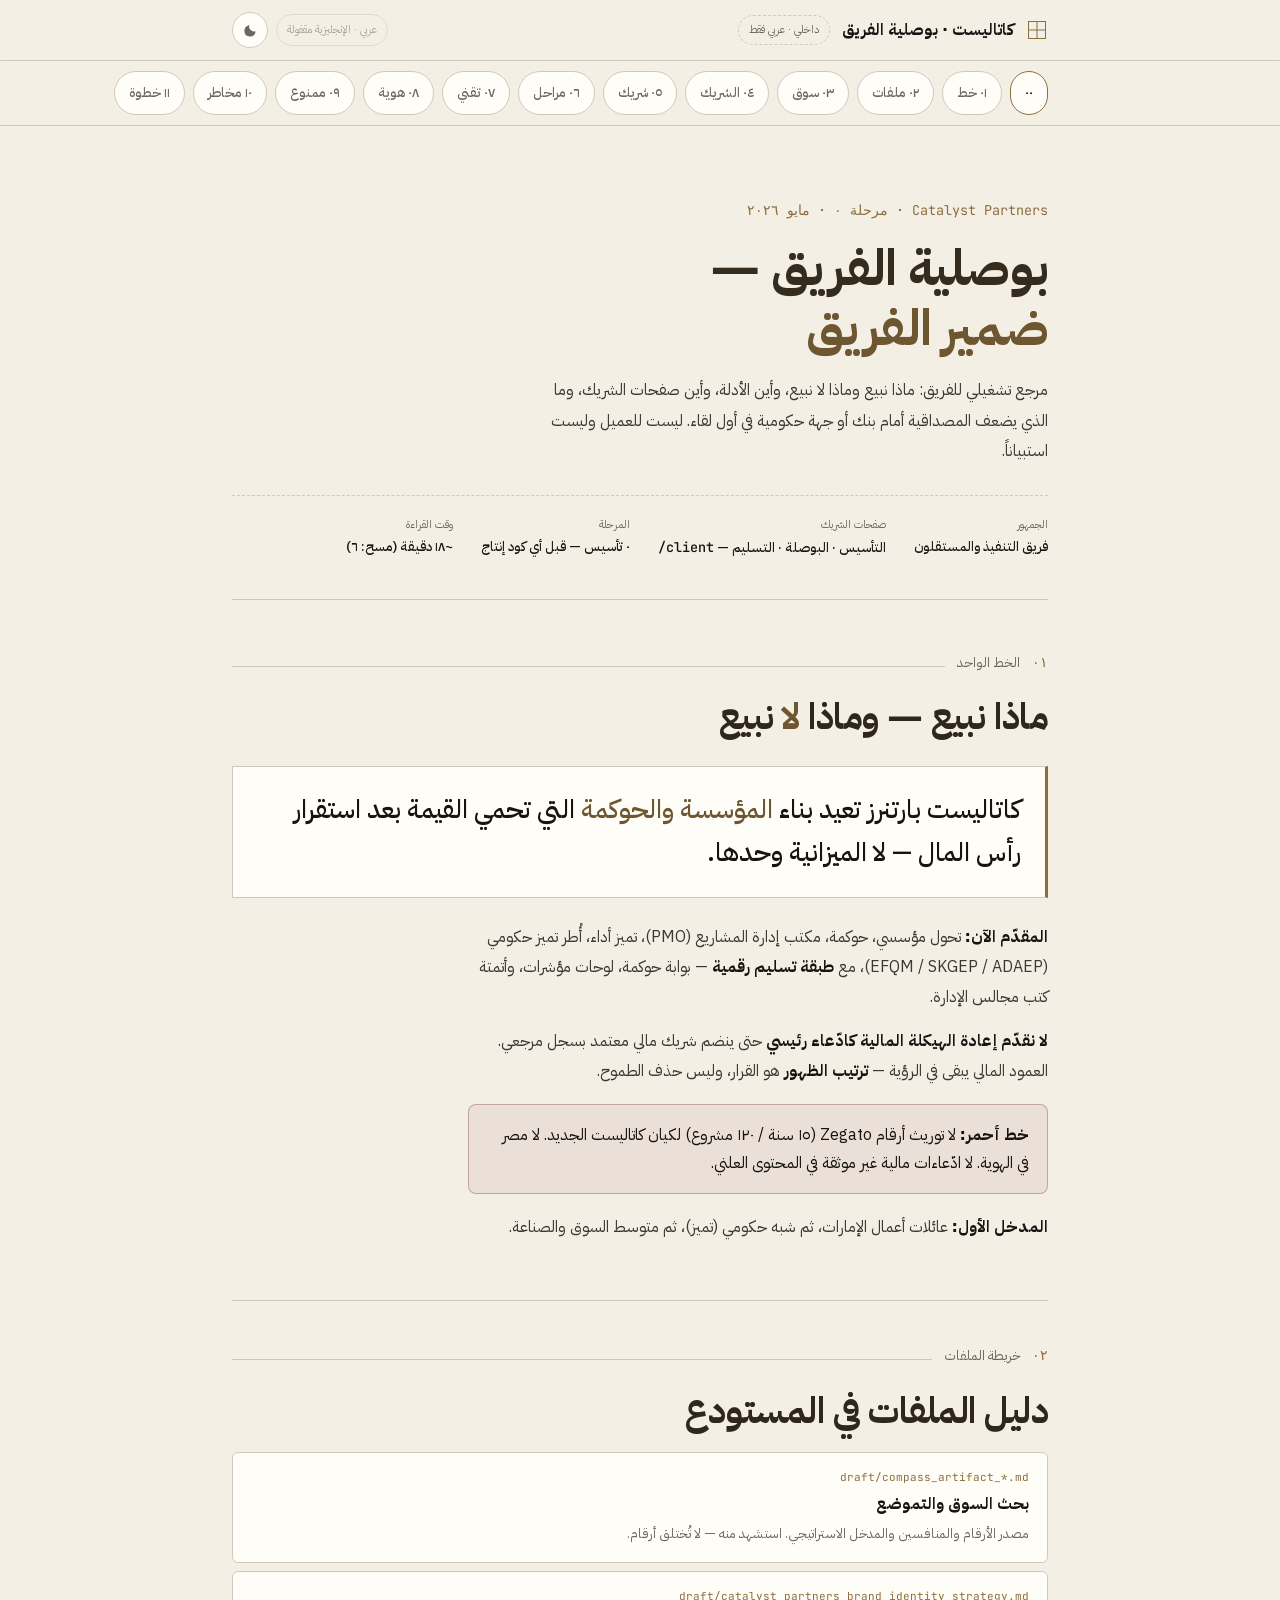
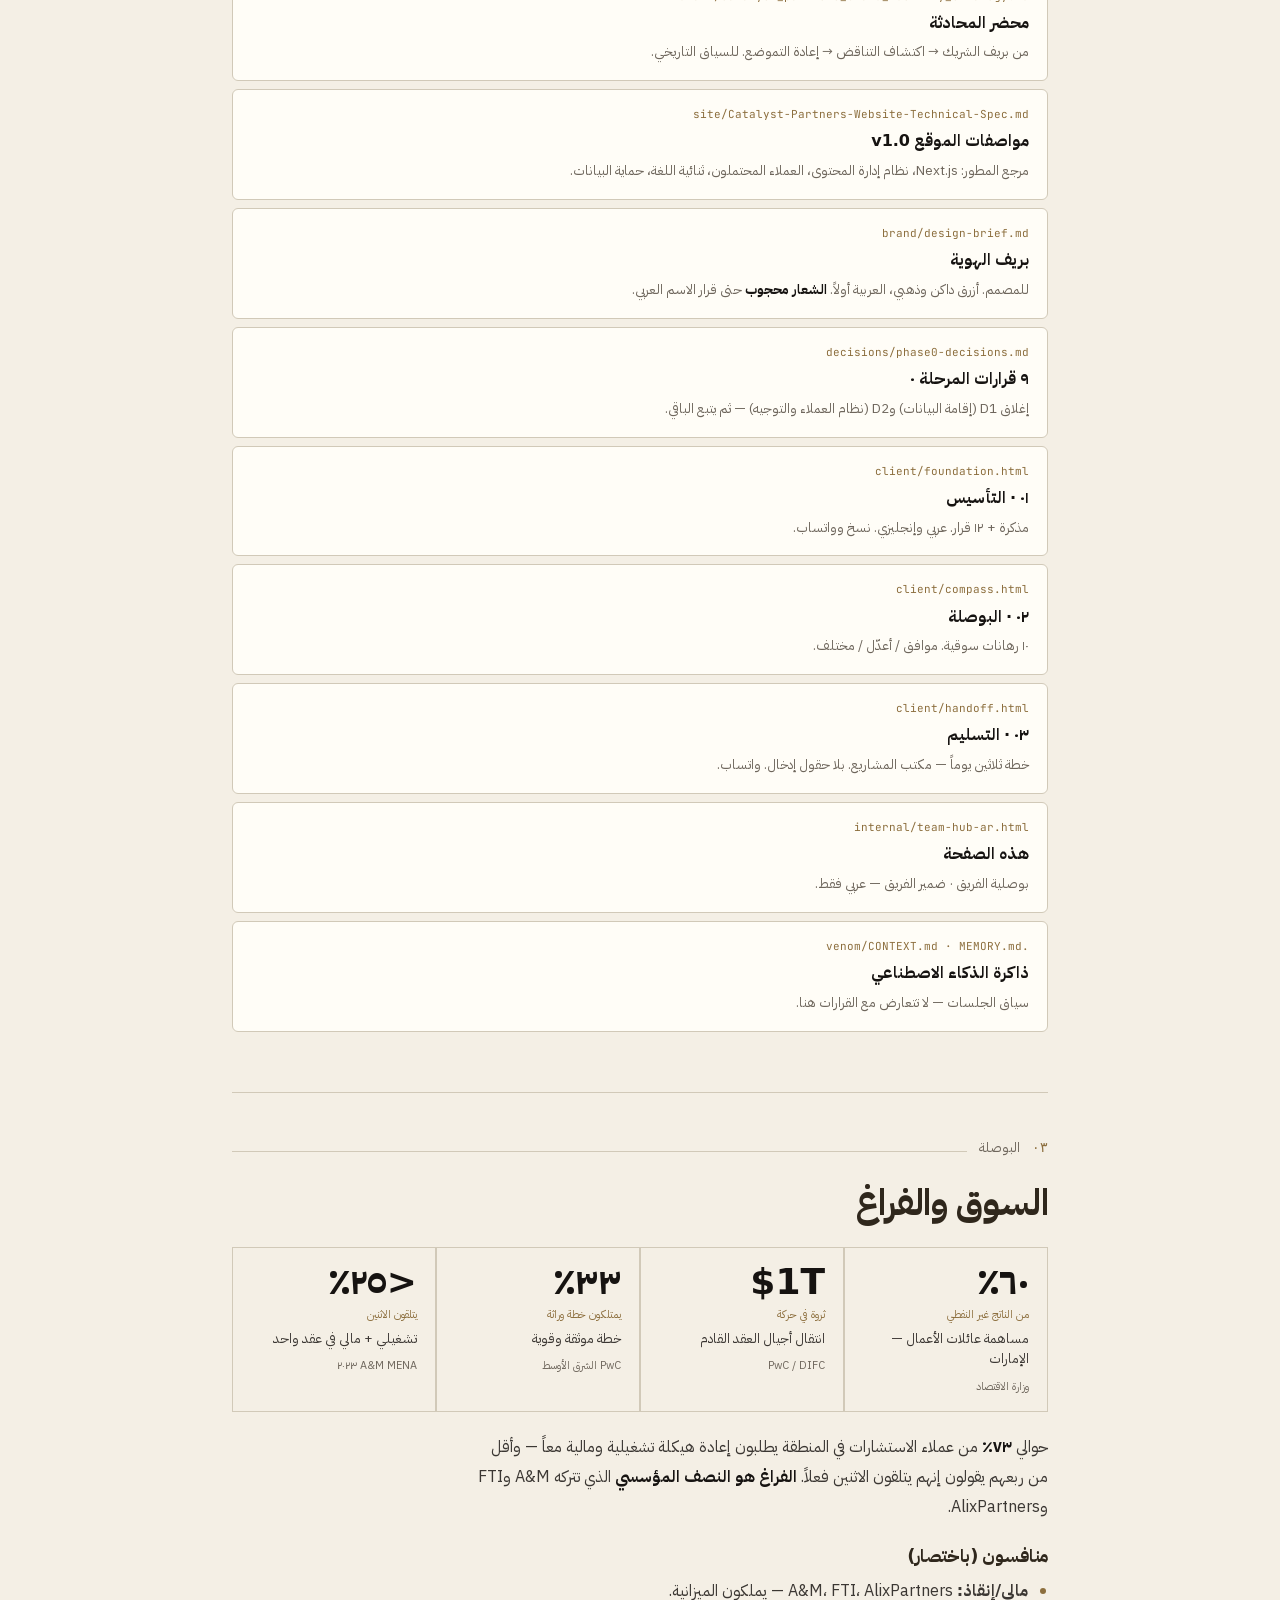
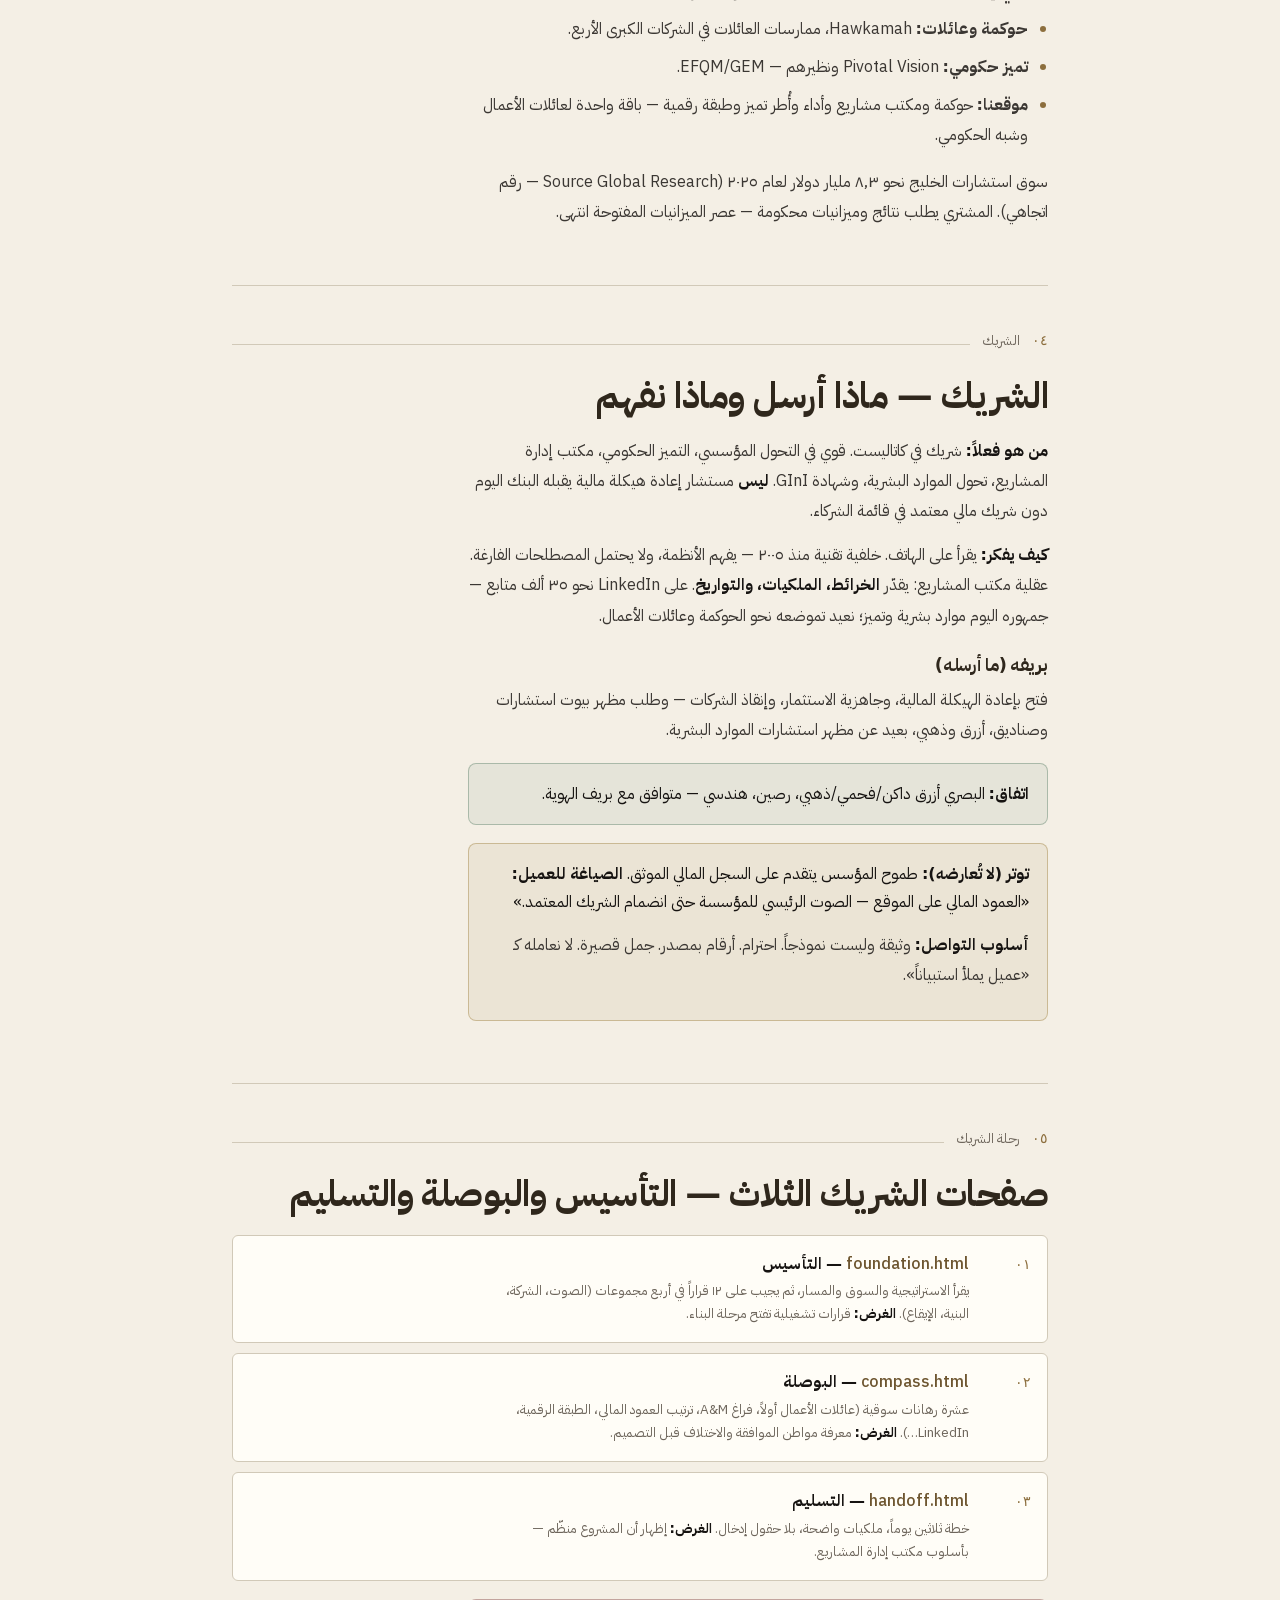
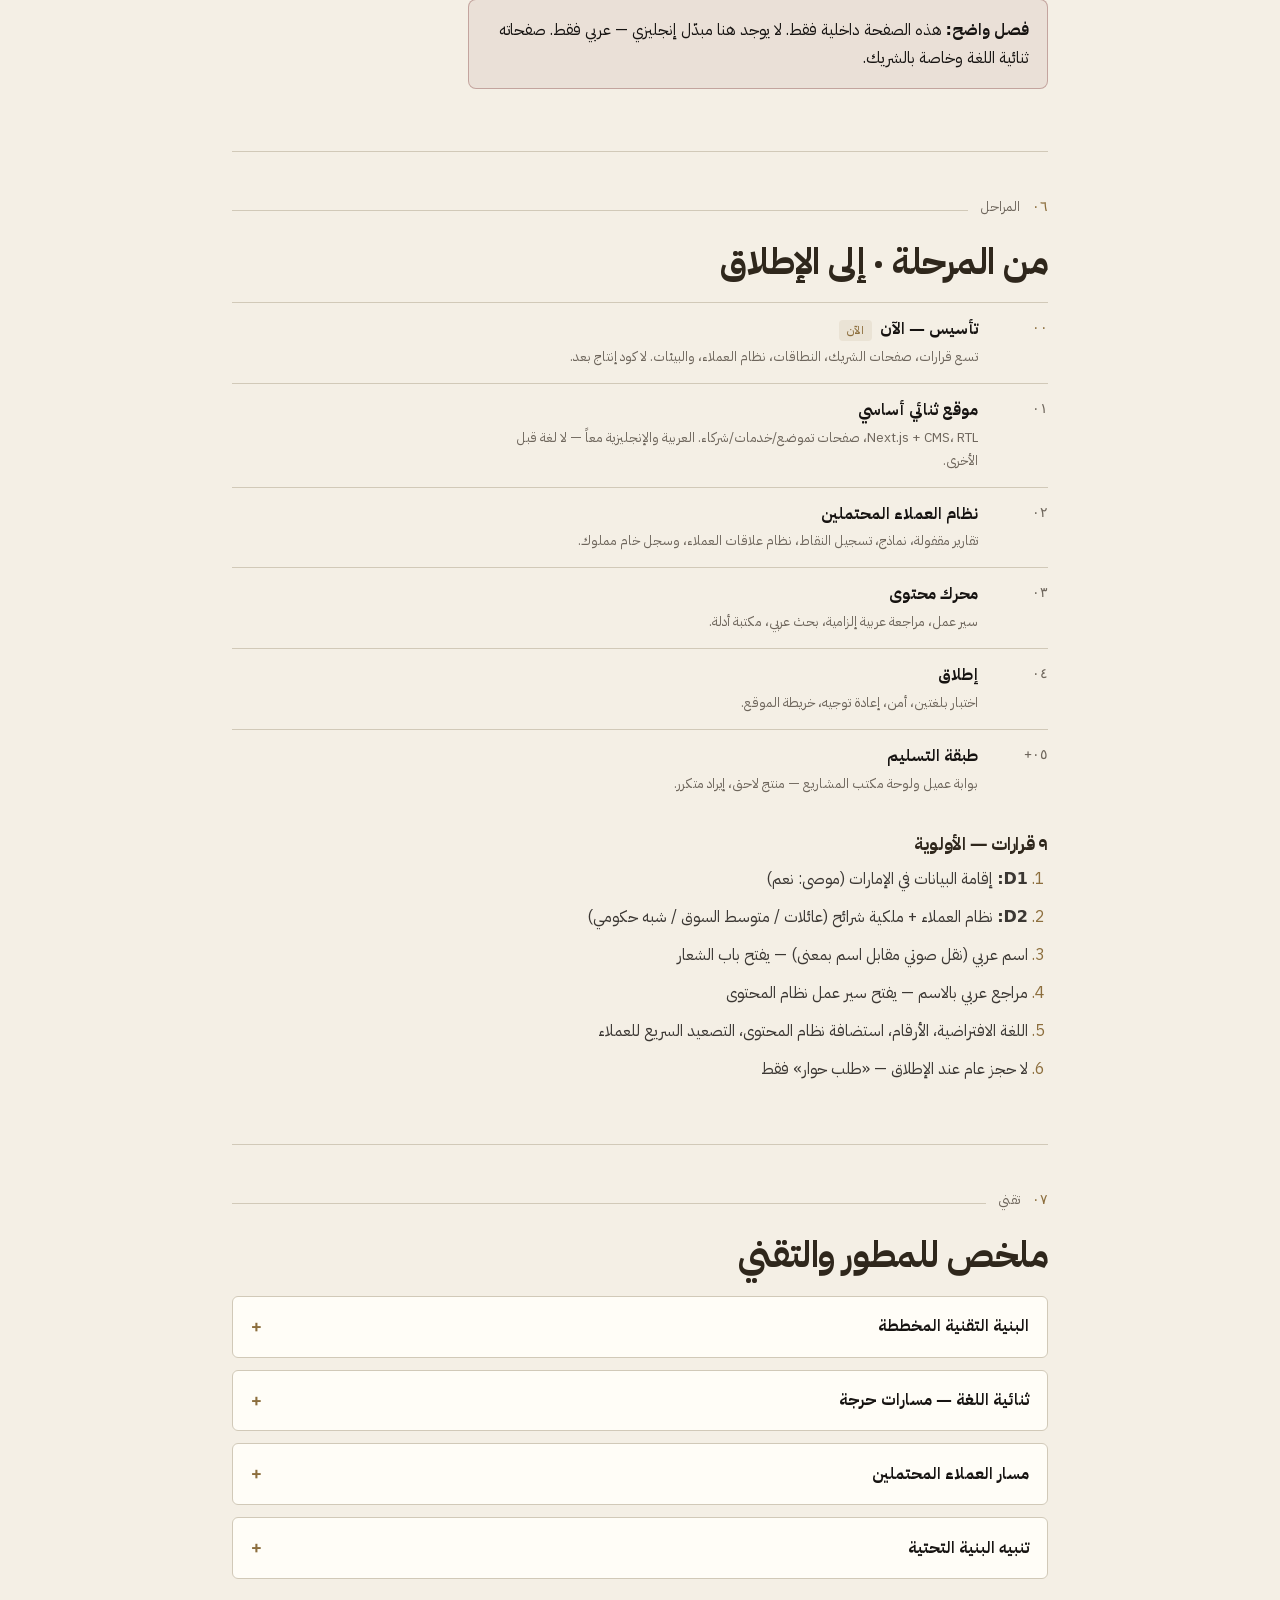
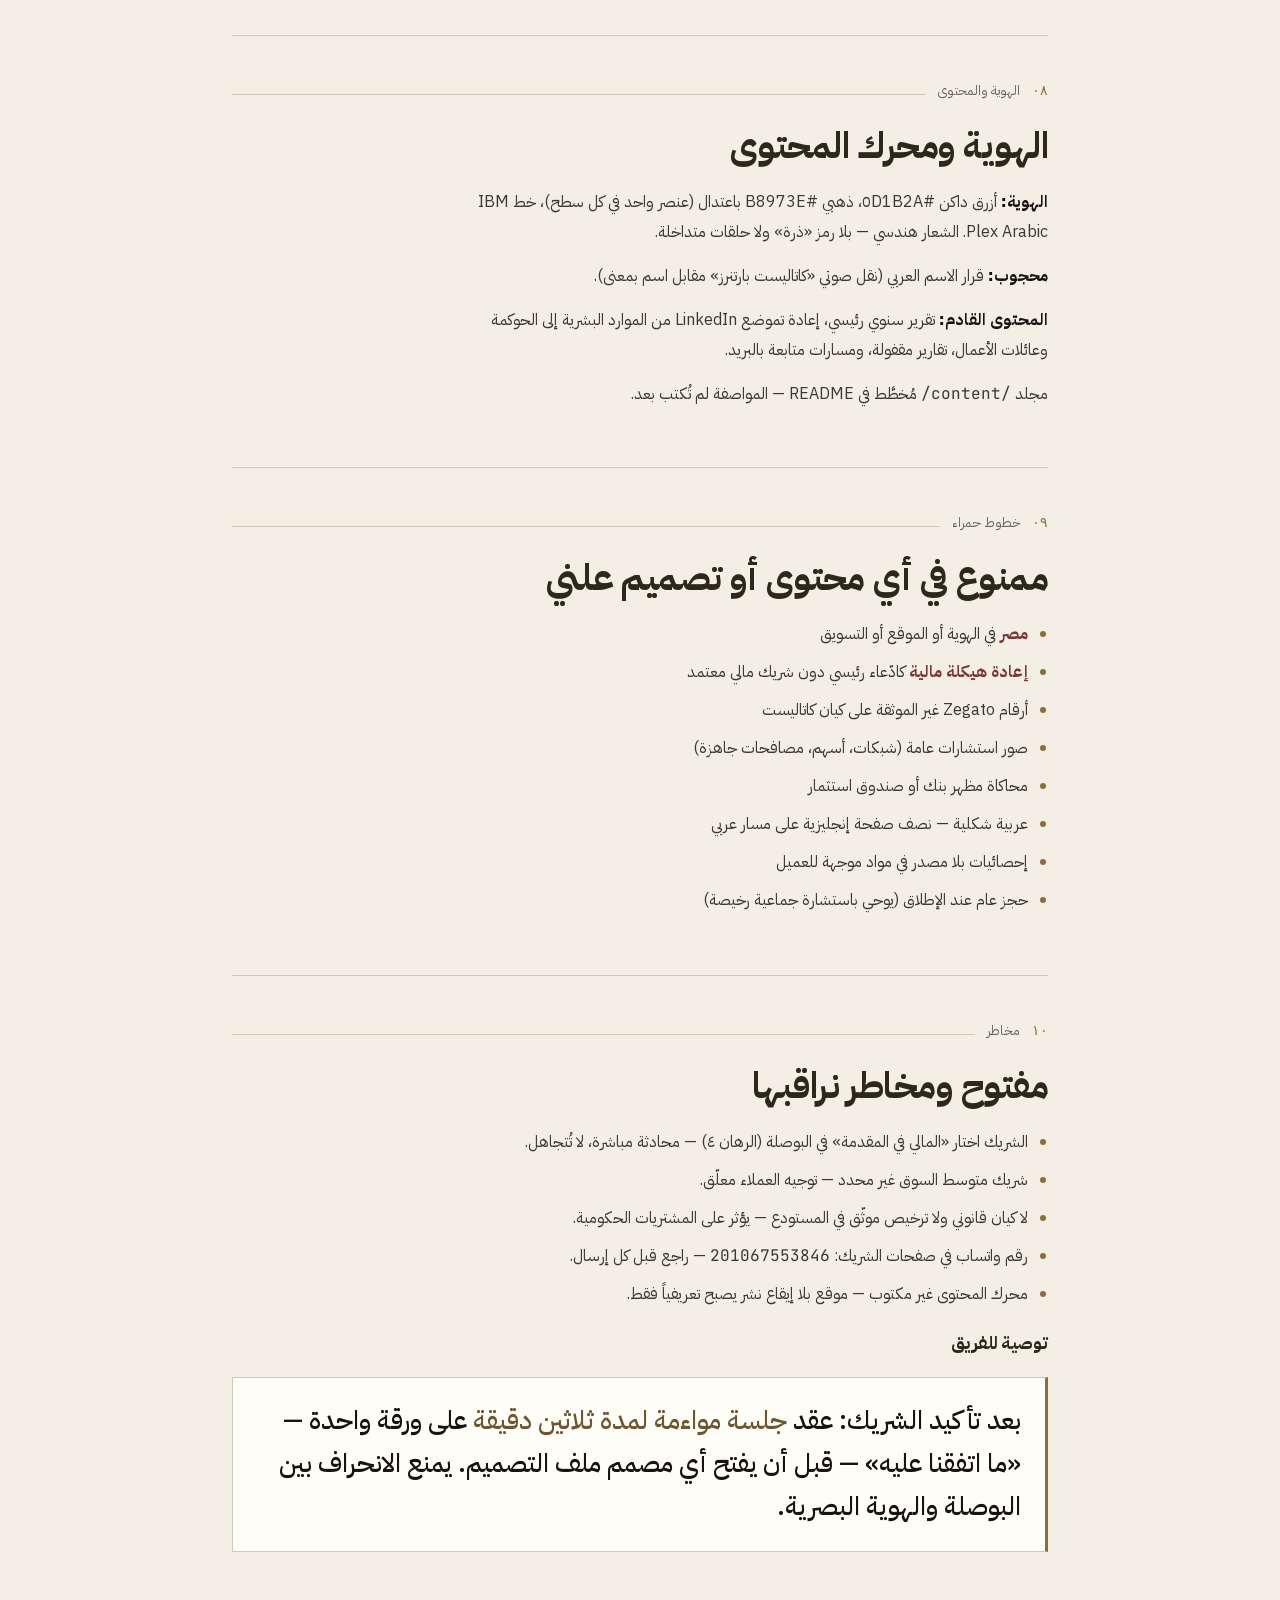
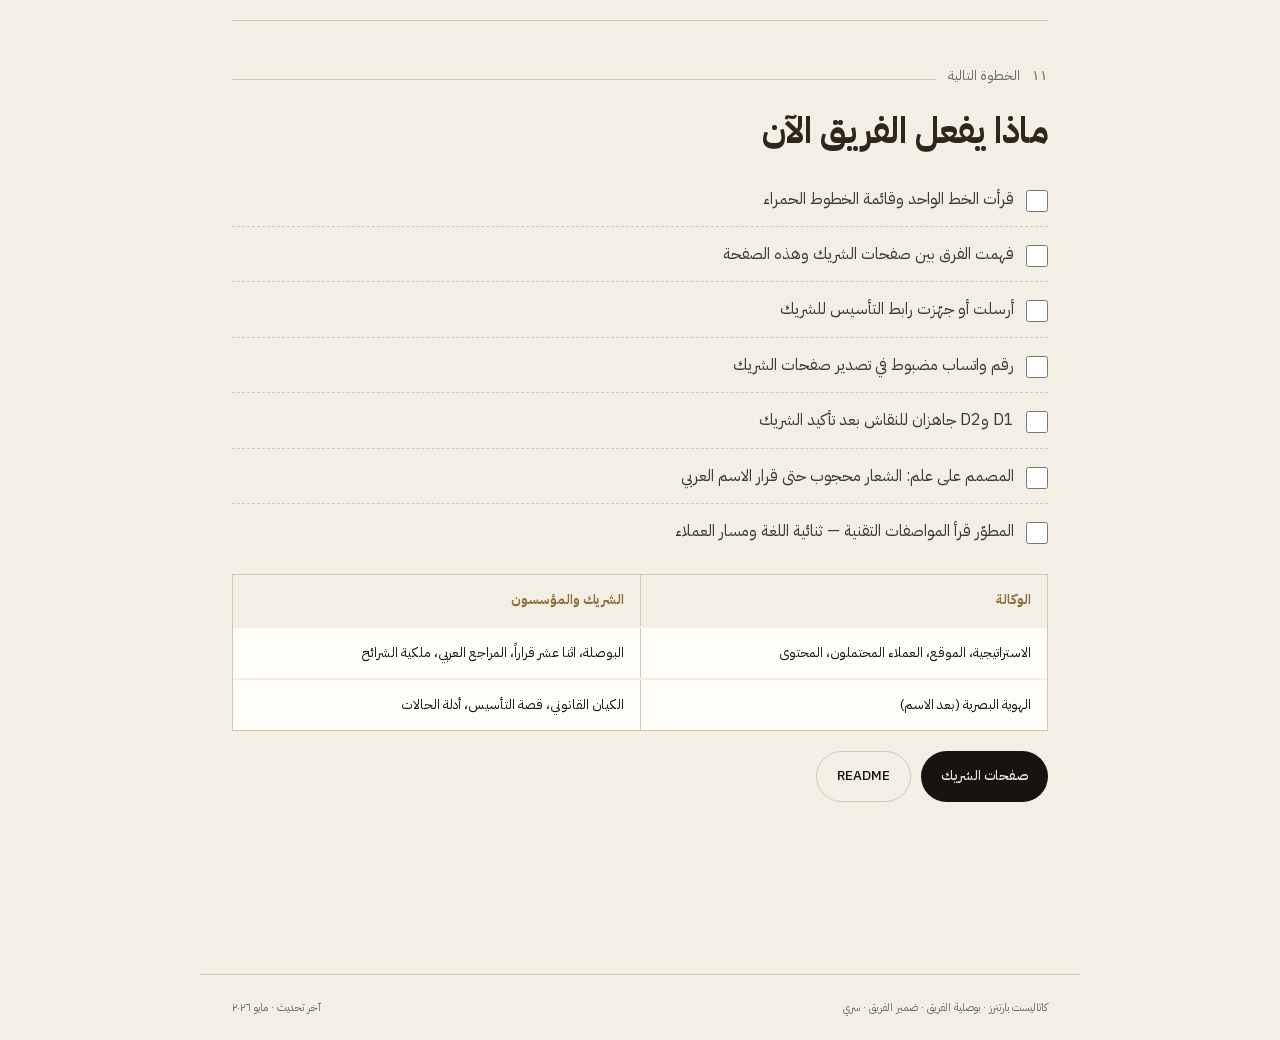
<file: internal/team-hub-ar.html>
<!doctype html>
<html lang="ar" dir="rtl">
<head>
<meta charset="utf-8" />
<meta name="viewport" content="width=device-width, initial-scale=1, viewport-fit=cover" />
<meta name="robots" content="noindex, nofollow" />
<title>كاتاليست بارتنرز — بوصلية الفريق · ضمير الفريق</title>
<script>
// Pre-paint: apply stored lang + theme so first frame is never wrong.
(function(){
  try {
    var t = localStorage.getItem("cp_theme") || "dark"; // default-dark
    document.documentElement.setAttribute("data-theme", t === "light" ? "light" : "dark");
  } catch(e){}
})();
</script>

<link rel="preload" href="../fonts/400.woff2" as="font" type="font/woff2" crossorigin />
<link rel="preload" href="../fonts/700.woff2" as="font" type="font/woff2" crossorigin />

<link rel="stylesheet" href="../site/system.css" />

<link rel="preconnect" href="https://fonts.googleapis.com" />
<link rel="preconnect" href="https://fonts.gstatic.com" crossorigin />
<link rel="stylesheet" href="https://fonts.googleapis.com/css2?family=JetBrains+Mono:wght@400&display=swap" media="print" onload="this.media='all'" />
<noscript><link rel="stylesheet" href="https://fonts.googleapis.com/css2?family=JetBrains+Mono:wght@400&display=swap" /></noscript>

<style>
/* Page-only CSS — design tokens, type scale, AR @font-face all live in site/system.css. */
html { scroll-padding-top: calc(var(--nav-h) + 16px); }

body {
  background:
    radial-gradient(1200px 600px at 80% -10%, var(--paper-2) 0%, transparent 60%),
    radial-gradient(900px 500px at -10% 110%, var(--paper-2) 0%, transparent 60%),
    var(--paper);
  min-height: 100vh;
}


  .masthead{
    position:sticky;top:0;z-index:60;
    background:color-mix(in oklab,var(--paper) 88%,transparent);
    backdrop-filter:saturate(1.2) blur(10px);
    border-bottom:1px solid var(--hair);
  }
  .masthead-row{
    max-width:var(--col-wide);margin:0 auto;padding:12px var(--sx);
    display:flex;align-items:center;justify-content:space-between;gap:12px;
  }
  .markline{display:flex;align-items:center;gap:12px;min-width:0;flex:1}
  .glyph{width:22px;height:22px;color:var(--bronze);flex-shrink:0}
  .wordmark{font-weight:600;font-size: var(--t-5);white-space:nowrap}
  .badge{
    font-size: var(--t-7);color:var(--mute);padding:5px 10px;
    border:1px dashed var(--hair);border-radius:999px;white-space:nowrap;
  }
  .controls{display:flex;align-items:center;gap:8px;flex-shrink:0}
  .lang-locked{
    font-size: var(--t-7);color:var(--mute);padding:6px 10px;
    border:1px solid var(--hair);border-radius:999px;opacity:.55;
    cursor:not-allowed;user-select:none;
  }
  .theme-btn{
    appearance:none;border:1px solid var(--hair);background:var(--card);
    color:var(--mute);cursor:pointer;border-radius:50%;
    width:36px;height:36px;display:grid;place-items:center;
  }
  .theme-btn:hover{color:var(--bronze);border-color:var(--bronze)}

  .index-bar{
    position:sticky;top:53px;z-index:55;
    background:color-mix(in oklab,var(--paper) 92%,transparent);
    border-bottom:1px solid var(--hair);
    overflow-x:auto;-webkit-overflow-scrolling:touch;
    scrollbar-width:none;
  }
  .index-bar::-webkit-scrollbar{display:none}
  .index-inner{
    max-width:var(--col-wide);margin:0 auto;padding:10px var(--sx);
    display:flex;gap:8px;min-width:min-content;
  }
  .idx{
    flex-shrink:0;font-size: var(--t-6);font-weight:500;color:var(--mute);
    text-decoration:none;padding:10px 14px;min-height:44px;
    display:inline-flex;align-items:center;
    border:1px solid var(--hair);border-radius:999px;background:var(--card);
    transition:color .15s,border-color .15s,background .15s;
  }
  .idx:hover,.idx.on{color:var(--ink);border-color:var(--bronze)}

  main{padding:40px var(--sx) 80px;max-width:var(--col-wide);margin:0 auto}
  .hero{padding:32px 0 40px;border-bottom:1px solid var(--hair);margin-bottom:8px}
  .kicker{font-family:var(--mono);font-size: var(--t-6);color:var(--bronze);margin-bottom:16px}
  .hero h1{
    font-size: var(--t-1);font-weight:700;line-height:1.2;
    margin-bottom:16px;max-width:18ch;
  }
  .hero h1 em{color:var(--bronze-2);font-style:normal;font-weight:600}
  .hero .deck{font-size: var(--t-5);color:var(--ink-2);max-width:52ch;line-height:1.9}
  .hero-meta{
    display:flex;flex-wrap:wrap;gap:16px 28px;margin-top:28px;
    padding-top:20px;border-top:1px dashed var(--hair);
  }
  .meta dt{font-size: var(--t-7);color:var(--mute);margin-bottom:4px}
  .meta dd{font-size: var(--t-6);font-weight:500}

  section{padding:44px 0;border-bottom:1px solid var(--hair)}
  section:last-of-type{border-bottom:0}
  .marker{display:flex;align-items:baseline;gap:12px;margin-bottom:20px}
  .marker .num{font-family:var(--mono);font-size: var(--t-6);color:var(--bronze)}
  .marker .label{font-size: var(--t-6);color:var(--mute)}
  .marker .rule{flex:1;height:1px;background:var(--hair)}
  h2{font-size: var(--t-2);font-weight:600;line-height:1.35;margin-bottom:16px}
  h2 em{color:var(--bronze-2);font-style:normal}
  h3{font-size: var(--t-4);font-weight:600;margin:24px 0 10px;color:var(--ink)}
  p,li{font-size: var(--t-5);color:var(--ink-2);line-height:1.88}
  p{margin-bottom:14px;max-width:58ch}
  p strong,b{color:var(--ink);font-weight:600}
  ul,ol{margin:0 0 16px;padding-inline-start:1.25em;max-width:58ch}
  li{margin-bottom:8px}
  li::marker{color:var(--bronze)}

  .pull{
    margin:24px 0;padding:22px 24px;background:var(--card);
    border:1px solid var(--hair);border-inline-start:3px solid var(--bronze);
  }
  .pull p{font-size: var(--t-3);color:var(--ink);font-weight:500;line-height:1.65;max-width:none;margin:0}
  .pull p em{color:var(--bronze-2);font-style:normal}

  .alert{
    padding:16px 18px;border-radius:8px;margin:18px 0;
    font-size: var(--t-5);line-height:1.75;max-width:58ch;
  }
  .alert.danger{background:var(--clay-bg);border:1px solid color-mix(in oklab,var(--clay) 35%,transparent);color:var(--ink)}
  .alert.warn{background:var(--ochre-bg);border:1px solid color-mix(in oklab,var(--ochre) 35%,transparent)}
  .alert.ok{background:var(--sage-bg);border:1px solid color-mix(in oklab,var(--sage) 35%,transparent)}

  .figs{
    display:grid;grid-template-columns:repeat(auto-fit,minmax(150px,1fr));
    gap:2px;margin:20px 0;background:var(--hair);border:1px solid var(--hair);
  }
  .fig{background:var(--paper);padding:16px 18px}
  .fig .n{font-size: var(--t-2);font-weight:700;line-height:1;margin-bottom:6px}
  .fig .u{font-size: var(--t-7);color:var(--bronze);margin-bottom:6px}
  .fig .t{font-size: var(--t-6);color:var(--ink-2);line-height:1.5}
  .fig .s{font-size: var(--t-7);color:var(--mute);margin-top:8px}

  .cards{display:flex;flex-direction:column;gap:8px;margin:16px 0}
  .card{
    background:var(--card);border:1px solid var(--hair);
    padding:16px 18px;border-radius:6px;
  }
  .card .path{font-family:var(--mono);font-size: var(--t-7);color:var(--bronze);margin-bottom:6px;word-break:break-all}
  .card .title{font-size: var(--t-5);font-weight:600;color:var(--ink);margin-bottom:6px}
  .card .desc{font-size: var(--t-6);color:var(--mute);line-height:1.7;margin:0}

  .own{display:grid;gap:2px;margin:16px 0;border:1px solid var(--hair)}
  .own-row{
    display:grid;grid-template-columns:1fr 1fr;
    gap:1px;background:var(--hair);
  }
  @media(max-width:520px){.own-row{grid-template-columns:1fr}}
  .own-cell{background:var(--card);padding:14px 16px;font-size: var(--t-6);line-height:1.65}
  .own-cell.hd{background:var(--paper);font-weight:600;font-size: var(--t-6);color:var(--bronze)}

  .flow{display:flex;flex-direction:column;gap:10px;margin:16px 0}
  .flow-item{
    display:grid;grid-template-columns:48px 1fr;gap:14px;
    padding:16px;background:var(--card);border:1px solid var(--hair);border-radius:6px;
  }
  .flow-item .n{font-family:var(--mono);font-size: var(--t-6);color:var(--bronze);padding-top:2px}
  .flow-item .t{font-weight:600;font-size: var(--t-5);margin-bottom:4px}
  .flow-item .d{font-size: var(--t-6);color:var(--mute);line-height:1.7;margin:0}
  .flow-item a{color:var(--bronze-2);text-decoration:none;font-weight:500}
  .flow-item a:hover{text-decoration:underline}

  .phase{padding:14px 0;border-top:1px solid var(--hair);display:grid;grid-template-columns:56px 1fr;gap:14px}
  .phase:first-child{border-top:0}
  .phase .ph{font-family:var(--mono);font-size: var(--t-6);color:var(--mute)}
  .phase.now .ph{color:var(--bronze)}
  .phase .t{font-weight:600;font-size: var(--t-5);margin-bottom:4px}
  .phase .d{font-size: var(--t-6);color:var(--mute);line-height:1.7;margin:0}
  .phase.now .t::after{
    content:"الآن";display:inline-block;margin-inline-start:8px;
    font-size: var(--t-7);color:var(--bronze);background:#8C6E3D18;
    padding:2px 8px;border-radius:4px;font-weight:500;
  }

  .scrub li{color:var(--ink-2)}
  .scrub li strong{color:var(--clay)}

  details{
    margin:12px 0;border:1px solid var(--hair);border-radius:6px;
    background:var(--card);overflow:hidden;
  }
  summary{
    padding:16px 18px;cursor:pointer;font-weight:600;font-size: var(--t-5);
    list-style:none;display:flex;justify-content:space-between;align-items:center;
    min-height:48px;
  }
  summary::-webkit-details-marker{display:none}
  summary::after{content:"+";font-family:var(--mono);color:var(--bronze);font-size:var(--t-4)}
  details[open] summary::after{content:"−"}
  .detail-body{padding:0 18px 18px;font-size: var(--t-6);color:var(--ink-2);line-height:1.8}
  .detail-body p{font-size: var(--t-6);margin-bottom:10px}

  .checklist{margin:16px 0}
  .check{
    display:flex;align-items:flex-start;gap:12px;padding:14px 0;
    border-top:1px dashed var(--hair);min-height:48px;
  }
  .check:first-child{border-top:0}
  .check input{width:22px;height:22px;margin-top:4px;accent-color:var(--bronze);flex-shrink:0}
  .check label{font-size: var(--t-5);color:var(--ink-2);line-height:1.65;cursor:pointer}
  .check input:checked + label{color:var(--mute);text-decoration:line-through;text-decoration-color:var(--hair)}

  .actions-row{display:flex;flex-wrap:wrap;gap:10px;margin-top:20px}
  .btn{
    appearance:none;border:0;cursor:pointer;padding:14px 20px;border-radius:999px;
    font-family:var(--ar);font-size: var(--t-6);font-weight:500;
    display:inline-flex;align-items:center;gap:8px;min-height:48px;
    text-decoration:none;
  }
  .btn.primary{background:var(--ink);color:var(--paper)}
  .btn.ghost{background:transparent;color:var(--ink);border:1px solid var(--hair)}

  footer{
    margin-top:48px;padding:24px var(--sx);border-top:1px solid var(--hair);
    font-size: var(--t-7);color:var(--mute);
    display:flex;justify-content:space-between;flex-wrap:wrap;gap:8px;
    max-width:var(--col-wide);margin-inline:auto;
  }

  .rev{opacity:0;transform:translateY(12px);transition:opacity .6s ease,transform .6s ease}
  .rev.in{opacity:1;transform:none}
  @media(prefers-reduced-motion:reduce){.rev{opacity:1;transform:none}*{transition:none!important}}
</style>
</head>
<body>

<header class="masthead">
  <div class="masthead-row">
    <div class="markline">
      <svg class="glyph" viewBox="0 0 22 22" fill="none" aria-hidden="true">
        <rect x="2.5" y="2.5" width="17" height="17" stroke="currentColor" stroke-width="1"/>
        <line x1="2.5" y1="11" x2="19.5" y2="11" stroke="currentColor" stroke-width="1"/>
        <line x1="11" y1="2.5" x2="11" y2="19.5" stroke="currentColor" stroke-width="1"/>
      </svg>
      <span class="wordmark">كاتاليست · بوصلية الفريق</span>
      <span class="badge">داخلي · عربي فقط</span>
    </div>
    <div class="controls">
      <span class="lang-locked" aria-disabled="true" title="هذا الملف للفريق الداخلي — العربية فقط">عربي · الإنجليزية مقفولة</span>
      <button id="theme-btn" class="theme-btn" type="button" onclick="toggleTheme()" aria-label="وضع فاتح/داكن">
        <svg id="icon-moon" width="15" height="15" viewBox="0 0 16 16" fill="currentColor"><path d="M13.5 9A6 6 0 0 1 6.5 2a.5.5 0 0 0-.62.64A6 6 0 1 0 13.36 9.62.5.5 0 0 0 13.5 9z"/></svg>
        <svg id="icon-sun" width="15" height="15" viewBox="0 0 16 16" fill="none" style="display:none"><circle cx="8" cy="8" r="3.2" stroke="currentColor" stroke-width="1.2"/><path d="M8 1v1.5M8 13.5V15M1 8h1.5M13.5 8H15" stroke="currentColor" stroke-width="1.2" stroke-linecap="round"/></svg>
      </button>
    </div>
  </div>
</header>

<nav class="index-bar" aria-label="فهرس الأقسام">
  <div class="index-inner">
    <a class="idx" href="#s00">٠٠</a>
    <a class="idx" href="#s01">٠١ خط</a>
    <a class="idx" href="#s02">٠٢ ملفات</a>
    <a class="idx" href="#s03">٠٣ سوق</a>
    <a class="idx" href="#s04">٠٤ الشريك</a>
    <a class="idx" href="#s05">٠٥ شريك</a>
    <a class="idx" href="#s06">٠٦ مراحل</a>
    <a class="idx" href="#s07">٠٧ تقني</a>
    <a class="idx" href="#s08">٠٨ هوية</a>
    <a class="idx" href="#s09">٠٩ ممنوع</a>
    <a class="idx" href="#s10">١٠ مخاطر</a>
    <a class="idx" href="#s11">١١ خطوة</a>
  </div>
</nav>

<main>

  <header class="hero rev" id="s00">
    <p class="kicker">Catalyst Partners · مرحلة ٠ · مايو ٢٠٢٦</p>
    <h1>بوصلية الفريق — <em>ضمير الفريق</em></h1>
    <p class="deck">مرجع تشغيلي للفريق: ماذا نبيع وماذا لا نبيع، وأين الأدلة، وأين صفحات الشريك، وما الذي يضعف المصداقية أمام بنك أو جهة حكومية في أول لقاء. ليست للعميل وليست استبياناً.</p>
    <dl class="hero-meta">
      <div class="meta"><dt>الجمهور</dt><dd>فريق التنفيذ والمستقلون</dd></div>
      <div class="meta"><dt>صفحات الشريك</dt><dd>التأسيس · البوصلة · التسليم — <code>client/</code></dd></div>
      <div class="meta"><dt>المرحلة</dt><dd>٠ تأسيس — قبل أي كود إنتاج</dd></div>
      <div class="meta"><dt>وقت القراءة</dt><dd>~١٨ دقيقة (مسح: ٦)</dd></div>
    </dl>
  </header>

  <section class="rev" id="s01">
    <div class="marker"><span class="num">٠١</span><span class="label">الخط الواحد</span><span class="rule"></span></div>
    <h2>ماذا نبيع — وماذا <em>لا</em> نبيع</h2>
    <div class="pull">
      <p>كاتاليست بارتنرز تعيد بناء <em>المؤسسة والحوكمة</em> التي تحمي القيمة بعد استقرار رأس المال — لا الميزانية وحدها.</p>
    </div>
    <p><strong>المقدّم الآن:</strong> تحول مؤسسي، حوكمة، مكتب إدارة المشاريع (PMO)، تميز أداء، أُطر تميز حكومي (EFQM / SKGEP / ADAEP)، مع <strong>طبقة تسليم رقمية</strong> — بوابة حوكمة، لوحات مؤشرات، وأتمتة كتب مجالس الإدارة.</p>
    <p><strong>لا نقدّم إعادة الهيكلة المالية كادّعاء رئيسي</strong> حتى ينضم شريك مالي معتمد بسجل مرجعي. العمود المالي يبقى في الرؤية — <strong>ترتيب الظهور</strong> هو القرار، وليس حذف الطموح.</p>
    <div class="alert danger"><strong>خط أحمر:</strong> لا توريث أرقام Zegato (١٥ سنة / ١٢٠ مشروع) لكيان كاتاليست الجديد. لا مصر في الهوية. لا ادّعاءات مالية غير موثقة في المحتوى العلني.</div>
    <p><strong>المدخل الأول:</strong> عائلات أعمال الإمارات، ثم شبه حكومي (تميز)، ثم متوسط السوق والصناعة.</p>
  </section>

  <section class="rev" id="s02">
    <div class="marker"><span class="num">٠٢</span><span class="label">خريطة الملفات</span><span class="rule"></span></div>
    <h2>دليل الملفات في المستودع</h2>
    <div class="cards">
      <div class="card"><div class="path">draft/compass_artifact_*.md</div><div class="title">بحث السوق والتموضع</div><p class="desc">مصدر الأرقام والمنافسين والمدخل الاستراتيجي. استشهد منه — لا تُختلق أرقام.</p></div>
      <div class="card"><div class="path">draft/catalyst_partners_brand_identity_strategy.md</div><div class="title">محضر المحادثة</div><p class="desc">من بريف الشريك → اكتشاف التناقض → إعادة التموضع. للسياق التاريخي.</p></div>
      <div class="card"><div class="path">site/Catalyst-Partners-Website-Technical-Spec.md</div><div class="title">مواصفات الموقع v1.0</div><p class="desc">مرجع المطور: Next.js، نظام إدارة المحتوى، العملاء المحتملون، ثنائية اللغة، حماية البيانات.</p></div>
      <div class="card"><div class="path">brand/design-brief.md</div><div class="title">بريف الهوية</div><p class="desc">للمصمم. أزرق داكن وذهبي، العربية أولاً. <strong>الشعار محجوب</strong> حتى قرار الاسم العربي.</p></div>
      <div class="card"><div class="path">decisions/phase0-decisions.md</div><div class="title">٩ قرارات المرحلة ٠</div><p class="desc">إغلاق D1 (إقامة البيانات) وD2 (نظام العملاء والتوجيه) — ثم يتبع الباقي.</p></div>
      <div class="card"><div class="path">client/foundation.html</div><div class="title">٠١ · التأسيس</div><p class="desc">مذكرة + ١٢ قرار. عربي وإنجليزي. نسخ وواتساب.</p></div>
      <div class="card"><div class="path">client/compass.html</div><div class="title">٠٢ · البوصلة</div><p class="desc">١٠ رهانات سوقية. موافق / أعدّل / مختلف.</p></div>
      <div class="card"><div class="path">client/handoff.html</div><div class="title">٠٣ · التسليم</div><p class="desc">خطة ثلاثين يوماً — مكتب المشاريع. بلا حقول إدخال. واتساب.</p></div>
      <div class="card"><div class="path">internal/team-hub-ar.html</div><div class="title">هذه الصفحة</div><p class="desc">بوصلية الفريق · ضمير الفريق — عربي فقط.</p></div>
      <div class="card"><div class="path">.venom/CONTEXT.md · MEMORY.md</div><div class="title">ذاكرة الذكاء الاصطناعي</div><p class="desc">سياق الجلسات — لا تتعارض مع القرارات هنا.</p></div>
    </div>
  </section>

  <section class="rev" id="s03">
    <div class="marker"><span class="num">٠٣</span><span class="label">البوصلة</span><span class="rule"></span></div>
    <h2>السوق والفراغ</h2>
    <div class="figs">
      <div class="fig"><div class="n">٦٠٪</div><div class="u">من الناتج غير النفطي</div><div class="t">مساهمة عائلات الأعمال — الإمارات</div><div class="s">وزارة الاقتصاد</div></div>
      <div class="fig"><div class="n">$1T</div><div class="u">ثروة في حركة</div><div class="t">انتقال أجيال العقد القادم</div><div class="s">PwC / DIFC</div></div>
      <div class="fig"><div class="n">٣٣٪</div><div class="u">يمتلكون خطة وراثة</div><div class="t">خطة موثقة وقوية</div><div class="s">PwC الشرق الأوسط</div></div>
      <div class="fig"><div class="n">&lt;٢٥٪</div><div class="u">يتلقون الاثنين</div><div class="t">تشغيلي + مالي في عقد واحد</div><div class="s">A&M MENA ٢٠٢٣</div></div>
    </div>
    <p>حوالي <strong>٧٣٪</strong> من عملاء الاستشارات في المنطقة يطلبون إعادة هيكلة تشغيلية ومالية معاً — وأقل من ربعهم يقولون إنهم يتلقون الاثنين فعلاً. <strong>الفراغ هو النصف المؤسسي</strong> الذي تتركه A&M وFTI وAlixPartners.</p>
    <h3>منافسون (باختصار)</h3>
    <ul>
      <li><strong>مالي/إنقاذ:</strong> A&M، FTI، AlixPartners — يملكون الميزانية.</li>
      <li><strong>حوكمة وعائلات:</strong> Hawkamah، ممارسات العائلات في الشركات الكبرى الأربع.</li>
      <li><strong>تميز حكومي:</strong> Pivotal Vision ونظيرهم — EFQM/GEM.</li>
      <li><strong>موقعنا:</strong> حوكمة ومكتب مشاريع وأداء وأُطر تميز وطبقة رقمية — باقة واحدة لعائلات الأعمال وشبه الحكومي.</li>
    </ul>
    <p>سوق استشارات الخليج نحو ٨٫٣ مليار دولار لعام ٢٠٢٥ (Source Global Research — رقم اتجاهي). المشتري يطلب نتائج وميزانيات محكومة — عصر الميزانيات المفتوحة انتهى.</p>
  </section>

  <section class="rev" id="s04">
    <div class="marker"><span class="num">٠٤</span><span class="label">الشريك</span><span class="rule"></span></div>
    <h2>الشريك — ماذا أرسل وماذا نفهم</h2>
    <p><strong>من هو فعلاً:</strong> شريك في كاتاليست. قوي في التحول المؤسسي، التميز الحكومي، مكتب إدارة المشاريع، تحول الموارد البشرية، وشهادة GInI. <strong>ليس</strong> مستشار إعادة هيكلة مالية يقبله البنك اليوم دون شريك مالي معتمد في قائمة الشركاء.</p>
    <p><strong>كيف يفكر:</strong> يقرأ على الهاتف. خلفية تقنية منذ ٢٠٠٥ — يفهم الأنظمة، ولا يحتمل المصطلحات الفارغة. عقلية مكتب المشاريع: يقدّر <strong>الخرائط، الملكيات، والتواريخ</strong>. على LinkedIn نحو ٣٥ ألف متابع — جمهوره اليوم موارد بشرية وتميز؛ نعيد تموضعه نحو الحوكمة وعائلات الأعمال.</p>
    <h3>بريفه (ما أرسله)</h3>
    <p>فتح بإعادة الهيكلة المالية، وجاهزية الاستثمار، وإنقاذ الشركات — وطلب مظهر بيوت استشارات وصناديق، أزرق وذهبي، بعيد عن مظهر استشارات الموارد البشرية.</p>
    <div class="alert ok"><strong>اتفاق:</strong> البصري أزرق داكن/فحمي/ذهبي، رصين، هندسي — متوافق مع بريف الهوية.</div>
    <div class="alert warn"><strong>توتر (لا تُعارضه):</strong> طموح المؤسس يتقدم على السجل المالي الموثق. <strong>الصياغة للعميل:</strong> «العمود المالي على الموقع — الصوت الرئيسي للمؤسسة حتى انضمام الشريك المعتمد.»</p>
    <p><strong>أسلوب التواصل:</strong> وثيقة وليست نموذجاً. احترام. أرقام بمصدر. جمل قصيرة. لا نعامله كـ «عميل يملأ استبياناً».</p>
  </section>

  <section class="rev" id="s05">
    <div class="marker"><span class="num">٠٥</span><span class="label">رحلة الشريك</span><span class="rule"></span></div>
    <h2>صفحات الشريك الثلاث — التأسيس والبوصلة والتسليم</h2>
    <div class="flow">
      <div class="flow-item">
        <span class="n">٠١</span>
        <div>
          <div class="t"><a href="../client/foundation.html">foundation.html</a> — التأسيس</div>
          <p class="d">يقرأ الاستراتيجية والسوق والمسار، ثم يجيب على ١٢ قراراً في أربع مجموعات (الصوت، الشركة، البنية، الإيقاع). <strong>الغرض:</strong> قرارات تشغيلية تفتح مرحلة البناء.</p>
        </div>
      </div>
      <div class="flow-item">
        <span class="n">٠٢</span>
        <div>
          <div class="t"><a href="../client/compass.html">compass.html</a> — البوصلة</div>
          <p class="d">عشرة رهانات سوقية (عائلات الأعمال أولاً، فراغ A&M، ترتيب العمود المالي، الطبقة الرقمية، LinkedIn…). <strong>الغرض:</strong> معرفة مواطن الموافقة والاختلاف قبل التصميم.</p>
        </div>
      </div>
      <div class="flow-item">
        <span class="n">٠٣</span>
        <div>
          <div class="t"><a href="../client/handoff.html">handoff.html</a> — التسليم</div>
          <p class="d">خطة ثلاثين يوماً، ملكيات واضحة، بلا حقول إدخال. <strong>الغرض:</strong> إظهار أن المشروع منظّم — بأسلوب مكتب إدارة المشاريع.</p>
        </div>
      </div>
    </div>
    <div class="alert danger"><strong>فصل واضح:</strong> هذه الصفحة داخلية فقط. لا يوجد هنا مبدّل إنجليزي — عربي فقط. صفحاته ثنائية اللغة وخاصة بالشريك.</div>
  </section>

  <section class="rev" id="s06">
    <div class="marker"><span class="num">٠٦</span><span class="label">المراحل</span><span class="rule"></span></div>
    <h2>من المرحلة ٠ إلى الإطلاق</h2>
    <div class="phase now">
      <span class="ph">٠٠</span>
      <div>
        <div class="t">تأسيس — الآن</div>
        <p class="d">تسع قرارات، صفحات الشريك، النطاقات، نظام العملاء، والبيئات. لا كود إنتاج بعد.</p>
      </div>
    </div>
    <div class="phase">
      <span class="ph">٠١</span>
      <div>
        <div class="t">موقع ثنائي أساسي</div>
        <p class="d">Next.js + CMS، RTL، صفحات تموضع/خدمات/شركاء. العربية والإنجليزية معاً — لا لغة قبل الأخرى.</p>
      </div>
    </div>
    <div class="phase">
      <span class="ph">٠٢</span>
      <div>
        <div class="t">نظام العملاء المحتملين</div>
        <p class="d">تقارير مقفولة، نماذج، تسجيل النقاط، نظام علاقات العملاء، وسجل خام مملوك.</p>
      </div>
    </div>
    <div class="phase">
      <span class="ph">٠٣</span>
      <div>
        <div class="t">محرك محتوى</div>
        <p class="d">سير عمل، مراجعة عربية إلزامية، بحث عربي، مكتبة أدلة.</p>
      </div>
    </div>
    <div class="phase">
      <span class="ph">٠٤</span>
      <div>
        <div class="t">إطلاق</div>
        <p class="d">اختبار بلغتين، أمن، إعادة توجيه، خريطة الموقع.</p>
      </div>
    </div>
    <div class="phase">
      <span class="ph">٠٥+</span>
      <div>
        <div class="t">طبقة التسليم</div>
        <p class="d">بوابة عميل ولوحة مكتب المشاريع — منتج لاحق، إيراد متكرر.</p>
      </div>
    </div>
    <h3>٩ قرارات — الأولوية</h3>
    <ol>
      <li><strong>D1:</strong> إقامة البيانات في الإمارات (موصى: نعم)</li>
      <li><strong>D2:</strong> نظام العملاء + ملكية شرائح (عائلات / متوسط السوق / شبه حكومي)</li>
      <li>اسم عربي (نقل صوتي مقابل اسم بمعنى) — يفتح باب الشعار</li>
      <li>مراجع عربي بالاسم — يفتح سير عمل نظام المحتوى</li>
      <li>اللغة الافتراضية، الأرقام، استضافة نظام المحتوى، التصعيد السريع للعملاء</li>
      <li>لا حجز عام عند الإطلاق — «طلب حوار» فقط</li>
    </ol>
  </section>

  <section class="rev" id="s07">
    <div class="marker"><span class="num">٠٧</span><span class="label">تقني</span><span class="rule"></span></div>
    <h2>ملخص للمطور والتقني</h2>
    <details>
      <summary>البنية التقنية المخططة</summary>
      <div class="detail-body">
        <p>Next.js · Payload CMS · Postgres (الإمارات) · معالج العملاء بدون خادم دائم · HubSpot أو Zoho · تحليلات Plausible/Matomo · Turnstile.</p>
        <p>كل مزوّد قابل للاستبدال — السجل الخام للعملاء المحتملين مملوك للعميل والوكالة.</p>
      </div>
    </details>
    <details>
      <summary>ثنائية اللغة — مسارات حرجة</summary>
      <div class="detail-body">
        <p><code>/ar</code> و<code>/en</code> · اتجاه RTL · خصائص CSS المنطقية · عناوين URL وبيانات وصفية لكل لغة · hreflang · إخفاء العربية من القائمة حتى اكتمال الترجمة · بوابة مراجعة عربية إلزامية · أرقام غربية 0123 في النص العربي (معيار الإمارات).</p>
      </div>
    </details>
    <details>
      <summary>مسار العملاء المحتملين</summary>
      <div class="detail-body">
        <p>النموذج → التحقق → النقاط → التوجيه حسب الشريحة → نظام العلاقات + السجل · من ٧٠ فأعلى تصعيد فوري · رئيس مجلس / مدير تنفيذي / مكتب عائلي يُصعَّد تلقائياً · Slack والبريد (افتراضي).</p>
      </div>
    </details>
    <details>
      <summary>تنبيه البنية التحتية</summary>
      <div class="detail-body">
        <p>تحقق من رمز منطقة AWS في الإمارات داخل <code>decisions/phase0-decisions.md</code> قبل الالتزام — لا تُنسخ رمزاً خاطئاً.</p>
      </div>
    </details>
  </section>

  <section class="rev" id="s08">
    <div class="marker"><span class="num">٠٨</span><span class="label">الهوية والمحتوى</span><span class="rule"></span></div>
    <h2>الهوية ومحرك المحتوى</h2>
    <p><strong>الهوية:</strong> أزرق داكن #0D1B2A، ذهبي #B8973E باعتدال (عنصر واحد في كل سطح)، خط IBM Plex Arabic. الشعار هندسي — بلا رمز «ذرة» ولا حلقات متداخلة.</p>
    <p><strong>محجوب:</strong> قرار الاسم العربي (نقل صوتي «كاتاليست بارتنرز» مقابل اسم بمعنى).</p>
    <p><strong>المحتوى القادم:</strong> تقرير سنوي رئيسي، إعادة تموضع LinkedIn من الموارد البشرية إلى الحوكمة وعائلات الأعمال، تقارير مقفولة، ومسارات متابعة بالبريد.</p>
    <p>مجلد <code>/content/</code> مُخطَّط في README — المواصفة لم تُكتب بعد.</p>
  </section>

  <section class="rev" id="s09">
    <div class="marker"><span class="num">٠٩</span><span class="label">خطوط حمراء</span><span class="rule"></span></div>
    <h2>ممنوع في أي محتوى أو تصميم علني</h2>
    <ul class="scrub">
      <li><strong>مصر</strong> في الهوية أو الموقع أو التسويق</li>
      <li><strong>إعادة هيكلة مالية</strong> كادّعاء رئيسي دون شريك مالي معتمد</li>
      <li>أرقام Zegato غير الموثقة على كيان كاتاليست</li>
      <li>صور استشارات عامة (شبكات، أسهم، مصافحات جاهزة)</li>
      <li>محاكاة مظهر بنك أو صندوق استثمار</li>
      <li>عربية شكلية — نصف صفحة إنجليزية على مسار عربي</li>
      <li>إحصائيات بلا مصدر في مواد موجهة للعميل</li>
      <li>حجز عام عند الإطلاق (يوحي باستشارة جماعية رخيصة)</li>
    </ul>
  </section>

  <section class="rev" id="s10">
    <div class="marker"><span class="num">١٠</span><span class="label">مخاطر</span><span class="rule"></span></div>
    <h2>مفتوح ومخاطر نراقبها</h2>
    <ul>
      <li>الشريك اختار «المالي في المقدمة» في البوصلة (الرهان ٤) — محادثة مباشرة، لا تُتجاهل.</li>
      <li>شريك متوسط السوق غير محدد — توجيه العملاء معلّق.</li>
      <li>لا كيان قانوني ولا ترخيص موثّق في المستودع — يؤثر على المشتريات الحكومية.</li>
      <li>رقم واتساب في صفحات الشريك: <code>201067553846</code> — راجع قبل كل إرسال.</li>
      <li>محرك المحتوى غير مكتوب — موقع بلا إيقاع نشر يصبح تعريفياً فقط.</li>
    </ul>
    <h3>توصية للفريق</h3>
    <div class="pull">
      <p>بعد تأكيد الشريك: عقد <em>جلسة مواءمة لمدة ثلاثين دقيقة</em> على ورقة واحدة — «ما اتفقنا عليه» — قبل أن يفتح أي مصمم ملف التصميم. يمنع الانحراف بين البوصلة والهوية البصرية.</p>
    </div>
  </section>

  <section class="rev" id="s11">
    <div class="marker"><span class="num">١١</span><span class="label">الخطوة التالية</span><span class="rule"></span></div>
    <h2>ماذا يفعل الفريق الآن</h2>
    <div class="checklist" id="checklist">
      <div class="check"><input type="checkbox" id="c1" data-k="c1" /><label for="c1">قرأت الخط الواحد وقائمة الخطوط الحمراء</label></div>
      <div class="check"><input type="checkbox" id="c2" data-k="c2" /><label for="c2">فهمت الفرق بين صفحات الشريك وهذه الصفحة</label></div>
      <div class="check"><input type="checkbox" id="c3" data-k="c3" /><label for="c3">أرسلت أو جهّزت رابط التأسيس للشريك</label></div>
      <div class="check"><input type="checkbox" id="c4" data-k="c4" /><label for="c4">رقم واتساب مضبوط في تصدير صفحات الشريك</label></div>
      <div class="check"><input type="checkbox" id="c5" data-k="c5" /><label for="c5">D1 وD2 جاهزان للنقاش بعد تأكيد الشريك</label></div>
      <div class="check"><input type="checkbox" id="c6" data-k="c6" /><label for="c6">المصمم على علم: الشعار محجوب حتى قرار الاسم العربي</label></div>
      <div class="check"><input type="checkbox" id="c7" data-k="c7" /><label for="c7">المطوّر قرأ المواصفات التقنية — ثنائية اللغة ومسار العملاء</label></div>
    </div>
    <div class="own">
      <div class="own-row">
        <div class="own-cell hd">الوكالة</div>
        <div class="own-cell hd">الشريك والمؤسسون</div>
      </div>
      <div class="own-row">
        <div class="own-cell">الاستراتيجية، الموقع، العملاء المحتملون، المحتوى</div>
        <div class="own-cell">البوصلة، اثنا عشر قراراً، المراجع العربي، ملكية الشرائح</div>
      </div>
      <div class="own-row">
        <div class="own-cell">الهوية البصرية (بعد الاسم)</div>
        <div class="own-cell">الكيان القانوني، قصة التأسيس، أدلة الحالات</div>
      </div>
    </div>
    <div class="actions-row">
      <a class="btn primary" href="../client/foundation.html">صفحات الشريك</a>
      <a class="btn ghost" href="../README.md">README</a>
    </div>
  </section>

</main>

<footer>
  <span>كاتاليست بارتنرز · بوصلية الفريق · ضمير الفريق · سري</span>
  <span>آخر تحديث · مايو ٢٠٢٦</span>
</footer>

<script>
  let dark = matchMedia('(prefers-color-scheme: dark)').matches;
  function applyTheme(){
    document.documentElement.setAttribute('data-theme', dark ? 'dark' : 'light');
    document.getElementById('icon-moon').style.display = dark ? 'none' : 'block';
    document.getElementById('icon-sun').style.display = dark ? 'block' : 'none';
  }
  function toggleTheme(){ dark = !dark; applyTheme(); }
  applyTheme();

  const io = new IntersectionObserver(entries => {
    entries.forEach(e => { if (e.isIntersecting) e.target.classList.add('in'); });
  }, { threshold: 0.08, rootMargin: '0px 0px -6% 0px' });
  document.querySelectorAll('.rev').forEach(el => io.observe(el));

  const idxLinks = [...document.querySelectorAll('.idx')];
  const sections = idxLinks.map(a => document.querySelector(a.getAttribute('href'))).filter(Boolean);
  const ioNav = new IntersectionObserver(entries => {
    entries.forEach(e => {
      if (!e.isIntersecting) return;
      const id = '#' + e.target.id;
      idxLinks.forEach(a => a.classList.toggle('on', a.getAttribute('href') === id));
    });
  }, { rootMargin: '-45% 0px -45% 0px', threshold: 0 });
  sections.forEach(s => ioNav.observe(s));

  const KEY = 'catalyst-team-check';
  const saved = JSON.parse(localStorage.getItem(KEY) || '{}');
  document.querySelectorAll('.check input').forEach(inp => {
    if (saved[inp.dataset.k]) { inp.checked = true; }
    inp.addEventListener('change', () => {
      saved[inp.dataset.k] = inp.checked;
      localStorage.setItem(KEY, JSON.stringify(saved));
    });
  });
</script>
</body>
</html>
</file>
<file: site/system.css>
/* ────────────────────────────────────────────────────────────────────
 * Catalyst Partners — System
 * One source of truth for tokens, type scale, font loading.
 * Paths in url() resolve relative to THIS file (/site/system.css).
 * ──────────────────────────────────────────────────────────────────── */

/* AR — three weights only (400 body · 500 emphasis · 700 display). */
@font-face {
	font-family: "IBM Plex Sans Arabic";
	font-weight: 400;
	font-style: normal;
	font-display: swap;
	src: url("../fonts/400.woff2") format("woff2");
}
@font-face {
	font-family: "IBM Plex Sans Arabic";
	font-weight: 500;
	font-style: normal;
	font-display: swap;
	src: url("../fonts/500.woff2") format("woff2");
}
@font-face {
	font-family: "IBM Plex Sans Arabic";
	font-weight: 700;
	font-style: normal;
	font-display: swap;
	src: url("../fonts/700.woff2") format("woff2");
}

/* ────────────────────────────────────────────────────────────────────
 * Tokens — dark is the base (private night-read dossier).
 * Light is an explicit opt-in via [data-theme="light"].
 * ──────────────────────────────────────────────────────────────────── */

:root {
	/* Surface ladder — paper warms toward bronze, never neutral gray. */
	--paper: #141210;
	--paper-2: #1c1916;
	--card: #1e1b17;
	--ink: #ede8df;
	--ink-2: #b8b0a4;
	--mute: #7a7166;
	--mute-3: color-mix(in oklab, var(--mute) 50%, transparent);
	--hair: #2e2a25;
	--rule: #ffffff0a;

	/* WhatsApp */
	--wa: #25d366;
	--wa-2: #1ebe57;

	/* Bronze — the brand axis. */
	--bronze: #a8854d;
	--bronze-2: #c49a58;

	/* Status — tuned into the bronze family, not stock RYG.
     sage (agree) · ochre (refine) · clay (disagree).
     Background variants are 8% alpha — readable on paper without shouting. */
	--sage: #6f9d80;
	--sage-bg: #6f9d8014;
	--ochre: #c49a58;
	--ochre-bg: #c49a5814;
	--clay: #b07060;
	--clay-bg: #b0706014;

	/* Type families — AR is its own var so EN stack never bleeds into RTL. */
	--serif: "Instrument Serif", ui-serif, Georgia, "Times New Roman", serif;
	--sans:
		"Inter Tight", ui-sans-serif, system-ui, -apple-system, "Segoe UI", Roboto,
		sans-serif;
	--mono: "JetBrains Mono", ui-monospace, "SF Mono", Menlo, Consolas, monospace;
	--ar:
		"IBM Plex Sans Arabic", ui-sans-serif, system-ui, "Segoe UI", sans-serif;

	/* ─── Type scale — bilingual, single source of truth ───
     Latin 1.250 (major third), display dialled wider.
     AR overrides below: Arabic renders ~5% taller at same px, so we
     dial AR down a notch at every step to match optical weight. */
	--t-display: clamp(40px, 6.4vw, 64px); /* masthead, hero number */
	--t-1: clamp(32px, 5vw, 50px); /* h1 */
	--t-2: clamp(24px, 3.4vw, 36px); /* h2 / page lead */
	--t-3: clamp(20px, 2.4vw, 26px); /* h3, sub-lead */
	--t-4: 18px; /* body-large */
	--t-5: 16px; /* body */
	--t-6: 13.5px; /* small, meta */
	--t-7: 11px; /* micro, eyebrow */

	/* Rhythm */
	--lh-tight: 1.12;
	--lh-snug: 1.28;
	--lh-prose: 1.55;
	--lh-loose: 1.7;
	--track-display: -0.015em;
	--track-prose: 0;
	--track-micro: 0.08em;

	/* Layout — measure tuned for AR (50–70ch) */
	--col: min(640px, 92vw);
	--col-wide: min(880px, 94vw);
	--sx: clamp(18px, 4vw, 32px); /* section spacing */
	--nav-h: 56px;
	--ease: cubic-bezier(0.2, 0.7, 0.2, 1);
}

/* AR optical adjustments — applied via [lang=ar] so EN content inside an AR page
   (and vice-versa) keeps its own scale. */
:where([lang="ar"]) {
	--t-display: clamp(36px, 5.6vw, 56px);
	--t-1: clamp(28px, 4.4vw, 44px);
	--t-2: clamp(22px, 3vw, 32px);
	--t-3: clamp(19px, 2.2vw, 24px);
	--t-4: 17.5px;
	--t-5: 15.5px;
	--t-6: 13px;
	--t-7: 11px;
	--lh-tight: 1.2;
	--lh-snug: 1.4;
	--lh-prose: 1.75;
	--lh-loose: 1.9;
	--track-display: 0; /* AR doesn't tighten the way Latin does */
	--track-micro: 0.04em;
}

/* Light theme — opt-in. Inverts the surface ladder, keeps bronze identity. */
[data-theme="light"] {
	--paper: #f4efe5;
	--paper-2: #ebe5d6;
	--card: #fffdf7; /* brighter — cards read clearly on warm cream paper */
	--ink: #161311;
	--ink-2: #3b3733;
	--mute: #6e665c;
	--hair: #d1c9b8;
	--rule: #1614120f;
	--bronze: #8c6e3d;
	--bronze-2: #6e5630;
	/* Status — darker variants for paper background */
	--sage: #3d6b52;
	--sage-bg: #3d6b5214;
	--ochre: #8c6a1e;
	--ochre-bg: #8c6a1e14;
	--clay: #7a3535;
	--clay-bg: #7a353514;
}

/* ────────────────────────────────────────────────────────────────────
 * Defaults — set once, never again per page.
 * ──────────────────────────────────────────────────────────────────── */

*,
*::before,
*::after {
	box-sizing: border-box;
	margin: 0;
	padding: 0;
}

html {
	background: var(--paper);
	color: var(--ink);
	-webkit-text-size-adjust: 100%;
	text-size-adjust: 100%;
}

body {
	font-family: var(--sans);
	font-size: var(--t-5);
	line-height: var(--lh-prose);
	letter-spacing: var(--track-prose);
	font-feature-settings: "kern", "liga", "calt";
	font-synthesis: none; /* never fake bold/italic while loading */
	-webkit-font-smoothing: antialiased;
	-moz-osx-font-smoothing: grayscale;
	text-rendering: optimizeLegibility;
}

/* AR root — when the document is AR, swap the default sans for AR family. */
:where([lang="ar"]) body,
:where([lang="ar"]) {
	font-family: var(--ar);
	/* AR doesn't track; reset any inherited tracking. */
	letter-spacing: 0;
}

/* Headings inherit from scale; weight stays editorial (500, not 600/700)
   except on display where we go 700. */
h1,
h2,
h3,
h4,
h5,
h6 {
	font-weight: 500;
	line-height: var(--lh-tight);
	letter-spacing: var(--track-display);
}

/* Numerics — tabular for any data context. */
code,
kbd,
samp,
.mono,
[data-mono] {
	font-family: var(--mono);
	font-variant-numeric: tabular-nums;
}

/* Selection — bronze, matches brand axis. */
::selection {
	background: var(--bronze);
	color: var(--paper);
}

/* Reduced motion — respect the system. */
@media (prefers-reduced-motion: reduce) {
	*,
	*::before,
	*::after {
		animation-duration: 0.01ms !important;
		animation-iteration-count: 1 !important;
		transition-duration: 0.01ms !important;
		scroll-behavior: auto !important;
	}
}

/* ────────────────────────────────────────────────────────────────────
 * Utility classes — keep narrow; this is a system file not a framework.
 * ──────────────────────────────────────────────────────────────────── */

.t-display {
	font-size: var(--t-display);
	line-height: var(--lh-tight);
	letter-spacing: var(--track-display);
	font-weight: 700;
}
.t-1 {
	font-size: var(--t-1);
	line-height: var(--lh-tight);
	letter-spacing: var(--track-display);
}
.t-2 {
	font-size: var(--t-2);
	line-height: var(--lh-snug);
}
.t-3 {
	font-size: var(--t-3);
	line-height: var(--lh-snug);
}
.t-4 {
	font-size: var(--t-4);
	line-height: var(--lh-prose);
}
.t-5 {
	font-size: var(--t-5);
	line-height: var(--lh-prose);
}
.t-6 {
	font-size: var(--t-6);
	line-height: var(--lh-prose);
	color: var(--mute);
}
.t-7 {
	font-size: var(--t-7);
	line-height: var(--lh-snug);
	letter-spacing: var(--track-micro);
	text-transform: uppercase;
	color: var(--mute);
}

.serif {
	font-family: var(--serif);
}
.ar {
	font-family: var(--ar);
}
.mono {
	font-family: var(--mono);
	font-variant-numeric: tabular-nums;
}

/* ────────────────────────────────────────────────────────────────────
 * Light theme AR — heading warmth.
 * Plain #161311 on cream is readable but flat. A bronze-tinted ink adds the
 * character the dark theme gets for free from its warm surface hierarchy.
 * ──────────────────────────────────────────────────────────────────── */
html[data-theme="light"][lang="ar"] h1,
html[data-theme="light"][lang="ar"] h2:not([data-show="en"]),
html[data-theme="light"][lang="ar"] h3 {
	color: color-mix(in oklab, var(--ink) 76%, var(--bronze));
}
html[data-theme="light"][lang="ar"] .hero h1 {
	color: color-mix(in oklab, var(--ink) 70%, var(--bronze));
}

/* ────────────────────────────────────────────────────────────────────
 * Focus-visible — keyboard accessibility.
 * ──────────────────────────────────────────────────────────────────── */
:focus-visible {
	outline: 2px solid var(--bronze);
	outline-offset: 3px;
	border-radius: 3px;
}
:focus:not(:focus-visible) {
	outline: none;
}
</file>
